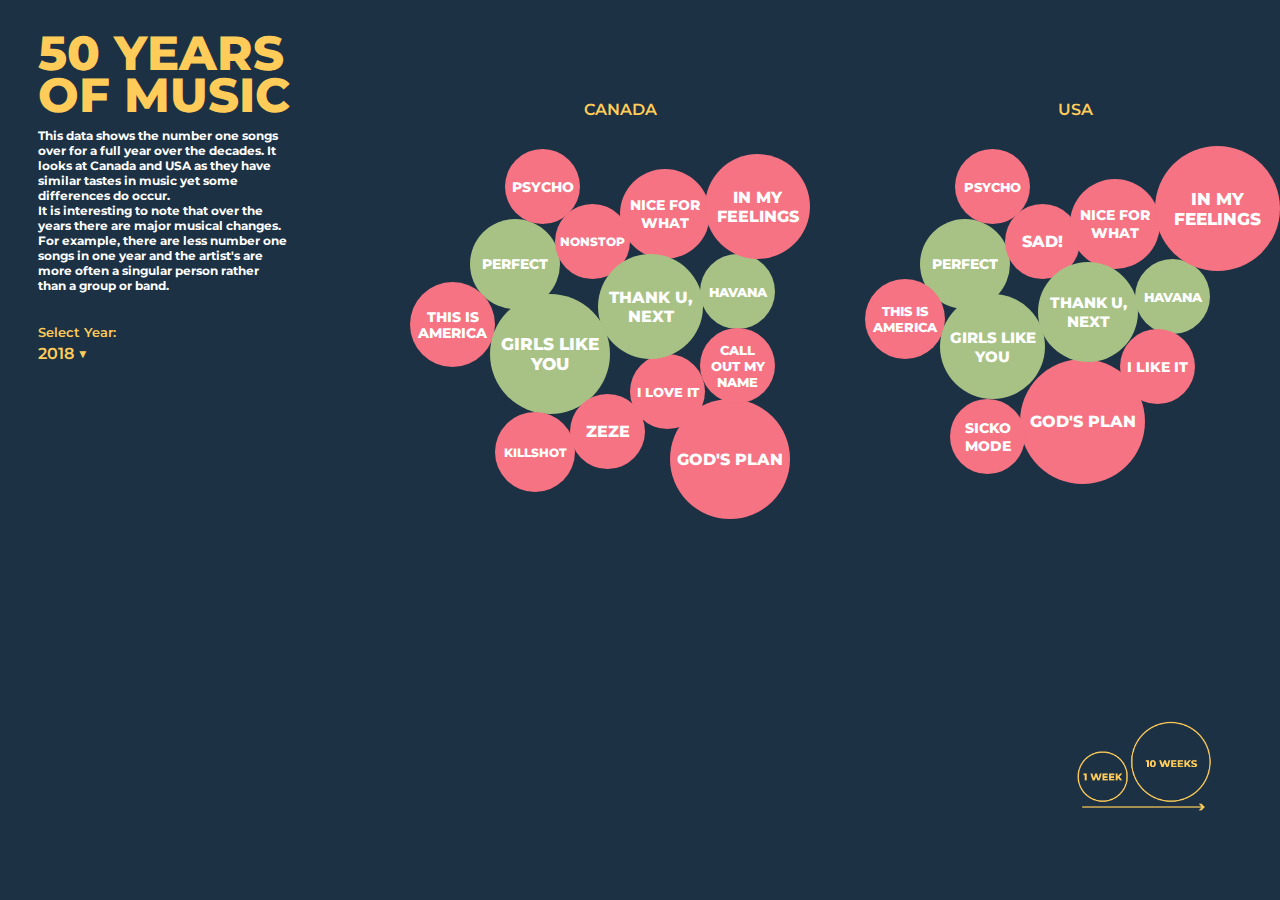
<file: index.html>
<!DOCTYPE HTML>
<html>

<head>
    <meta charset="uft-8">
    <title>50 YEARS OF MUSIC</title>
    <link rel="stylesheet" type="text/css" href="css/styles.css">
    <link href="https://fonts.googleapis.com/css?family=Montserrat:300,400,500,500i,600,700,800,900" rel="stylesheet">

</head>



<body class="background">


    <div>
        <h1 class="title">50 YEARS OF MUSIC</h1>
    </div>

    <div>
        <h6 class="blurb">
            This data shows the number one songs over for a full year over the decades. It looks at Canada and USA as they have similar tastes in music yet some differences do occur. <br> It is interesting to note that over the years there are major musical changes. For example, there are less number one songs in one year and the artist's are more often a singular person rather than a group or band.</h6>
    </div>

    <h6 class="selectyear">Select Year:</h6>
    
    <div class="dropdown">
        <a class="years">
            2018 &#9660;
        </a>
        <div class="dropdown-content">
            <a href="index.html">
                <p>2018</p>
            </a>
            <a href="2010.html">
                <p>2010</p>
            </a>
            <a href="2000.html">
                <p>2000</p>
            </a>
            <a href="1990.html">
                <p>1990</p>
            </a>
            <a href="1980.html">
                <p>1980</p>
            </a>
            <a href="1970.html">
                <p>1970</p>
            </a></div>

    </div>


    <div>
        <img class="scale" src="Images/Scale%202.png" alt="Scale showing that the bigger the circle the more weeks the song has been number one">
    </div>

    <div>
        <img class="colourscale" src="Images/Colour%20Scale%205.png" alt="scale showing different colours represent different genres">
    </div>






    <div>
        <div class="contcan">
            <div>
                <h3 class="country">CANADA</h3>
            </div>
            <span class="circle1 circle" onclick="action1();">
                <a class="songs">PERFECT</a>
            </span>
            <span class="circle2 circle" onclick="action2();">
                <a class="songs">HAVANA</a>
            </span>
            <span class="circle3 circle">
                <a class="songs">GOD'S PLAN</a>
            </span>
            <span class="circle4 circle">
                <a class="songs">CALL<br> OUT MY <br>NAME </a>
            </span>
            <span class="circle5 circle">
                <a class="songs">NICE FOR WHAT</a>
            </span>
            <span class="circle6 circle">
                <a class="songs">PSYCHO</a>
            </span>
            <span class="circle7 circle">
                <a class="songs">THIS IS AMERICA</a>
            </span>
            <span class="circle8 circle">
                <a class="songs">GIRLS LIKE YOU </a>
            </span>
            <span class="circle9 circle">
                <a class="songs">NONSTOP</a>
            </span>
            <span class="circle10 circle" onclick="action3();">
                <a class="songs">IN MY FEELINGS</a>
            </span>
            <span class="circle11 circle">
                <a class="songs">I LOVE IT</a>
            </span>
            <span class="circle12 circle">
                <a class="songs">KILLSHOT</a>
            </span>
            <span class="circle13 circle">
                <a class="songs">ZEZE</a>
            </span>
            <span class="circle14 circle">
                <a class="songs">THANK U, NEXT </a>
            </span>
        </div>




        <div class="contusa">
            <div>
                <h3 class="country">USA</h3>
            </div>
            <span class="circle1 circle" onclick="action1();">
                <a class="songs">PERFECT</a>
            </span>
            <span class="circle16 circle" onclick="action2();">
                <a class="songs">HAVANA</a>
            </span>
            <span class="circle17 circle">
                <a class="songs">GOD'S PLAN</a>
            </span>
            <span class="circle18 circle">
                <a class="songs">I LIKE IT</a>
            </span>
            <span class="circle19 circle">
                <a class="songs">NICE FOR WHAT</a>
            </span>
            <span class="circle20 circle">
                <a class="songs">PSYCHO</a>
            </span>
            <span class="circle21 circle">
                <a class="songs">THIS IS AMERICA</a>
            </span>
            <span class="circle22 circle">
                <a class="songs">GIRLS LIKE YOU </a>
            </span>
            <span class="circle23 circle">
                <a class="songs">SAD!</a>
            </span>
            <span class="circle24 circle" onclick="action4();">
                <a class="songs">IN MY FEELINGS</a>
            </span>
            <span class="circle25 circle">
                <a class="songs">THANK U, NEXT</a>
            </span>
            <span class="circle26 circle">
                <a class="songs">SICKO MODE</a>
            </span>
        </div>

    </div>


    <div id="info1">
        <div class="songtitle genrepop">Perfect</div>
        <div class="infobox">
            <h6>ARTIST: Ed Sheeran <br> ALBUM: Divide <br> SONG RELEASE DATE: September 26, 2017 <br> WEEKS #1: January 3-20, 2018 <br> WEEKS TOTAL: 4 <br> Click <a href="https://www.youtube.com/watch?v=2Vv-BfVoq4g">HERE</a> for music video
                <img class="play" src="Images/Divide%202.png">
                
                <img class="album" alt="album art for Ed Sheeran's album Divide" src="Images/Divide.jpg">
            </h6>
        </div>
    </div>

    <div id="info2">
        <div class="songtitle genrepop">Havana</div>
        <div class="infobox">
            <h6>ARTIST: Camila Cabello feat. Young Thug <br> RELEASE DATE: August 3, 2017 <br>ALBUM: Camila <br> WEEKS #1: January 27, 2018 <br> WEEKS TOTAL: 1 <br> Click <a href="https://www.youtube.com/watch?v=BQ0mxQXmLsk">HERE</a> for music video
                <img class="play" src="Images/Camila%202.png">
                
                <img class="album" alt="album art for Camila Cabello's Camilo" src="Images/Camila.jpg">
            </h6>
        </div>
    </div>
    
    <div id="info3">
        <div class="songtitle genrehiphop">In My Feelings</div>
        <div class="infobox">
            <h6>ARTIST: Drake <br> RELEASE DATE: July 14, 2018 <br>ALBUM: Scorpion <br> WEEKS #1: July 21- September 1, 2018<br> WEEKS TOTAL: 7 <br> Click <a href="https://www.youtube.com/watch?v=DRS_PpOrUZ4">HERE</a> for music video
                <img class="play" src="Images/Scorpion%202.png">
                
                <img class="album" alt="album art for Drake's Scorpion" src="Images/Scorpion.png">
            </h6>
        </div>
    </div>
    
     <div id="info4">
         <div class="songtitle genrehiphop">In My Feelings
         </div>
        <div class="infobox">
            <h6>ARTIST: Drake <br> RELEASE DATE: July 14, 2018 <br>ALBUM: Scorpion <br> WEEKS #1: July 21- September 22, 2018<br> WEEKS TOTAL: 11 <br> Click <a href="https://www.youtube.com/watch?v=DRS_PpOrUZ4">HERE</a> for music video
                <img class="play" src="Images/Scorpion%202.png">
                
                <img class="album" alt="album art for Drake's Scorpion" src="Images/Scorpion.png">
            </h6>
        </div>
    </div>


    <script>
        function action1() {
            var x = document.getElementById("info1");
            if (x.style.display === "none") {
                x.style.display = "block";
            } else {
                x.style.display = "none";
            }

        }

        function action2() {
            var x = document.getElementById("info2");
            if (x.style.display === "none") {
                x.style.display = "block";
            } else {
                x.style.display = "none";
            }

        }
        
        function action3() {
            var x = document.getElementById("info3");
            if (x.style.display === "none") {
                x.style.display = "block";
            } else {
                x.style.display = "none";
            }

        }
        
        function action4() {
            var x = document.getElementById("info4");
            if (x.style.display === "none") {
                x.style.display = "block";
            } else {
                x.style.display = "none";
            }

        }
    </script>
</body>
    
    
</html>
</file>
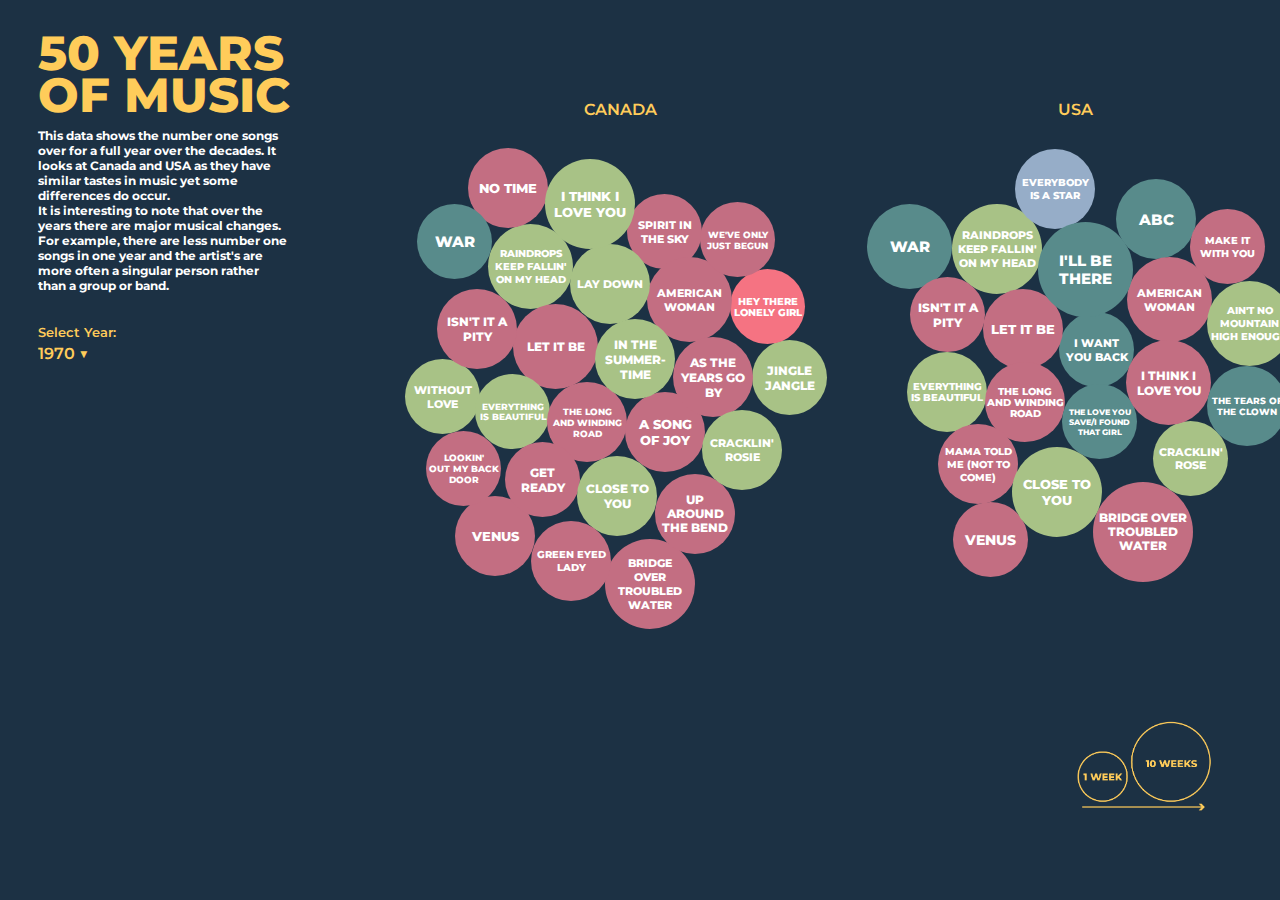
<file: 1970.html>
<!DOCTYPE HTML>
<html>

<head>
    <meta charset="uft-8">
    <title>50 YEARS OF MUSIC</title>
    <link rel="stylesheet" type="text/css" href="css/styles1970.css">
    <link href="https://fonts.googleapis.com/css?family=Montserrat:300,400,500,500i,600,700,800,900" rel="stylesheet">

</head>

<body class="background">


    <div>
        <h1 class="title">50 YEARS OF MUSIC</h1>
    </div>

    <div>
        <h6 class="blurb">
            This data shows the number one songs over for a full year over the decades. It looks at Canada and USA as they have similar tastes in music yet some differences do occur. <br> It is interesting to note that over the years there are major musical changes. For example, there are less number one songs in one year and the artist's are more often a singular person rather than a group or band.</h6>
    </div>

    <h6 class="selectyear">Select Year:</h6>

    <div class="dropdown">
        <a class="years">
            1970 &#9660;
        </a>
        <div class="dropdown-content">
            <a href="index.html">
                <p>2018</p>
            </a>
            <a href="2010.html">
                <p>2010</p>
            </a>
            <a href="2000.html">
                <p>2000</p>
            </a>
            <a href="1990.html">
                <p>1990</p>
            </a>
            <a href="1980.html">
                <p>1980</p>
            </a>
            <a href="1970.html">
                <p>1970</p>
            </a></div>

    </div>


    <div>
        <img class="scale" src="Images/Scale%202.png" alt="Scale showing that the bigger the circle the more weeks the song has been number one">
    </div>

    <div>
        <img class="colourscale" src="Images/Colour%20Scale%205.png" alt="scale showing different colours represent different genres">
    </div>






    <div>
        <div class="contcan">
            <div>
                <h3 class="country">CANADA</h3>
            </div>
            <span class="circle1 circle">
                <a class="songs">RAINDROPS KEEP FALLIN' ON MY HEAD</a>
            </span>
            <span class="circle2 circle">
                <a class="songs">JINGLE JANGLE</a>
            </span>
            <span class="circle3 circle">
                <a class="songs">VENUS</a>
            </span>
            <span class="circle4 circle">
                <a class="songs">WITHOUT LOVE</a>
            </span>
            <span class="circle5 circle">
                <a class="songs">HEY THERE LONELY GIRL</a>
            </span>
            <span class="circle6 circle">
                <a class="songs">NO TIME</a>
            </span>
            <span class="circle7 circle">
                <a class="songs">BRIDGE <br>OVER TROUBLED WATER</a>
            </span>
            <span class="circle8 circle" onclick="action2();">
                <a class="songs">LET IT BE</a>
            </span>
            <span class="circle9 circle" onclick="action1();">
                <a class="songs">SPIRIT IN THE SKY</a>
            </span>
            <span class="circle10 circle" onclick="action4();">
                <a class="songs">AMERICAN WOMAN</a>
            </span>
            <span class="circle11 circle">
                <a class="songs">UP <br>AROUND THE BEND</a>
            </span>
            <span class="circle12 circle">
                <a class="songs">EVERYTHING <br> IS BEAUTIFUL</a>
            </span>
            <span class="circle13 circle">
                <a class="songs">THE LONG <br>AND WINDING ROAD</a>
            </span>
            <span class="circle14 circle">
                <a class="songs">GET <br>READY</a>
            </span>
            <span class="circle15 circle">
                <a class="songs">LAY DOWN</a>
            </span>
            <span class="circle16 circle">
                <a class="songs">A SONG<br>OF JOY</a>
            </span>
            <span class="circle17 circle">
                <a class="songs">CLOSE TO YOU</a>
            </span>
            <span class="circle18 circle">
                <a class="songs">AS THE YEARS GO BY</a>
            </span>
            <span class="circle19 circle">
                <a class="songs">IN THE SUMMER- <br>TIME</a>
            </span>
            <span class="circle20 circle">
                <a class="songs">WAR</a>
            </span>
            <span class="circle21 circle">
                <a class="songs">LOOKIN' <br>OUT MY BACK DOOR</a>
            </span>
            <span class="circle22 circle">
                <a class="songs">CRACKLIN' ROSIE</a>
            </span>
            <span class="circle23 circle">
                <a class="songs">GREEN EYED LADY</a>
            </span>
            <span class="circle24 circle">
                <a class="songs">WE'VE ONLY JUST BEGUN</a>
            </span>
            <span class="circle25 circle">
                <a class="songs">I THINK I LOVE YOU</a>
            </span>
            <span class="circle26 circle">
                <a class="songs">ISN'T IT A PITY</a>
            </span>
        </div>




        <div class="contusa">
            <div>
                <h3 class="country">USA</h3>
            </div>
            <span class="circle27 circle">
                <h6 class="songs">RAINDROPS KEEP FALLIN' ON MY HEAD</h6>
            </span>
            <span class="circle28 circle">
                <h6 class="songs">I WANT <br>YOU BACK</h6>
            </span>
            <span class="circle29 circle">
                <h6 class="songs">VENUS</h6>
            </span>
            <span class="circle30 circle">
                <h6 class="songs">EVERYBODY <br>IS A STAR</h6>
            </span>
            <span class="circle31 circle">
                <h6 class="songs">BRIDGE OVER TROUBLED WATER</h6>
            </span>
            <span class="circle32 circle" onclick="action3();">
                <h6 class="songs">LET IT BE</h6>
            </span>
            <span class="circle33 circle">
                <h6 class="songs">ABC</h6>
            </span>
            <span class="circle34 circle" onclick="action4();">
                <h6 class="songs">AMERICAN WOMAN</h6>
            </span>
            <span class="circle35 circle">
                <h6 class="songs">EVERYTHING <br>IS BEAUTIFUL</h6>
            </span>
            <span class="circle36 circle">
                <h6 class="songs">THE LONG <br>AND WINDING ROAD</h6>
            </span>
            <span class="circle37 circle">
                <h6 class="songs">THE LOVE YOU SAVE/I FOUND THAT GIRL</h6>
            </span>
            <span class="circle38 circle">
                <h6 class="songs">MAMA TOLD ME (NOT TO COME)</h6>
            </span>
            <span class="circle39 circle">
                <h6 class="songs">CLOSE TO YOU</h6>
            </span>
            <span class="circle40 circle">
                <h6 class="songs">MAKE IT WITH YOU</h6>
            </span>
            <span class="circle41 circle">
                <h6 class="songs">WAR</h6>
            </span>
            <span class="circle42 circle">
                <h6 class="songs">AIN'T NO MOUNTAIN HIGH ENOUGH</h6>
            </span>
            <span class="circle43 circle">
                <h6 class="songs">CRACKLIN' ROSE</h6>
            </span>
            <span class="circle44 circle">
                <h6 class="songs">I'LL BE THERE</h6>
            </span>
            <span class="circle45 circle">
                <h6 class="songs">I THINK I LOVE YOU</h6>
            </span>
            <span class="circle46 circle">
                <h6 class="songs">THE TEARS OF THE CLOWN</h6>
            </span>
            <span class="circle47 circle">
                <h6 class="songs">ISN'T IT A PITY</h6>
            </span>
        </div>

    </div>


    <div id="info1">
        <div class="songtitle genrerock">Spirit in the Sky</div>
        <div class="infobox">
            <h6>ARTIST: Norman Greenbaum<br> RELEASE DATE: (late 1969) <br>ALBUM: Spirit in the Sky<br> WEEKS #1: May 2, 1970<br> WEEKS TOTAL: 1 <br> Click <a href="https://www.youtube.com/watch?v=AZQxH_8raCI">HERE</a> for music video

                <img id="pausePlay" onclick="play()" class="play" src="Images/Spirit_Play.png">
<!--                <img class="pause" src="Images/Spirit_Pause.png">-->

                <img class="album" alt="album art for Norman Greenbaum's album Spirit in the Sky" src="Images/Spirit%20in%20the%20Sky.jpg">

                <audio>
                    <source src="audio/Spirit_trimmed.mp3" type="audio/mp3">
                </audio>

            </h6>
        </div>
    </div>

    <div id="info2">
        <div class="songtitle genrerock">Let it Be</div>
        <div class="infobox">
            <h6>ARTIST: The Beatles<br> RELEASE DATE: March 6, 1970 <br>ALBUM: Let it Be<br> WEEKS #1: April 11-25, 1970<br> WEEKS TOTAL: 3 <br> Click <a href="https://www.youtube.com/watch?v=ky-CCvwn1is">HERE</a> for music video
                <img class="play" src="Images/Let%20it%20Be%202.png">

                <img class="album" alt="album art for The Beatles album Let it Be" src="Images/Let%20it%20Be.jpg">
            </h6>
        </div>
    </div>

    <div id="info3">
        <div class="songtitle genrerock">Let it Be</div>
        <div class="infobox">
            <h6>ARTIST: The Beatles<br> RELEASE DATE: March 6, 1970 <br>ALBUM: Let it Be<br> WEEKS #1: April 11-18, 1970<br> WEEKS TOTAL: 2 <br> Click <a href="https://www.youtube.com/watch?v=ky-CCvwn1is">HERE</a> for music video
                <img class="play" src="Images/Let%20it%20Be%202.png">

                <img class="album" alt="album art for The Beatles album Let it Be" src="Images/Let%20it%20Be.jpg">
            </h6>
        </div>
    </div>

    <div id="info4">
        <div class="songtitle genrerock">American Woman</div>
        <div class="infobox">
            <h6>ARTIST: Guess Who<br> RELEASE DATE: March, 1970 <br>ALBUM: American Woman<br> WEEKS #1: May 9-23, 1970<br> WEEKS TOTAL: 3 <br> Click <a href="https://www.youtube.com/watch?v=gkqfpkTTy2w">HERE</a> for music video
                <img class="play" src="Images/American%20Woman%202.png">

                <img class="album" alt="album art for Guess Who's album American Woman" src="Images/American%20Woman.jpg">
            </h6>
        </div>
    </div>


    <script>
        var audio = new Audio('audio/Spirit_trimmed.mp3');
        var playing = false;
        var pausePlay = document.getElementById("pausePlay");

console.log("Javascript loaded");
        
        function action1() {
            var x = document.getElementById("info1");
            if (x.style.display === "none") {
                x.style.display = "block";
            } else {
                x.style.display = "none";
            }

        }

        function action2() {
            var x = document.getElementById("info2");
            if (x.style.display === "none") {
                x.style.display = "block";
            } else {
                x.style.display = "none";
            }

        }

        function action3() {
            var x = document.getElementById("info3");
            if (x.style.display === "none") {
                x.style.display = "block";
            } else {
                x.style.display = "none";
            }

        }

        function action4() {
            var x = document.getElementById("info4");
            if (x.style.display === "none") {
                x.style.display = "block";
            } else {
                x.style.display = "none";
            }

        }

        function play() {

            if (playing == false) {

                audio.play();

                playing = true;

                pausePlay.src = "Images/Spirit_Pause.png";
                

            } else if (playing == true) {

                audio.pause();

                playing = false;

                pausePlay.src = "Images/Spirit_Play.png";



            }


        }

    </script>
</body>

</html>
</file>
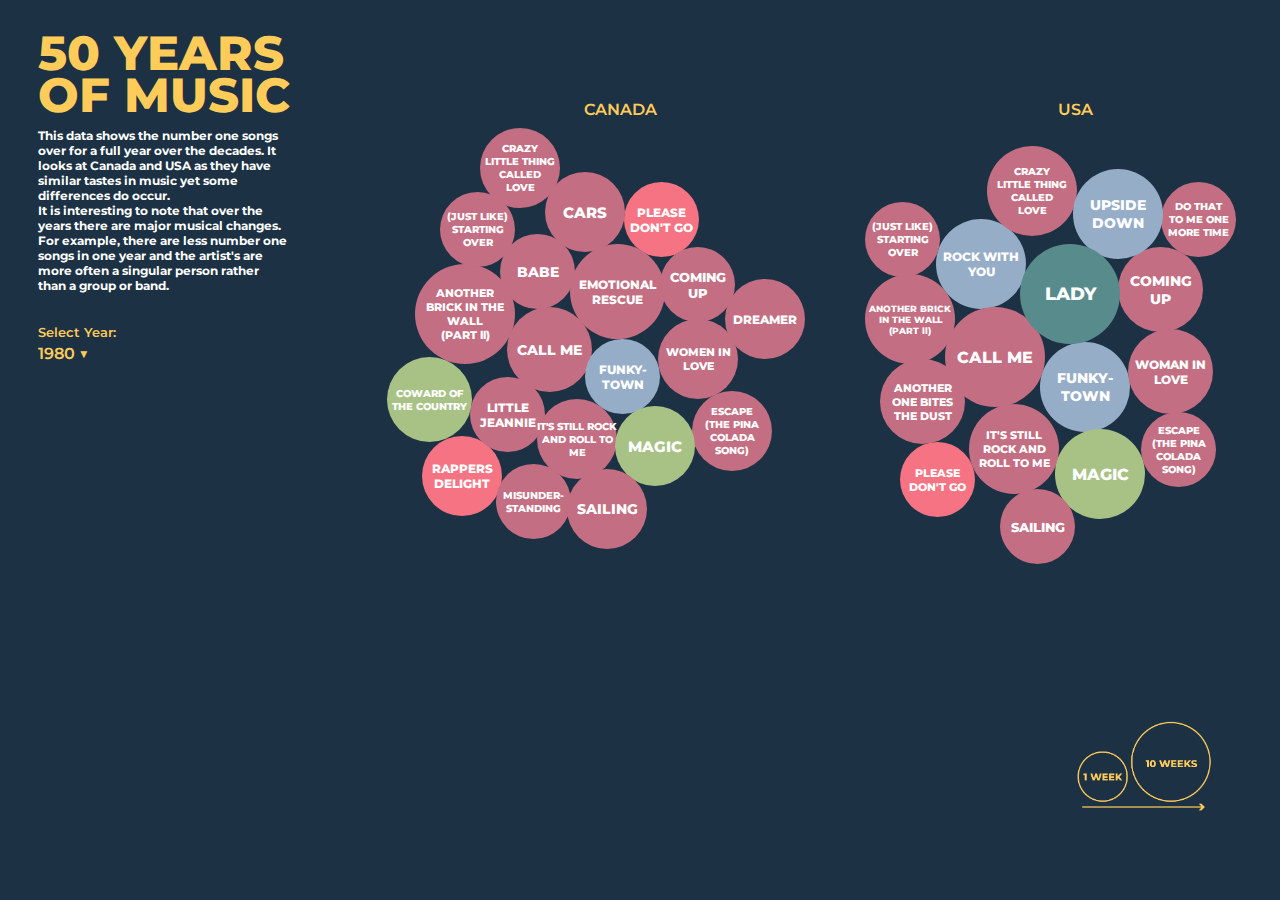
<file: 1980.html>
<!DOCTYPE HTML>
<html>

<head>
    <meta charset="uft-8">
    <title>50 YEARS OF MUSIC</title>
    <link rel="stylesheet" type="text/css" href="css/styles1980.css">
    <link href="https://fonts.googleapis.com/css?family=Montserrat:300,400,500,500i,600,700,800,900" rel="stylesheet">

</head>

<body class="background">


    <div>
        <h1 class="title">50 YEARS OF MUSIC</h1>
    </div>

    <div>
        <h6 class="blurb">
            This data shows the number one songs over for a full year over the decades. It looks at Canada and USA as they have similar tastes in music yet some differences do occur. <br> It is interesting to note that over the years there are major musical changes. For example, there are less number one songs in one year and the artist's are more often a singular person rather than a group or band.</h6>
    </div>

    <h6 class="selectyear">Select Year:</h6>

    <div class="dropdown">
        <a class="years">
            1980 &#9660;
        </a>
        <div class="dropdown-content">
            <a href="index.html">
                <p>2018</p>
            </a>
            <a href="2010.html">
                <p>2010</p>
            </a>
            <a href="2000.html">
                <p>2000</p>
            </a>
            <a href="1990.html">
                <p>1990</p>
            </a>
            <a href="1980.html">
                <p>1980</p>
            </a>
            <a href="1970.html">
                <p>1970</p>
            </a></div>

    </div>


    <div>
        <img class="scale" src="Images/Scale%202.png" alt="Scale showing that the bigger the circle the more weeks the song has been number one">
    </div>

    <div>
        <img class="colourscale" src="Images/Colour%20Scale%205.png" alt="scale showing different colours represent different genres">
    </div>






    <div>
        <div class="contcan">
            <div>
                <h3 class="country">CANADA</h3>
            </div>
            <span class="circle1 circle">
                <a class="songs">BABE</a>
            </span>
            <span class="circle2 circle" onclick="action3();">
                <a class="songs">ESCAPE <br>(THE  PINA COLADA SONG)</a>
            </span>
            <span class="circle3 circle">
                <a class="songs">RAPPERS DELIGHT</a>
            </span>
            <span class="circle4 circle">
                <a class="songs">COWARD OF THE COUNTRY</a>
            </span>
            <span class="circle5 circle">
                <a class="songs">PLEASE DON'T GO</a>
            </span>
            <span class="circle6 circle">
                <a class="songs">CRAZY <br>LITTLE THING CALLED <br>LOVE</a>
            </span>
            <span class="circle7 circle">
                <a class="songs">ANOTHER <br>BRICK IN THE WALL <br>(PART ll)</a>
            </span>
            <span class="circle8 circle" onclick="action1();">
                <a class="songs">CALL ME</a>
            </span>
            <span class="circle9 circle">
                <a class="songs">CARS</a>
            </span>
            <span class="circle10 circle">
                <a class="songs">COMING UP</a>
            </span>
            <span class="circle11 circle">
                <a class="songs">FUNKY-<br>TOWN</a>
            </span>
            <span class="circle12 circle">
                <a class="songs">LITTLE JEANNIE</a>
            </span>
            <span class="circle13 circle">
                <a class="songs">IT'S STILL ROCK AND ROLL TO ME</a>
            </span>
            <span class="circle14 circle">
                <a class="songs">MISUNDER-<br>STANDING</a>
            </span>
            <span class="circle15 circle">
                <a class="songs">EMOTIONAL RESCUE</a>
            </span>
            <span class="circle16 circle">
                <a class="songs">MAGIC</a>
            </span>
            <span class="circle17 circle">
                <a class="songs">SAILING</a>
            </span>
            <span class="circle18 circle">
                <a class="songs">WOMEN IN LOVE</a>
            </span>
            <span class="circle19 circle">
                <a class="songs">DREAMER</a>
            </span>
            <span class="circle20 circle">
                <a class="songs">(JUST LIKE) STARTING OVER</a>
            </span>
        </div>




        <div class="contusa">
            <div>
                <h3 class="country">USA</h3>
            </div>
            <span class="circle21 circle">
                <h6 class="songs">PLEASE DON'T GO</h6>
            </span>
            <span class="circle22 circle" onclick="action4();">
                <h6 class="songs">ESCAPE <br>(THE PINA COLADA SONG)</h6>
            </span>
            <span class="circle23 circle">
                <h6 class="songs">ROCK WITH YOU</h6>
            </span>
            <span class="circle24 circle">
                <h6 class="songs">DO THAT <br>TO ME ONE MORE TIME</h6>
            </span>
            <span class="circle25 circle">
                <h6 class="songs">CRAZY <br>LITTLE THING CALLED <br>LOVE</h6>
            </span>
            <span class="circle26 circle">
                <h6 class="songs">ANOTHER BRICK IN THE WALL (PART ll)</h6>
            </span>
            <span class="circle27 circle" onclick="action2();">
                <h6 class="songs">CALL ME</h6>
            </span>
            <span class="circle28 circle">
                <h6 class="songs">FUNKY-<br>TOWN</h6>
            </span>
            <span class="circle29 circle">
                <h6 class="songs">COMING UP</h6>
            </span>
            <span class="circle30 circle">
                <h6 class="songs">IT'S STILL ROCK AND ROLL TO ME</h6>
            </span>
            <span class="circle31 circle">
                <h6 class="songs">MAGIC</h6>
            </span>
            <span class="circle32 circle">
                <h6 class="songs">SAILING</h6>
            </span>
            <span class="circle33 circle">
                <h6 class="songs">UPSIDE DOWN</h6>
            </span>
            <span class="circle34 circle" onclick="action5();">
                <h6 class="songs">ANOTHER ONE BITES THE DUST</h6>
            </span>
            <span class="circle35 circle">
                <h6 class="songs">WOMAN IN LOVE</h6>
            </span>
            <span class="circle36 circle">
                <h6 class="songs">LADY</h6>
            </span>
            <span class="circle37 circle">
                <h6 class="songs">(JUST LIKE) STARTING OVER</h6>
            </span>
        </div>

    </div>


    <div id="info1">
        <div class="songtitle genrerock">Call Me</div>
        <div class="infobox">
            <h6>ARTIST: Blondie<br> RELEASE DATE: February 1, 1980 <br>ALBUM: American Gigolo<br> WEEKS #1: May 3-17, 1980<br> WEEKS TOTAL: 3 <br> Click <a href="https://www.youtube.com/watch?v=StKVS0eI85I">HERE</a> for music video
                <img class="play" src="Images/American%20Gigolo%202.png">
                
                <img class="album" alt="album art for movie American Gigolo soundtrack" src="Images/American%20Gigolo.jpg">
            </h6>
        </div>
    </div>

    <div id="info2">
        <div class="songtitle genrerock">Call Me</div>
        <div class="infobox">
            <h6>ARTIST: Blondie<br> RELEASE DATE: February 1, 1980 <br>ALBUM: American Gigolo<br> WEEKS #1: April 19- May 24, 1980<br> WEEKS TOTAL: 6 <br> Click <a href="https://www.youtube.com/watch?v=StKVS0eI85I">HERE</a> for music video
                <img class="play" src="Images/American%20Gigolo%202.png">
                
                <img class="album" alt="album art for movie American Gigolo soundtrack" src="Images/American%20Gigolo.jpg">
            </h6>
        </div>
    </div>

    <div id="info3">
        <div class="songtitle2 genrerock">Escape (The Pina Colada Song)</div>
        <div class="infobox">
            <h6>ARTIST: Rupert Holmes <br> RELEASE DATE: September 21, 1979 <br>ALBUM: Partners in Crime<br> WEEKS #1: January 12-19<br> WEEKS TOTAL: 2 <br> Click <a href="https://www.youtube.com/watch?v=_WkR2Tv4dq4">HERE</a> for music video
                <img class="play" src="Images/Partners%20in%20Crime%202.png">
                
                <img class="album" alt="album art for Rupert Holmes album Partners in Crime" src="Images/Partners%20in%20Crime.jpg">
            </h6>
        </div>
    </div>

    <div id="info4">
        <div class="songtitle2 genrerock">Escape (The Pina Colada Song)</div>
        <div class="infobox">
            <h6>ARTIST: Rupert Holmes <br> RELEASE DATE: September 21, 1979 <br>ALBUM: Partners in Crime<br> WEEKS #1: January 12<br> WEEKS TOTAL: 1 <br> Click <a href="https://www.youtube.com/watch?v=_WkR2Tv4dq4">HERE</a> for music video
                <img class="play" src="Images/Partners%20in%20Crime%202.png">    
            
                <img class="album" alt="album art for Rupert Holmes album Partners in Crime" src="Images/Partners%20in%20Crime.jpg">
            </h6>
        </div>
    </div>
    
    <div id="info5">
        <div class="songtitle2 genrerock">Another One Bites the Dust
        </div>
        <div class="infobox">
            <h6>ARTIST: Queen <br> RELEASE DATE: August 22, 1980 <br>ALBUM: The Game<br> WEEKS #1: October4-18, 1980<br> WEEKS TOTAL: 3 <br> Click <a href="https://www.youtube.com/watch?v=rY0WxgSXdEE">HERE</a> for music video
                <img class="play" src="Images/The%20Game%202.png">
                
                <img class="album" alt="album art for Queen's album The Game" src="Images/The%20Game.png">
            </h6>
        </div>
    </div>


    <script>
        function action1() {
            var x = document.getElementById("info1");
            if (x.style.display === "none") {
                x.style.display = "block";
            } else {
                x.style.display = "none";
            }

        }

        function action2() {
            var x = document.getElementById("info2");
            if (x.style.display === "none") {
                x.style.display = "block";
            } else {
                x.style.display = "none";
            }

        }

        function action3() {
            var x = document.getElementById("info3");
            if (x.style.display === "none") {
                x.style.display = "block";
            } else {
                x.style.display = "none";
            }

        }

        function action4() {
            var x = document.getElementById("info4");
            if (x.style.display === "none") {
                x.style.display = "block";
            } else {
                x.style.display = "none";
            }

        }
        
        function action5() {
            var x = document.getElementById("info5");
            if (x.style.display === "none") {
                x.style.display = "block";
            } else {
                x.style.display = "none";
            }

        }
    </script>
</body>

</html>
</file>
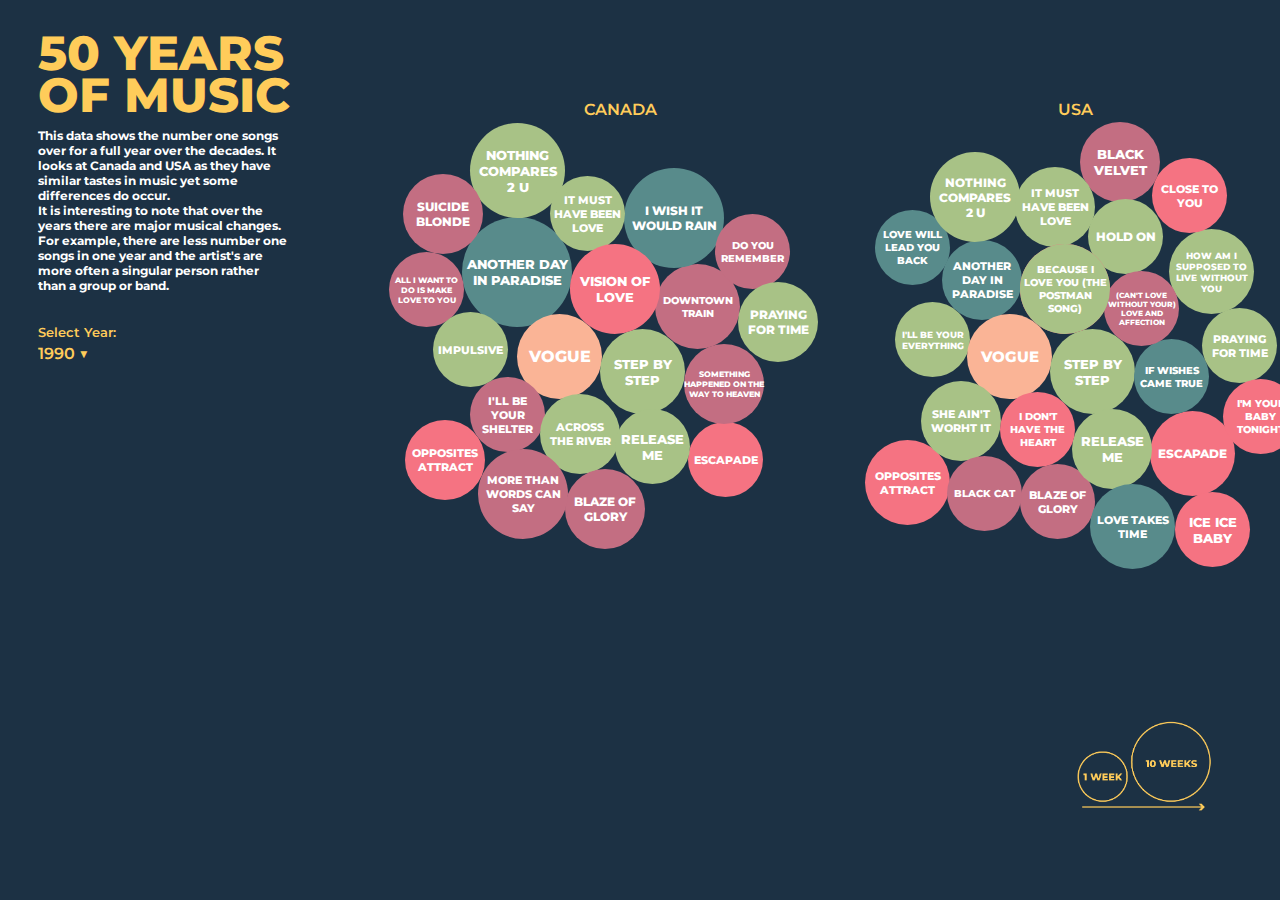
<file: 1990.html>
<!DOCTYPE HTML>
<html>

<head>
    <meta charset="uft-8">
    <title>50 YEARS OF MUSIC</title>
    <link rel="stylesheet" type="text/css" href="css/styles1990.css">
    <link href="https://fonts.googleapis.com/css?family=Montserrat:300,400,500,500i,600,700,800,900" rel="stylesheet">

</head>

<body class="background">


    <div>
        <h1 class="title">50 YEARS OF MUSIC</h1>
    </div>

    <div>
        <h6 class="blurb">
            This data shows the number one songs over for a full year over the decades. It looks at Canada and USA as they have similar tastes in music yet some differences do occur. <br> It is interesting to note that over the years there are major musical changes. For example, there are less number one songs in one year and the artist's are more often a singular person rather than a group or band.</h6>
    </div>

    <h6 class="selectyear">Select Year:</h6>

    <div class="dropdown">
        <a class="years">
            1990 &#9660;
        </a>
        <div class="dropdown-content">
            <a href="index.html">
                <p>2018</p>
            </a>
            <a href="2010.html">
                <p>2010</p>
            </a>
            <a href="2000.html">
                <p>2000</p>
            </a>
            <a href="1990.html">
                <p>1990</p>
            </a>
            <a href="1980.html">
                <p>1980</p>
            </a>
            <a href="1970.html">
                <p>1970</p>
            </a></div>

    </div>


    <div>
        <img class="scale" src="Images/Scale%202.png" alt="Scale showing that the bigger the circle the more weeks the song has been number one">
    </div>

    <div>
        <img class="colourscale" src="Images/Colour%20Scale%205.png" alt="scale showing different colours represent different genres">
    </div>






    <div>
        <div class="contcan">
            <div>
                <h3 class="country">CANADA</h3>
            </div>
            <span class="circle1 circle" onclick="action1();">
                <a class="songs">ANOTHER DAY IN PARADISE</a>
            </span>
            <span class="circle2 circle">
                <a class="songs">DOWNTOWN TRAIN</a>
            </span>
            <span class="circle3 circle">
                <a class="songs">OPPOSITES ATTRACT</a>
            </span>
            <span class="circle4 circle">
                <a class="songs">ESCAPADE</a>
            </span>
            <span class="circle5 circle">
                <a class="songs">I WISH IT WOULD RAIN</a>
            </span>
            <span class="circle6 circle">
                <a class="songs">NOTHING COMPARES<br> 2 U</a>
            </span>
            <span class="circle7 circle">
                <a class="songs">ALL I WANT TO DO IS MAKE LOVE TO YOU</a>
            </span>
            <span class="circle8 circle" onclick="action4();">
                <a class="songs">VOGUE</a>
            </span>
            <span class="circle9 circle">
                <a class="songs">IT MUST HAVE BEEN LOVE</a>
            </span>
            <span class="circle10 circle">
                <a class="songs">DO YOU REMEMBER</a>
            </span>
            <span class="circle11 circle">
                <a class="songs">STEP BY STEP</a>
            </span>
            <span class="circle12 circle">
                <a class="songs">I'LL BE YOUR SHELTER</a>
            </span>
            <span class="circle13 circle">
                <a class="songs">ACROSS <br>THE RIVER</a>
            </span>
            <span class="circle15 circle">
                <a class="songs">VISION OF LOVE</a>
            </span>
            <span class="circle16 circle">
                <a class="songs">RELEASE ME</a>
            </span>
            <span class="circle17 circle">
                <a class="songs">BLAZE OF GLORY</a>
            </span>
            <span class="circle18 circle">
                <a class="songs">SOMETHING HAPPENED ON THE WAY TO HEAVEN</a>
            </span>
            <span class="circle19 circle">
                <a class="songs">PRAYING FOR TIME</a>
            </span>
            <span class="circle20 circle">
                <a class="songs">SUICIDE BLONDE</a>
            </span>
            <span class="circle21 circle">
                <a class="songs">MORE THAN WORDS CAN SAY</a>
            </span>
            <span class="circle22 circle">
                <a class="songs">IMPULSIVE</a>
            </span>
        </div>




        <div class="contusa">
            <div>
                <h3 class="country">USA</h3>
            </div>
            <span class="circle23 circle" onclick="action2();">
                <h6 class="songs">ANOTHER DAY IN PARADISE</h6>
            </span>
            <span class="circle24 circle">
                <h6 class="songs">HOW AM I SUPPOSED TO LIVE WITHOUT YOU</h6>
            </span>
            <span class="circle25 circle">
                <h6 class="songs">OPPOSITES ATTRACT</h6>
            </span>
            <span class="circle26 circle">
                <h6 class="songs">ESCAPADE</h6>
            </span>
            <span class="circle27 circle">
                <h6 class="songs">BLACK VELVET</h6>
            </span>
            <span class="circle28 circle">
                <h6 class="songs">LOVE WILL LEAD YOU BACK</h6>
            </span>
            <span class="circle29 circle">
                <h6 class="songs">I'LL BE YOUR EVERYTHING</h6>
            </span>
            <span class="circle30 circle">
                <h6 class="songs">NOTHING COMPARES <br>2 U</h6>
            </span>
            <span class="circle31 circle" onclick="action5();">
                <h6 class="songs">VOGUE</h6>
            </span>
            <span class="circle32 circle">
                <h6 class="songs">HOLD ON</h6>
            </span>
            <span class="circle33 circle">
                <h6 class="songs">IT MUST HAVE BEEN LOVE</h6>
            </span>
            <span class="circle34 circle">
                <h6 class="songs">STEP BY STEP</h6>
            </span>
            <span class="circle35 circle">
                <h6 class="songs">SHE AIN'T WORHT IT</h6>
            </span>
            <span class="circle36 circle">
                <h6 class="songs">VISION OF LOVE</h6>
            </span>
            <span class="circle37 circle">
                <h6 class="songs">IF WISHES CAME TRUE</h6>
            </span>
            <span class="circle38 circle">
                <h6 class="songs">BLAZE OF GLORY</h6>
            </span>
            <span class="circle39 circle">
                <h6 class="songs">RELEASE ME</h6>
            </span>
            <span class="circle40 circle">
                <h6 class="songs">(CAN'T LOVE WITHOUT YOUR) LOVE AND AFFECTION</h6>
            </span>
            <span class="circle41 circle">
                <h6 class="songs">CLOSE TO YOU</h6>
            </span>
            <span class="circle42 circle">
                <h6 class="songs">PRAYING FOR TIME</h6>
            </span>
            <span class="circle43 circle">
                <h6 class="songs">I DON'T <br>HAVE THE HEART</h6>
            </span>
            <span class="circle44 circle">
                <h6 class="songs">BLACK CAT</h6>
            </span>
            <span class="circle45 circle" onclick="action3();">
                <h6 class="songs">ICE ICE BABY</h6>
            </span>
            <span class="circle46 circle">
                <h6 class="songs">LOVE TAKES TIME</h6>
            </span>
            <span class="circle47 circle">
                <h6 class="songs">I'M YOUR BABY TONIGHT</h6>
            </span>
            <span class="circle48 circle">
                <h6 class="songs">BECAUSE I <br>LOVE YOU (THE POSTMAN <br>SONG)</h6>
            </span>
        </div>

    </div>


    <div id="info1">
        <div class="songtitle genresoul">Another Day In Paradise</div>
        <div class="infobox">
            <h6>ARTIST: Phil Collins <br> RELEASE DATE: October 23, 1989 <br>ALBUM: ...But Seriously <br> WEEKS #1: December 16- February 3, 1990<br> WEEKS TOTAL: 8 <br> Click <a href="https://www.youtube.com/watch?v=Qt2mbGP6vFI">HERE</a> for music video
                <img class="play" src="Images/But%20Seriously%202.png">
                
                <img class="album" alt="album art for Phil Collins' album But Seriously" src="Images/But%20Seriously.jpg">
            </h6>
        </div>
    </div>

    <div id="info2">
        <div class="songtitle genresoul">Another Day In Paradise</div>
        <div class="infobox">
            <h6>ARTIST: Phil Collins <br> RELEASE DATE: October 23, 1989 <br>ALBUM: ...But Seriously <br> WEEKS #1: January 6-13, 1990<br> WEEKS TOTAL: 2 <br> Click <a href="https://www.youtube.com/watch?v=Qt2mbGP6vFI">HERE</a> for music video
                <img class="play" src="Images/But%20Seriously%202.png">
                
                <img class="album" alt="album art for Phil Collins' album But Seriously" src="Images/But%20Seriously.jpg">
            </h6>
        </div>
    </div>

    <div id="info3">
        <div class="songtitle genrehiphop">Ice Ice Baby</div>
        <div class="infobox">
            <h6>ARTIST: Vanilla Ice <br> RELEASE DATE: January 26, 2010 <br>ALBUM: Hooked <br> WEEKS #1: November 3, 1990<br> WEEKS TOTAL: 1 <br> Click <a href="https://www.youtube.com/watch?v=rog8ou-ZepE">HERE</a> for music video
                <img class="play" src="Images/Hooked%202.png">
                
                <img class="album" alt="album art for Vanilla Ice's album Hooked" src="Images/Hooked.jpg">
            </h6>
        </div>
    </div>

    <div id="info4">
        <div class="songtitle genreedm">Vogue
        </div>
        <div class="infobox">
            <h6>ARTIST: Madonna <br> RELEASE DATE: March 27, 1990 <br>ALBUM: I'm Breathless<br> WEEKS #1: June 16-30, 1990<br> WEEKS TOTAL: 3 <br> Click <a href="https://www.youtube.com/watch?v=GuJQSAiODqI">HERE</a> for music video
                <img class="play" src="Images/Im%20Breathless%202.png">
                
                <img class="album" alt="album art for Madonna's album I'm Breathless" src="Images/Im%20Breathless.png">
            </h6>
        </div>
    </div>
    
    <div id="info5">
        <div class="songtitle genreedm">Vogue
        </div>
        <div class="infobox">
            <h6>ARTIST: Madonna <br> RELEASE DATE: March 27, 1990 <br>ALBUM: I'm Breathless<br> WEEKS #1: May 19- June 3, 1990<br> WEEKS TOTAL: 3 <br> Click <a href="https://www.youtube.com/watch?v=GuJQSAiODqI">HERE</a> for music video
                <img class="play" src="Images/Im%20Breathless%202.png">
                
                <img class="album" alt="album art for Madonna's album I'm Breathless" src="Images/Im%20Breathless.png">
            </h6>
        </div>
    </div>


    <script>
        function action1() {
            var x = document.getElementById("info1");
            if (x.style.display === "none") {
                x.style.display = "block";
            } else {
                x.style.display = "none";
            }

        }

        function action2() {
            var x = document.getElementById("info2");
            if (x.style.display === "none") {
                x.style.display = "block";
            } else {
                x.style.display = "none";
            }

        }

        function action3() {
            var x = document.getElementById("info3");
            if (x.style.display === "none") {
                x.style.display = "block";
            } else {
                x.style.display = "none";
            }

        }

        function action4() {
            var x = document.getElementById("info4");
            if (x.style.display === "none") {
                x.style.display = "block";
            } else {
                x.style.display = "none";
            }

        }
        
        function action5() {
            var x = document.getElementById("info5");
            if (x.style.display === "none") {
                x.style.display = "block";
            } else {
                x.style.display = "none";
            }

        }
    </script>
</body>

</html>
</file>
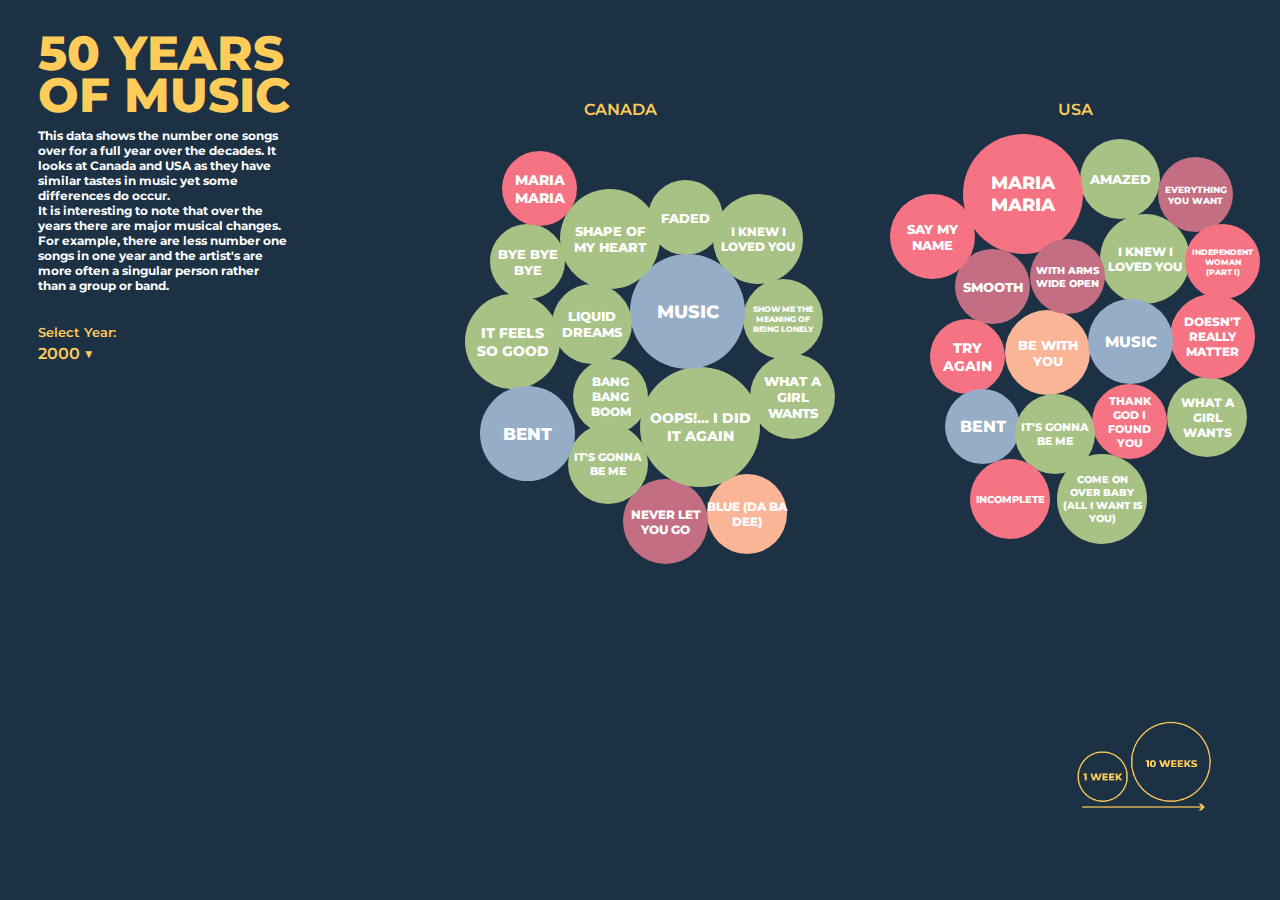
<file: 2000.html>
<!DOCTYPE HTML>
<html>

<head>
    <meta charset="uft-8">
    <title>50 YEARS OF MUSIC</title>
    <link rel="stylesheet" type="text/css" href="css/styles2000.css">
    <link href="https://fonts.googleapis.com/css?family=Montserrat:300,400,500,500i,600,700,800,900" rel="stylesheet">

</head>

<body class="background">


    <div>
        <h1 class="title">50 YEARS OF MUSIC</h1>
    </div>

    <div>
        <h6 class="blurb">
            This data shows the number one songs over for a full year over the decades. It looks at Canada and USA as they have similar tastes in music yet some differences do occur. <br> It is interesting to note that over the years there are major musical changes. For example, there are less number one songs in one year and the artist's are more often a singular person rather than a group or band.</h6>
    </div>

     <h6 class="selectyear">Select Year:</h6>
    
    <div class="dropdown">
        <a class="years">
            2000 &#9660;
        </a>
        <div class="dropdown-content">
            <a href="index.html">
                <p>2018</p>
            </a>
            <a href="2010.html">
                <p>2010</p>
            </a>
            <a href="2000.html">
                <p>2000</p>
            </a>
            <a href="1990.html">
                <p>1990</p>
            </a>
            <a href="1980.html">
                <p>1980</p>
            </a>
            <a href="1970.html">
                <p>1970</p>
            </a></div>

    </div>


    <div>
        <img class="scale" src="Images/Scale%202.png" alt="Scale showing that the bigger the circle the more weeks the song has been number one">
    </div>

    <div>
        <img class="colourscale" src="Images/Colour%20Scale%205.png" alt="scale showing different colours represent different genres">
    </div>






    <div>
        <div class="contcan">
            <div>
                <h3 class="country">CANADA</h3>
            </div>
            <span class="circle1 circle"onclick="action3();">
                <a class="songs">BLUE (DA BA DEE)</a>
            </span>
            <span class="circle2 circle">
                <a class="songs">I KNEW I <br>LOVED YOU</a>
            </span>
            <span class="circle3 circle">
                <a class="songs">WHAT A GIRL WANTS</a>
            </span>
            <span class="circle4 circle">
                <a class="songs">SHOW ME THE MEANING OF BEING LONELY</a>
            </span>
            <span class="circle5 circle">
                <a class="songs">FADED</a>
            </span>
            <span class="circle6 circle">
                <a class="songs">BYE BYE BYE</a>
            </span>
            <span class="circle7 circle">
                <a class="songs">NEVER LET YOU GO</a>
            </span>
            <span class="circle8 circle">
                <a class="songs">MARIA MARIA</a>
            </span>
            <span class="circle9 circle">
                <a class="songs">IT FEELS <br>SO GOOD</a>
            </span>
            <span class="circle10 circle">
                <a class="songs">OOPS!... I DID <br>IT AGAIN</a>
            </span>
            <span class="circle11 circle" onclick="action1();">
                <a class="songs">IT'S GONNA<br>BE ME</a>
            </span>
            <span class="circle12 circle">
                <a class="songs">BENT</a>
            </span>
            <span class="circle13 circle">
                <a class="songs">BANG BANG BOOM</a>
            </span>
            <span class="circle14 circle" onclick="action4();">
                <a class="songs">MUSIC</a>
            </span>
            <span class="circle15 circle">
                <a class="songs">SHAPE OF<br> MY HEART</a>
            </span>
            <span class="circle16 circle"><a class="songs">LIQUID DREAMS</a></span>
        </div>




        <div class="contusa">
            <div>
                <h3 class="country">USA</h3>
            </div>
            <span class="circle17 circle">
                <a class="songs">SMOOTH</a>
            </span>
            <span class="circle18 circle">
                <a class="songs">WHAT A GIRL WANTS</a>
            </span>
            <span class="circle19 circle">
                <a class="songs">I KNEW I LOVED YOU</a>
            </span>
            <span class="circle20 circle">
                <a class="songs">THANK <br>GOD I FOUND <br>YOU</a>
            </span>
            <span class="circle21 circle">
                <a class="songs">AMAZED</a>
            </span>
            <span class="circle22 circle">
                <a class="songs">SAY MY NAME</a>
            </span>
            <span class="circle23 circle">
                <a class="songs">MARIA MARIA</a>
            </span>
            <span class="circle24 circle">
                <a class="songs">TRY AGAIN</a>
            </span>
            <span class="circle25 circle">
                <a class="songs">BE WITH YOU</a>
            </span>
            <span class="circle26 circle">
                <a class="songs">EVERYTHING YOU WANT</a>
            </span>
            <span class="circle27 circle">
                <a class="songs">BENT</a>
            </span>
            <span class="circle28 circle" onclick="action2();">
                <a class="songs">IT'S GONNA BE ME</a>
            </span>
            <span class="circle29 circle">
                <a class="songs">INCOMPLETE</a>
            </span>
            <span class="circle30 circle">
                <a class="songs">DOESN'T REALLY MATTER</a>
            </span>
            <span class="circle31 circle" onclick="action5();">
                <a class="songs">MUSIC</a>
            </span>
            <span class="circle32 circle">
                <a class="songs">COME ON <br>OVER BABY <br>(ALL I WANT IS YOU)</a>
            </span>
            <span class="circle33 circle">
                <a class="songs">WITH ARMS WIDE OPEN</a>
            </span>
            <span class="circle34 circle"><a class="songs">INDEPENDENT WOMAN <br>(PART l)</a></span>
        </div>

    </div>


    <div id="info1">
        <div class="songtitle genrepop">It's Gonna Be Me</div>
        <div class="infobox">
            <h6>ARTIST: N'SYNC <br> RELEASE DATE: June 12, 2000 <br>ALBUM: No Strings Attached<br> WEEKS #1: July 10-24, 2000 <br> WEEKS TOTAL: 2 <br> Click <a href="https://www.youtube.com/watch?v=GQMlWwIXg3M">HERE</a> for music video
                <img class="play" src="Images/No%20Strings%20Attached%202.png">
                
                <img class="album" alt="album art for N'SYNC's albm No Strings Attached" src="Images/No%20Strings%20Attached.png">
            </h6>
        </div>
    </div>

    <div id="info2">
        <div class="songtitle genrepop">It's Gonna Be Me</div>
        <div class="infobox">
            <h6>ARTIST: N'SYNC <br> RELEASE DATE: June 12, 2000 <br>ALBUM: No Strings Attached<br> WEEKS #1: July 29- August 5, 2000 <br> WEEKS TOTAL: 2 <br> Click <a href="https://www.youtube.com/watch?v=GQMlWwIXg3M">HERE</a> for music video
                <img class="play" src="Images/No%20Strings%20Attached%202.png">
                
                <img class="album" alt="album art for N'SYNC's albm No Strings Attached" src="Images/No%20Strings%20Attached.png">
            </h6>
        </div>
    </div>

    <div id="info3">
        <div class="songtitle genreedm">Blue (Da Ba Dee)</div>
        <div class="infobox">
            <h6>ARTIST: Eiffel 65 <br> RELEASE DATE: January 26, 2010 <br>ALBUM: Europop <br> WEEKS #1: December 13-January 3, 2000<br> WEEKS TOTAL: 2 <br> Click <a href="https://www.youtube.com/watch?v=68ugkg9RePc">HERE</a> for music video
                <img class="play" src="Images/Europop%202.png">
                
                <img class="album" alt="album art for Eiffel 65's album Europop" src="Images/Europop.jpg">
            </h6>
        </div>
    </div>

    <div id="info4">
        <div class="songtitle genredisco">Music
        </div>
        <div class="infobox">
            <h6>ARTIST: Madonna <br> ALBUM: Music <br> SONG RELEASE DATE: August 1, 2000 <br> WEEKS #1: September 11- November 9, 2000<br> WEEKS TOTAL: 9 <br> Click <a href="https://www.youtube.com/watch?v=Sdz2oW0NMFk">HERE</a> for music video
                <img class="play" src="Images/Music%202.png">
                
                <img class="album" alt="album art for Madonna's album Music" src="Images/Music.jpg">
            </h6>
        </div>
    </div>
    
    <div id="info5">
        <div class="songtitle genredisco">Music
        </div>
        <div class="infobox">
            <h6>ARTIST: Madonna <br> ALBUM: Music <br> SONG RELEASE DATE: August 1, 2000 <br> WEEKS #1: September 23- October 7, 2000<br> WEEKS TOTAL: 3 <br> Click <a href="https://www.youtube.com/watch?v=Sdz2oW0NMFk">HERE</a> for music video
                <img class="play" src="Images/Music%202.png">
                
                <img class="album" alt="album art for Madonna's album Music" src="Images/Music.jpg">
            </h6>
        </div>
    </div>


    <script>
        function action1() {
            var x = document.getElementById("info1");
            if (x.style.display === "none") {
                x.style.display = "block";
            } else {
                x.style.display = "none";
            }

        }

        function action2() {
            var x = document.getElementById("info2");
            if (x.style.display === "none") {
                x.style.display = "block";
            } else {
                x.style.display = "none";
            }

        }

        function action3() {
            var x = document.getElementById("info3");
            if (x.style.display === "none") {
                x.style.display = "block";
            } else {
                x.style.display = "none";
            }

        }

        function action4() {
            var x = document.getElementById("info4");
            if (x.style.display === "none") {
                x.style.display = "block";
            } else {
                x.style.display = "none";
            }

        }
        
        function action5() {
            var x = document.getElementById("info5");
            if (x.style.display === "none") {
                x.style.display = "block";
            } else {
                x.style.display = "none";
            }

        }
    </script>
</body>

</html>
</file>
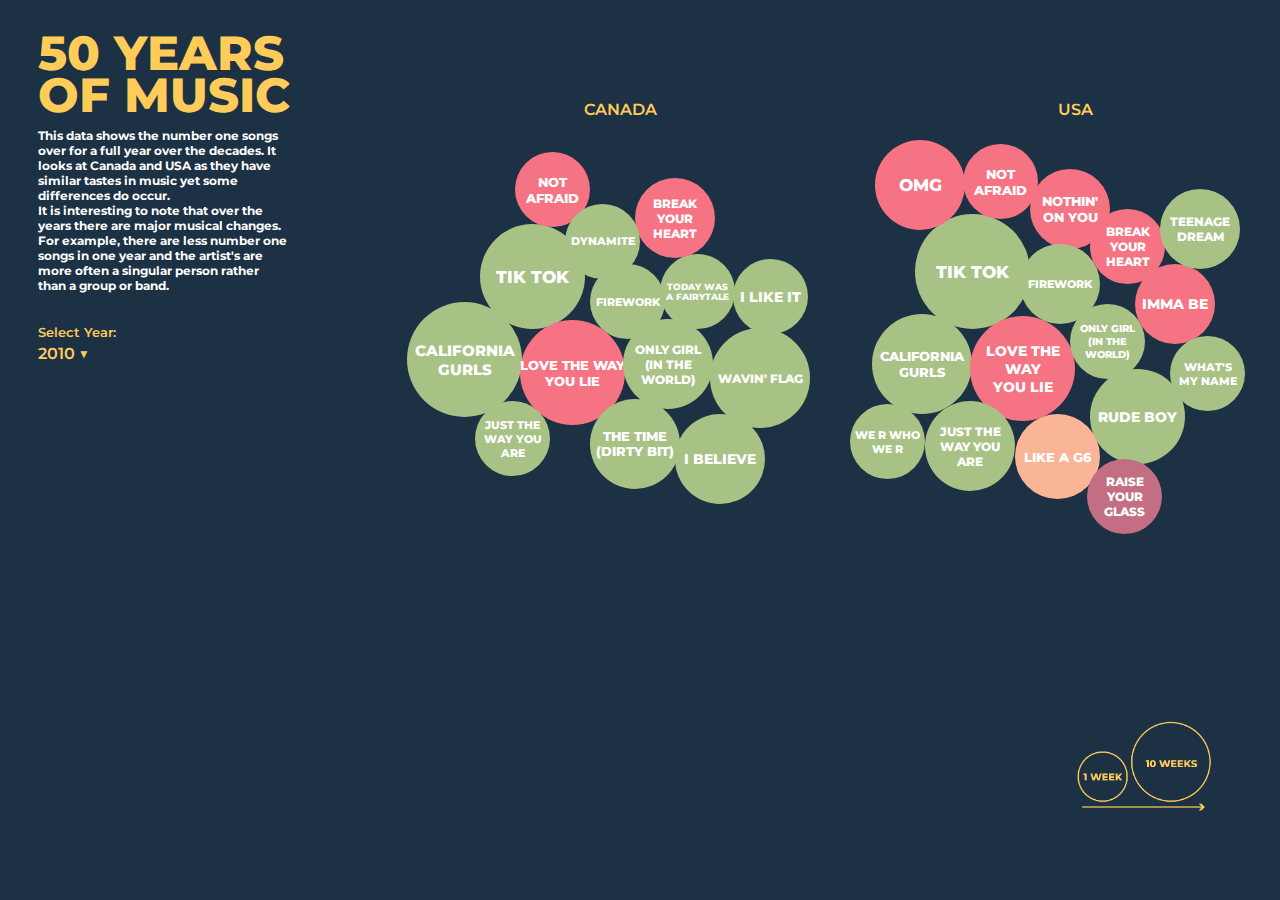
<file: 2010.html>
<!DOCTYPE HTML>
<html>

<head>
    <meta charset="uft-8">
    <title>50 YEARS OF MUSIC</title>
    <link rel="stylesheet" type="text/css" href="css/styles2010.css">
    <link href="https://fonts.googleapis.com/css?family=Montserrat:300,400,500,500i,600,700,800,900" rel="stylesheet">

</head>

<body class="background">


    <div>
        <h1 class="title">50 YEARS OF MUSIC</h1>
    </div>

    <div>
        <h6 class="blurb">
            This data shows the number one songs over for a full year over the decades. It looks at Canada and USA as they have similar tastes in music yet some differences do occur. <br> It is interesting to note that over the years there are major musical changes. For example, there are less number one songs in one year and the artist's are more often a singular person rather than a group or band.</h6>
    </div>

     <h6 class="selectyear">Select Year:</h6>
    
    <div class="dropdown">
        <a class="years">
            2010 &#9660;
        </a>
        <div class="dropdown-content">
            <a href="index.html">
                <p>2018</p>
            </a>
            <a href="2010.html">
                <p>2010</p>
            </a>
            <a href="2000.html">
                <p>2000</p>
            </a>
            <a href="1990.html">
                <p>1990</p>
            </a>
            <a href="1980.html">
                <p>1980</p>
            </a>
            <a href="1970.html">
                <p>1970</p>
            </a></div>

    </div>


    <div>
        <img class="scale" src="Images/Scale%202.png" alt="Scale showing that the bigger the circle the more weeks the song has been number one">
    </div>

    <div>
        <img class="colourscale" src="Images/Colour%20Scale%205.png" alt="scale showing different colours represent different genres">
    </div>






    <div>
        <div class="contcan">
            <div>
                <h3 class="country">CANADA</h3>
            </div>
            <span class="circle1 circle" onclick="action1();">
                <a class="songs">TIK TOK</a>
            </span>
            <span class="circle2 circle" onclick="action2();">
                <a class="songs">TODAY WAS <br>A FAIRYTALE</a>
            </span>
            <span class="circle3 circle" onclick="action3();">
                <a class="songs">I BELIEVE</a>
            </span>
            <span class="circle4 circle">
                <a class="songs">WAVIN' FLAG </a>
            </span>
            <span class="circle5 circle">
                <a class="songs">BREAK YOUR HEART</a>
            </span>
            <span class="circle6 circle">
                <a class="songs">NOT AFRAID</a>
            </span>
            <span class="circle7 circle">
                <a class="songs">CALIFORNIA GURLS</a>
            </span>
            <span class="circle8 circle">
                <a class="songs">LOVE THE WAY YOU LIE</a>
            </span>
            <span class="circle9 circle">
                <a class="songs">DYNAMITE</a>
            </span>
            <span class="circle10 circle">
                <a class="songs">I LIKE IT</a>
            </span>
            <span class="circle11 circle">
                <a class="songs">ONLY GIRL <br>(IN THE WORLD)</a>
            </span>
            <span class="circle12 circle">
                <a class="songs">JUST THE WAY YOU ARE</a>
            </span>
            <span class="circle13 circle">
                <a class="songs">THE TIME (DIRTY BIT)</a>
            </span>
            <span class="circle14 circle">
                <a class="songs">FIREWORK</a>
            </span>
        </div>




        <div class="contusa">
            <div>
                <h3 class="country">USA</h3>
            </div>
            <span class="circle15 circle" onclick="action2();">
                <a class="songs">TIK TOK</a>
            </span>
            <span class="circle16 circle">
                <a class="songs">IMMA BE</a>
            </span>
            <span class="circle17 circle">
                <a class="songs">BREAK YOUR HEART</a>
            </span>
            <span class="circle18 circle">
                <a class="songs">RUDE BOY</a>
            </span>
            <span class="circle19 circle">
                <a class="songs">NOTHIN' ON YOU</a>
            </span>
            <span class="circle20 circle">
                <a class="songs">OMG</a>
            </span>
            <span class="circle21 circle">
                <a class="songs">NOT AFRAID</a>
            </span>
            <span class="circle22 circle">
                <a class="songs">CALIFORNIA GURLS</a>
            </span>
            <span class="circle23 circle">
                <a class="songs">LOVE THE WAY<br> YOU LIE</a>
            </span>
            <span class="circle24 circle">
                <a class="songs">TEENAGE DREAM</a>
            </span>
            <span class="circle25 circle">
                <a class="songs">JUST THE <br>WAY YOU <br>ARE</a>
            </span>
            <span class="circle26 circle">
                <a class="songs">LIKE A G6</a>
            </span>
            <span class="circle27 circle">
                <a class="songs">WE R WHO WE R</a>
            </span>
            <span class="circle28 circle">
                <a class="songs">WHAT'S <br>MY NAME</a>
            </span>
            <span class="circle29 circle">
                <a class="songs">ONLY GIRL <br>(IN THE WORLD)</a>
            </span>
            <span class="circle30 circle" onclick="action4();">
                <a class="songs">RAISE YOUR GLASS</a>
            </span>
            <span class="circle31 circle">
                <a class="songs">FIREWORK</a>
            </span>
        </div>

    </div>


    <div id="info1">
        <div class="songtitle genrepop">Tik Tok</div>
        <div class="infobox">
            <h6>ARTIST: Ke$ha <br> RELEASE DATE: August 7, 2009 <br>ALBUM: Animal <br> WEEKS #1: January 2-February 13, 2010 <br> WEEKS TOTAL: 7 <br> Click <a href="https://www.youtube.com/watch?v=iP6XpLQM2Cs">HERE</a> for music video
                <img class="play" src="Images/Animal%202.png">
                
                <img class="album" alt="album art for Kesha's Animals" src="Images/Animal.jpg">
            </h6>
        </div>
    </div>

    <div id="info2">
        <div class="songtitle genrepop">Tik Tok</div>
        <div class="infobox">
            <h6>ARTIST: Ke$ha <br> RELEASE DATE: August 7, 2009 <br>ALBUM: Animal <br> WEEKS #1: January 2-February 27, 2010 <br> WEEKS TOTAL: 9 <br> Click <a href="https://www.youtube.com/watch?v=iP6XpLQM2Cs">HERE</a> for music video
                <img class="play" src="Images/Animal%202.png">
                
                <img class="album" alt="album art for Kesha's Animals" src="Images/Animal.jpg">
            </h6>
        </div>
    </div>

    <div id="info3">
        <div class="songtitle genrepop">I Believe</div>
        <div class="infobox">
            <h6>ARTIST: Nikki Yanofsky <br>RELEASE DATE: January 26, 2010 <br> ALBUM: Nikki <br> WEEKS #1: February 27-March 20, 2010<br> WEEKS TOTAL: 4 <br> Click <a href="https://www.youtube.com/watch?v=9N2tLfGUPwU">HERE</a> for music video
                <img class="play" src="Images/Nikki%202.png">
                
                <img class="album" alt="album art for Nikki Yanofsky's self-titled album" src="Images/Nikki.jpg">
            </h6>
        </div>
    </div>

    <div id="info4">
        <div class="songtitle genrerock">Raise Your Glass
        </div>
        <div class="infobox">
            <h6>ARTIST: P!nk <br> RELEASE DATE: October 5, 2010 <br>ALBUM: Greatest Hits... So Far!!! <br> WEEKS #1: December 11<br> WEEKS TOTAL: 1 <br> Click <a href="https://www.youtube.com/watch?v=XjVNlG5cZyQ">HERE</a> for music video
                <img class="play" src="Images/Greatest%20Hits%202.png">
                
                <img class="album" alt="album art for Pink's album Greatest Hits... So Far" src="Images/Greatest%20Hits.jpg">
            </h6>
        </div>
    </div>


    <script>
        function action1() {
            var x = document.getElementById("info1");
            if (x.style.display === "none") {
                x.style.display = "block";
            } else {
                x.style.display = "none";
            }

        }

        function action2() {
            var x = document.getElementById("info2");
            if (x.style.display === "none") {
                x.style.display = "block";
            } else {
                x.style.display = "none";
            }

        }

        function action3() {
            var x = document.getElementById("info3");
            if (x.style.display === "none") {
                x.style.display = "block";
            } else {
                x.style.display = "none";
            }

        }

        function action4() {
            var x = document.getElementById("info4");
            if (x.style.display === "none") {
                x.style.display = "block";
            } else {
                x.style.display = "none";
            }

        }

    </script>
</body>

</html>
</file>
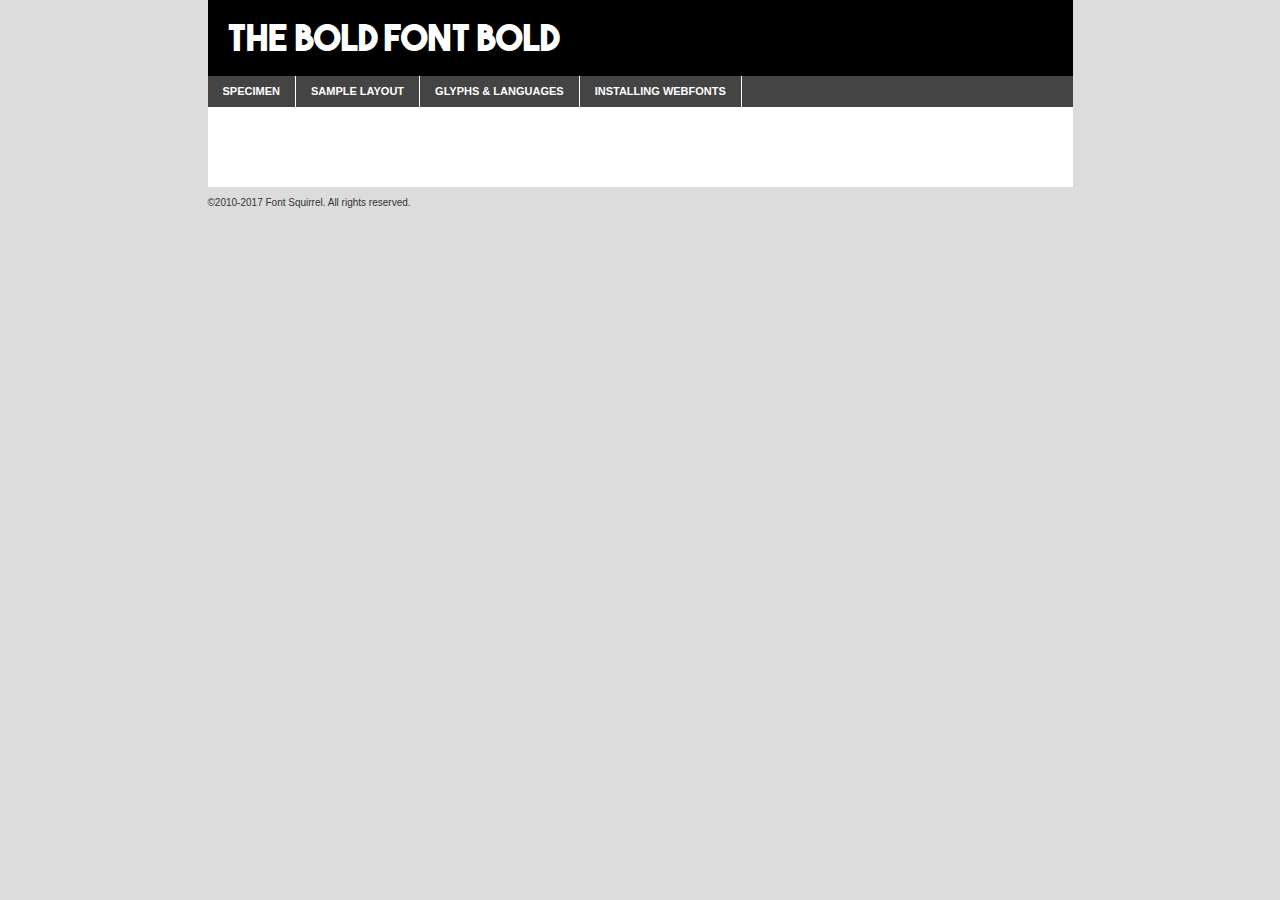
<file: Text/theboldfont-demo.html>
<!DOCTYPE html PUBLIC "-//W3C//DTD XHTML 1.0 Transitional//EN"
	"http://www.w3.org/TR/xhtml1/DTD/xhtml1-transitional.dtd">

<html xmlns="http://www.w3.org/1999/xhtml" xml:lang="en" lang="en">
<head>
	<meta http-equiv="Content-Type" content="text/html; charset=utf-8" />
	<script src="http://ajax.googleapis.com/ajax/libs/jquery/1.7.2/jquery.min.js" type="text/javascript" charset="utf-8"></script>
	<script type="text/javascript">
	(function($){$.fn.easyTabs=function(option){var param=jQuery.extend({fadeSpeed:"fast",defaultContent:1,activeClass:'active'},option);$(this).each(function(){var thisId="#"+this.id;if(param.defaultContent==''){param.defaultContent=1;}
	if(typeof param.defaultContent=="number")
	{var defaultTab=$(thisId+" .tabs li:eq("+(param.defaultContent-1)+") a").attr('href').substr(1);}else{var defaultTab=param.defaultContent;}
	$(thisId+" .tabs li a").each(function(){var tabToHide=$(this).attr('href').substr(1);$("#"+tabToHide).addClass('easytabs-tab-content');});hideAll();changeContent(defaultTab);function hideAll(){$(thisId+" .easytabs-tab-content").hide();}
	function changeContent(tabId){hideAll();$(thisId+" .tabs li").removeClass(param.activeClass);$(thisId+" .tabs li a[href=#"+tabId+"]").closest('li').addClass(param.activeClass);if(param.fadeSpeed!="none")
	{$(thisId+" #"+tabId).fadeIn(param.fadeSpeed);}else{$(thisId+" #"+tabId).show();}}
	$(thisId+" .tabs li").click(function(){var tabId=$(this).find('a').attr('href').substr(1);changeContent(tabId);return false;});});}})(jQuery);
	</script>
	<link rel="stylesheet" href="specimen_files/specimen_stylesheet.css" type="text/css" charset="utf-8" />
	<link rel="stylesheet" href="stylesheet.css" type="text/css" charset="utf-8" />

	<style type="text/css">
					body{
				font-family: 'the_bold_fontbold';
							}
		</style>

	<title>The Bold Font Bold Specimen</title>
	
	
	<script type="text/javascript" charset="utf-8">
		$(document).ready(function() {
			$('#container').easyTabs({defaultContent:1});
		});
	</script>
</head>

<body>
<div id="container">
	<div id="header">
		The Bold Font Bold	</div>
	<ul class="tabs">
		<li><a href="#specimen">Specimen</a></li>
		<li><a href="#layout">Sample Layout</a></li>
				<li><a href="#glyphs">Glyphs &amp; Languages</a></li>
		<li><a href="#installing">Installing Webfonts</a></li>
		
	</ul>
	
	<div id="main_content">

		
			<div id="specimen">
		
				<div class="section">
					<div class="grid12 firstcol">
						<div class="huge">AaBb</div>
					</div>
				</div>
		
				<div class="section">
					<div class="glyph_range">A&#x200B;B&#x200b;C&#x200b;D&#x200b;E&#x200b;F&#x200b;G&#x200b;H&#x200b;I&#x200b;J&#x200b;K&#x200b;L&#x200b;M&#x200b;N&#x200b;O&#x200b;P&#x200b;Q&#x200b;R&#x200b;S&#x200b;T&#x200b;U&#x200b;V&#x200b;W&#x200b;X&#x200b;Y&#x200b;Z&#x200b;a&#x200b;b&#x200b;c&#x200b;d&#x200b;e&#x200b;f&#x200b;g&#x200b;h&#x200b;i&#x200b;j&#x200b;k&#x200b;l&#x200b;m&#x200b;n&#x200b;o&#x200b;p&#x200b;q&#x200b;r&#x200b;s&#x200b;t&#x200b;u&#x200b;v&#x200b;w&#x200b;x&#x200b;y&#x200b;z&#x200b;1&#x200b;2&#x200b;3&#x200b;4&#x200b;5&#x200b;6&#x200b;7&#x200b;8&#x200b;9&#x200b;0&#x200b;&amp;&#x200b;.&#x200b;,&#x200b;?&#x200b;!&#x200b;&#64;&#x200b;(&#x200b;)&#x200b;#&#x200b;$&#x200b;%&#x200b;*&#x200b;+&#x200b;-&#x200b;=&#x200b;:&#x200b;;</div>
				</div>
				<div class="section">
					<div class="grid12 firstcol">
						<table class="sample_table">
							<tr><td>10</td><td class="size10">abcdefghijklmnopqrstuvwxyzABCDEFGHIJKLMNOPQRSTUVWXYZ0123456789abcdefghijklmnopqrstuvwxyzABCDEFGHIJKLMNOPQRSTUVWXYZ0123456789abcdefghijklmnopqrstuvwxyzABCDEFGHIJKLMNOPQRSTUVWXYZ</td></tr>
							<tr><td>11</td><td class="size11">abcdefghijklmnopqrstuvwxyzABCDEFGHIJKLMNOPQRSTUVWXYZ0123456789abcdefghijklmnopqrstuvwxyzABCDEFGHIJKLMNOPQRSTUVWXYZ0123456789abcdefghijklmnopqrstuvwxyzABCDEFGHIJKLMNOPQRSTUVWXYZ</td></tr>
							<tr><td>12</td><td class="size12">abcdefghijklmnopqrstuvwxyzABCDEFGHIJKLMNOPQRSTUVWXYZ0123456789abcdefghijklmnopqrstuvwxyzABCDEFGHIJKLMNOPQRSTUVWXYZ0123456789abcdefghijklmnopqrstuvwxyzABCDEFGHIJKLMNOPQRSTUVWXYZ</td></tr>
							<tr><td>13</td><td class="size13">abcdefghijklmnopqrstuvwxyzABCDEFGHIJKLMNOPQRSTUVWXYZ0123456789abcdefghijklmnopqrstuvwxyzABCDEFGHIJKLMNOPQRSTUVWXYZ0123456789abcdefghijklmnopqrstuvwxyzABCDEFGHIJKLMNOPQRSTUVWXYZ</td></tr>
							<tr><td>14</td><td class="size14">abcdefghijklmnopqrstuvwxyzABCDEFGHIJKLMNOPQRSTUVWXYZ0123456789abcdefghijklmnopqrstuvwxyzABCDEFGHIJKLMNOPQRSTUVWXYZ0123456789abcdefghijklmnopqrstuvwxyzABCDEFGHIJKLMNOPQRSTUVWXYZ</td></tr>
							<tr><td>16</td><td class="size16">abcdefghijklmnopqrstuvwxyzABCDEFGHIJKLMNOPQRSTUVWXYZ0123456789abcdefghijklmnopqrstuvwxyzABCDEFGHIJKLMNOPQRSTUVWXYZ</td></tr>
							<tr><td>18</td><td class="size18">abcdefghijklmnopqrstuvwxyzABCDEFGHIJKLMNOPQRSTUVWXYZ0123456789abcdefghijklmnopqrstuvwxyzABCDEFGHIJKLMNOPQRSTUVWXYZ</td></tr>
							<tr><td>20</td><td class="size20">abcdefghijklmnopqrstuvwxyzABCDEFGHIJKLMNOPQRSTUVWXYZ0123456789abcdefghijklmnopqrstuvwxyzABCDEFGHIJKLMNOPQRSTUVWXYZ</td></tr>
							<tr><td>24</td><td class="size24">abcdefghijklmnopqrstuvwxyzABCDEFGHIJKLMNOPQRSTUVWXYZ0123456789abcdefghijklmnopqrstuvwxyzABCDEFGHIJKLMNOPQRSTUVWXYZ</td></tr>
							<tr><td>30</td><td class="size30">abcdefghijklmnopqrstuvwxyzABCDEFGHIJKLMNOPQRSTUVWXYZ0123456789abcdefghijklmnopqrstuvwxyzABCDEFGHIJKLMNOPQRSTUVWXYZ</td></tr>
							<tr><td>36</td><td class="size36">abcdefghijklmnopqrstuvwxyzABCDEFGHIJKLMNOPQRSTUVWXYZ0123456789abcdefghijklmnopqrstuvwxyzABCDEFGHIJKLMNOPQRSTUVWXYZ</td></tr>
							<tr><td>48</td><td class="size48">abcdefghijklmnopqrstuvwxyzABCDEFGHIJKLMNOPQRSTUVWXYZ0123456789abcdefghijklmnopqrstuvwxyzABCDEFGHIJKLMNOPQRSTUVWXYZ</td></tr>
							<tr><td>60</td><td class="size60">abcdefghijklmnopqrstuvwxyzABCDEFGHIJKLMNOPQRSTUVWXYZ0123456789abcdefghijklmnopqrstuvwxyzABCDEFGHIJKLMNOPQRSTUVWXYZ</td></tr>
							<tr><td>72</td><td class="size72">abcdefghijklmnopqrstuvwxyzABCDEFGHIJKLMNOPQRSTUVWXYZ0123456789abcdefghijklmnopqrstuvwxyzABCDEFGHIJKLMNOPQRSTUVWXYZ</td></tr>
							<tr><td>90</td><td class="size90">abcdefghijklmnopqrstuvwxyzABCDEFGHIJKLMNOPQRSTUVWXYZ0123456789abcdefghijklmnopqrstuvwxyzABCDEFGHIJKLMNOPQRSTUVWXYZ</td></tr>
						</table>
				
					</div>
			
				</div>
		
		
		
								<div class="section" id="bodycomparison">


										<div id="xheight">
				<div class="fontbody">&#x25FC;&#x25FC;&#x25FC;&#x25FC;&#x25FC;&#x25FC;&#x25FC;&#x25FC;&#x25FC;&#x25FC;&#x25FC;&#x25FC;&#x25FC;&#x25FC;&#x25FC;&#x25FC;&#x25FC;&#x25FC;&#x25FC;&#x25FC;&#x25FC;&#x25FC;&#x25FC;&#x25FC;&#x25FC;&#x25FC;&#x25FC;&#x25FC;&#x25FC;&#x25FC;&#x25FC;&#x25FC;&#x25FC;&#x25FC;&#x25FC;&#x25FC;&#x25FC;&#x25FC;&#x25FC;&#x25FC;&#x25FC;&#x25FC;&#x25FC;&#x25FC;&#x25FC;&#x25FC;&#x25FC;&#x25FC;&#x25FC;&#x25FC;&#x25FC;&#x25FC;&#x25FC;&#x25FC;&#x25FC;&#x25FC;&#x25FC;&#x25FC;&#x25FC;&#x25FC;&#x25FC;&#x25FC;&#x25FC;&#x25FC;&#x25FC;&#x25FC;&#x25FC;&#x25FC;&#x25FC;&#x25FC;&#x25FC;&#x25FC;&#x25FC;&#x25FC;&#x25FC;&#x25FC;&#x25FC;&#x25FC;&#x25FC;&#x25FC;&#x25FC;&#x25FC;&#x25FC;&#x25FC;&#x25FC;&#x25FC;&#x25FC;&#x25FC;&#x25FC;&#x25FC;&#x25FC;&#x25FC;&#x25FC;&#x25FC;&#x25FC;&#x25FC;&#x25FC;&#x25FC;&#x25FC;body</div><div class="arialbody">body</div><div class="verdanabody">body</div><div class="georgiabody">body</div></div>
										<div class="fontbody" style="z-index:1">
											body<span>The Bold Font Bold</span>
										</div>
										<div class="arialbody" style="z-index:1">
											body<span>Arial</span>
										</div>
										<div class="verdanabody" style="z-index:1">
											body<span>Verdana</span>
										</div>
										<div class="georgiabody" style="z-index:1">
											body<span>Georgia</span>
										</div>



								</div>
		
		
				<div class="section psample psample_row1" id="">
					
					<div class="grid2 firstcol">
						<p class="size10"><span>10.</span>Aenean lacinia bibendum nulla sed consectetur. Fusce dapibus, tellus ac cursus commodo, tortor mauris condimentum nibh, ut fermentum massa justo sit amet risus. Nullam id dolor id nibh ultricies vehicula ut id elit. Cum sociis natoque penatibus et magnis dis parturient montes, nascetur ridiculus mus. Nulla vitae elit libero, a pharetra augue.</p>
			
					</div>
					<div class="grid3">
						<p class="size11"><span>11.</span>Aenean lacinia bibendum nulla sed consectetur. Fusce dapibus, tellus ac cursus commodo, tortor mauris condimentum nibh, ut fermentum massa justo sit amet risus. Nullam id dolor id nibh ultricies vehicula ut id elit. Cum sociis natoque penatibus et magnis dis parturient montes, nascetur ridiculus mus. Nulla vitae elit libero, a pharetra augue.</p>
			
					</div>
					<div class="grid3">
						<p class="size12"><span>12.</span>Aenean lacinia bibendum nulla sed consectetur. Fusce dapibus, tellus ac cursus commodo, tortor mauris condimentum nibh, ut fermentum massa justo sit amet risus. Nullam id dolor id nibh ultricies vehicula ut id elit. Cum sociis natoque penatibus et magnis dis parturient montes, nascetur ridiculus mus. Nulla vitae elit libero, a pharetra augue.</p>
			
					</div>
					<div class="grid4">
						<p class="size13"><span>13.</span>Aenean lacinia bibendum nulla sed consectetur. Fusce dapibus, tellus ac cursus commodo, tortor mauris condimentum nibh, ut fermentum massa justo sit amet risus. Nullam id dolor id nibh ultricies vehicula ut id elit. Cum sociis natoque penatibus et magnis dis parturient montes, nascetur ridiculus mus. Nulla vitae elit libero, a pharetra augue.</p>
			
					</div>
					<div class="white_blend"></div>
					
				</div>
				<div class="section psample psample_row2" id="">
					<div class="grid3 firstcol">
						<p class="size14"><span>14.</span>Aenean lacinia bibendum nulla sed consectetur. Fusce dapibus, tellus ac cursus commodo, tortor mauris condimentum nibh, ut fermentum massa justo sit amet risus. Nullam id dolor id nibh ultricies vehicula ut id elit. Cum sociis natoque penatibus et magnis dis parturient montes, nascetur ridiculus mus. Nulla vitae elit libero, a pharetra augue.</p>
			
					</div>
					<div class="grid4">
						<p class="size16"><span>16.</span>Aenean lacinia bibendum nulla sed consectetur. Fusce dapibus, tellus ac cursus commodo, tortor mauris condimentum nibh, ut fermentum massa justo sit amet risus. Nullam id dolor id nibh ultricies vehicula ut id elit. Cum sociis natoque penatibus et magnis dis parturient montes, nascetur ridiculus mus. Nulla vitae elit libero, a pharetra augue.</p>
			
					</div>
					<div class="grid5">
						<p class="size18"><span>18.</span>Aenean lacinia bibendum nulla sed consectetur. Fusce dapibus, tellus ac cursus commodo, tortor mauris condimentum nibh, ut fermentum massa justo sit amet risus. Nullam id dolor id nibh ultricies vehicula ut id elit. Cum sociis natoque penatibus et magnis dis parturient montes, nascetur ridiculus mus. Nulla vitae elit libero, a pharetra augue.</p>
			
					</div>

					<div class="white_blend"></div>

				</div>
				
				<div class="section psample psample_row3" id="">
					<div class="grid5 firstcol">
						<p class="size20"><span>20.</span>Aenean lacinia bibendum nulla sed consectetur. Fusce dapibus, tellus ac cursus commodo, tortor mauris condimentum nibh, ut fermentum massa justo sit amet risus. Nullam id dolor id nibh ultricies vehicula ut id elit. Cum sociis natoque penatibus et magnis dis parturient montes, nascetur ridiculus mus. Nulla vitae elit libero, a pharetra augue.</p>
					</div>
					<div class="grid7">
						<p class="size24"><span>24.</span>Aenean lacinia bibendum nulla sed consectetur. Fusce dapibus, tellus ac cursus commodo, tortor mauris condimentum nibh, ut fermentum massa justo sit amet risus. Nullam id dolor id nibh ultricies vehicula ut id elit. Cum sociis natoque penatibus et magnis dis parturient montes, nascetur ridiculus mus. Nulla vitae elit libero, a pharetra augue.</p>
					</div>
					
					<div class="white_blend"></div>
					
				</div>
				
				<div class="section psample psample_row4" id="">
					<div class="grid12 firstcol">
						<p class="size30"><span>30.</span>Aenean lacinia bibendum nulla sed consectetur. Fusce dapibus, tellus ac cursus commodo, tortor mauris condimentum nibh, ut fermentum massa justo sit amet risus. Nullam id dolor id nibh ultricies vehicula ut id elit. Cum sociis natoque penatibus et magnis dis parturient montes, nascetur ridiculus mus. Nulla vitae elit libero, a pharetra augue.</p>
					</div>
					<div class="white_blend"></div>
					
				</div>
				
				
				
				<div class="section psample psample_row1 fullreverse">
					<div class="grid2 firstcol">
						<p class="size10"><span>10.</span>Aenean lacinia bibendum nulla sed consectetur. Fusce dapibus, tellus ac cursus commodo, tortor mauris condimentum nibh, ut fermentum massa justo sit amet risus. Nullam id dolor id nibh ultricies vehicula ut id elit. Cum sociis natoque penatibus et magnis dis parturient montes, nascetur ridiculus mus. Nulla vitae elit libero, a pharetra augue.</p>
			
					</div>
					<div class="grid3">
						<p class="size11"><span>11.</span>Aenean lacinia bibendum nulla sed consectetur. Fusce dapibus, tellus ac cursus commodo, tortor mauris condimentum nibh, ut fermentum massa justo sit amet risus. Nullam id dolor id nibh ultricies vehicula ut id elit. Cum sociis natoque penatibus et magnis dis parturient montes, nascetur ridiculus mus. Nulla vitae elit libero, a pharetra augue.</p>
			
					</div>
					<div class="grid3">
						<p class="size12"><span>12.</span>Aenean lacinia bibendum nulla sed consectetur. Fusce dapibus, tellus ac cursus commodo, tortor mauris condimentum nibh, ut fermentum massa justo sit amet risus. Nullam id dolor id nibh ultricies vehicula ut id elit. Cum sociis natoque penatibus et magnis dis parturient montes, nascetur ridiculus mus. Nulla vitae elit libero, a pharetra augue.</p>
			
					</div>
					<div class="grid4">
						<p class="size13"><span>13.</span>Aenean lacinia bibendum nulla sed consectetur. Fusce dapibus, tellus ac cursus commodo, tortor mauris condimentum nibh, ut fermentum massa justo sit amet risus. Nullam id dolor id nibh ultricies vehicula ut id elit. Cum sociis natoque penatibus et magnis dis parturient montes, nascetur ridiculus mus. Nulla vitae elit libero, a pharetra augue.</p>
			
					</div>
					<div class="black_blend"></div>
					
				</div>
				
				<div class="section psample psample_row2 fullreverse">
					<div class="grid3 firstcol">
						<p class="size14"><span>14.</span>Aenean lacinia bibendum nulla sed consectetur. Fusce dapibus, tellus ac cursus commodo, tortor mauris condimentum nibh, ut fermentum massa justo sit amet risus. Nullam id dolor id nibh ultricies vehicula ut id elit. Cum sociis natoque penatibus et magnis dis parturient montes, nascetur ridiculus mus. Nulla vitae elit libero, a pharetra augue.</p>
			
					</div>
					<div class="grid4">
						<p class="size16"><span>16.</span>Aenean lacinia bibendum nulla sed consectetur. Fusce dapibus, tellus ac cursus commodo, tortor mauris condimentum nibh, ut fermentum massa justo sit amet risus. Nullam id dolor id nibh ultricies vehicula ut id elit. Cum sociis natoque penatibus et magnis dis parturient montes, nascetur ridiculus mus. Nulla vitae elit libero, a pharetra augue.</p>
			
					</div>
					<div class="grid5">
						<p class="size18"><span>18.</span>Aenean lacinia bibendum nulla sed consectetur. Fusce dapibus, tellus ac cursus commodo, tortor mauris condimentum nibh, ut fermentum massa justo sit amet risus. Nullam id dolor id nibh ultricies vehicula ut id elit. Cum sociis natoque penatibus et magnis dis parturient montes, nascetur ridiculus mus. Nulla vitae elit libero, a pharetra augue.</p>
			
					</div>
					<div class="black_blend"></div>

				</div>
				
				<div class="section psample fullreverse psample_row3" id="">
					<div class="grid5 firstcol">
						<p class="size20"><span>20.</span>Aenean lacinia bibendum nulla sed consectetur. Fusce dapibus, tellus ac cursus commodo, tortor mauris condimentum nibh, ut fermentum massa justo sit amet risus. Nullam id dolor id nibh ultricies vehicula ut id elit. Cum sociis natoque penatibus et magnis dis parturient montes, nascetur ridiculus mus. Nulla vitae elit libero, a pharetra augue.</p>
					</div>
					<div class="grid7">
						<p class="size24"><span>24.</span>Aenean lacinia bibendum nulla sed consectetur. Fusce dapibus, tellus ac cursus commodo, tortor mauris condimentum nibh, ut fermentum massa justo sit amet risus. Nullam id dolor id nibh ultricies vehicula ut id elit. Cum sociis natoque penatibus et magnis dis parturient montes, nascetur ridiculus mus. Nulla vitae elit libero, a pharetra augue.</p>
					</div>
					
					<div class="black_blend"></div>
					
				</div>
				
				<div class="section psample fullreverse psample_row4" id="" style="border-bottom: 20px #000 solid;">
					<div class="grid12 firstcol">
						<p class="size30"><span>30.</span>Aenean lacinia bibendum nulla sed consectetur. Fusce dapibus, tellus ac cursus commodo, tortor mauris condimentum nibh, ut fermentum massa justo sit amet risus. Nullam id dolor id nibh ultricies vehicula ut id elit. Cum sociis natoque penatibus et magnis dis parturient montes, nascetur ridiculus mus. Nulla vitae elit libero, a pharetra augue.</p>
					</div>
					<div class="black_blend"></div>
					
				</div>
				
				
				
				
			</div>
			
			<div id="layout">
				
				<div class="section">
					
					<div class="grid12 firstcol">
						<h1>Lorem Ipsum Dolor</h1>
						<h2>Etiam porta sem malesuada magna mollis euismod</h2>
						
						<p class="byline">By <a href="#link">Aenean Lacinia</a></p>
					</div>
				</div>
				<div class="section">
					<div class="grid8 firstcol">
						<p class="large">Donec sed odio dui. Morbi leo risus, porta ac consectetur ac, vestibulum at eros. Fusce dapibus, tellus ac cursus commodo, tortor mauris condimentum nibh, ut fermentum massa justo sit amet risus. </p>

						
						<h3>Pellentesque ornare sem</h3>

						<p>Maecenas sed diam eget risus varius blandit sit amet non magna. Maecenas faucibus mollis interdum. Donec ullamcorper nulla non metus auctor fringilla. Nullam id dolor id nibh ultricies vehicula ut id elit. Nullam id dolor id nibh ultricies vehicula ut id elit. </p>

						<p>Aenean eu leo quam. Pellentesque ornare sem lacinia quam venenatis vestibulum. Lorem ipsum dolor sit amet, consectetur adipiscing elit. Cum sociis natoque penatibus et magnis dis parturient montes, nascetur ridiculus mus. </p>

						<p>Nulla vitae elit libero, a pharetra augue. Praesent commodo cursus magna, vel scelerisque nisl consectetur et. Aenean lacinia bibendum nulla sed consectetur. </p>

						<p>Nullam quis risus eget urna mollis ornare vel eu leo. Nullam quis risus eget urna mollis ornare vel eu leo. Maecenas sed diam eget risus varius blandit sit amet non magna. Donec ullamcorper nulla non metus auctor fringilla. </p>

						<h3>Cras mattis consectetur</h3>

						<p>Aenean eu leo quam. Pellentesque ornare sem lacinia quam venenatis vestibulum. Aenean lacinia bibendum nulla sed consectetur. Integer posuere erat a ante venenatis dapibus posuere velit aliquet. Cras mattis consectetur purus sit amet fermentum. </p>

						<p>Nullam id dolor id nibh ultricies vehicula ut id elit. Nullam quis risus eget urna mollis ornare vel eu leo. Cras mattis consectetur purus sit amet fermentum.</p>
					</div>
					
					<div class="grid4 sidebar">
						
						<div class="box reverse">
							<p class="last">Nullam quis risus eget urna mollis ornare vel eu leo. Donec ullamcorper nulla non metus auctor fringilla. Cras mattis consectetur purus sit amet fermentum. Sed posuere consectetur est at lobortis. Lorem ipsum dolor sit amet, consectetur adipiscing elit. </p>
						</div>
						
						<p class="caption">Maecenas sed diam eget risus varius.</p>

						<p>Vestibulum id ligula porta felis euismod semper. Integer posuere erat a ante venenatis dapibus posuere velit aliquet. Vestibulum id ligula porta felis euismod semper. Sed posuere consectetur est at lobortis. Maecenas sed diam eget risus varius blandit sit amet non magna. Fusce dapibus, tellus ac cursus commodo, tortor mauris condimentum nibh, ut fermentum massa justo sit amet risus. </p>

					

						<p>Duis mollis, est non commodo luctus, nisi erat porttitor ligula, eget lacinia odio sem nec elit. Aenean lacinia bibendum nulla sed consectetur. Vivamus sagittis lacus vel augue laoreet rutrum faucibus dolor auctor. Aenean lacinia bibendum nulla sed consectetur. Nullam quis risus eget urna mollis ornare vel eu leo. </p>

						<p>Praesent commodo cursus magna, vel scelerisque nisl consectetur et. Donec ullamcorper nulla non metus auctor fringilla. Maecenas faucibus mollis interdum. Fusce dapibus, tellus ac cursus commodo, tortor mauris condimentum nibh, ut fermentum massa justo sit amet risus. </p>

					</div>
				</div>
				
			</div>


			



		<div id="glyphs">
			<div class="section">
				<div class="grid12 firstcol">
			
				<h1>Language Support</h1>
				<p>The subset of The Bold Font Bold in this kit supports the following languages:<br />
			
					Albanian, Basque, Breton, Chamorro, English, Finnish, Frisian, Galician, German, Italian, Malagasy, Norwegian, Portuguese, Spanish, Alsatian, Aragonese, Arapaho, Arrernte, Asturian, Aymara, Bislama, Cebuano, Corsican, Fijian, French_creole, Genoese, Gilbertese, Greenlandic, Haitian_creole, Hiligaynon, Hmong, Hopi, Ibanag, Iloko_ilokano, Indonesian, Interglossa_glosa, Interlingua, Irish_gaelic, Jerriais, Lojban, Lombard, Luxembourgeois, Manx, Mohawk, Norfolk_pitcairnese, Occitan, Oromo, Pangasinan, Papiamento, Piedmontese, Potawatomi, Rhaeto-romance, Romansh, Rotokas, Sami_lule, Samoan, Sardinian, Scots_gaelic, Seychelles_creole, Shona, Sicilian, Somali, Southern_ndebele, Swahili, Swati_swazi, Tagalog_filipino_pilipino, Tetum, Tok_pisin, Uyghur_latinized, Volapuk, Walloon, Warlpiri, Xhosa, Yapese, Zulu, Latinbasic, Ubasic, Demo				</p>
				<h1>Glyph Chart</h1>
				<p>The subset of The Bold Font Bold in this kit includes all the glyphs listed below. Unicode entities are included above each glyph to help you insert individual characters into your layout.</p>
				<div id="glyph_chart">
			
																														 <div><p>&amp;#13;</p>&#13;</div>
																				 <div><p>&amp;#32;</p>&#32;</div>
																				 <div><p>&amp;#33;</p>&#33;</div>
																				 <div><p>&amp;#34;</p>&#34;</div>
																				 <div><p>&amp;#35;</p>&#35;</div>
																				 <div><p>&amp;#36;</p>&#36;</div>
																				 <div><p>&amp;#37;</p>&#37;</div>
																				 <div><p>&amp;#38;</p>&#38;</div>
																				 <div><p>&amp;#39;</p>&#39;</div>
																				 <div><p>&amp;#40;</p>&#40;</div>
																				 <div><p>&amp;#41;</p>&#41;</div>
																				 <div><p>&amp;#42;</p>&#42;</div>
																				 <div><p>&amp;#43;</p>&#43;</div>
																				 <div><p>&amp;#44;</p>&#44;</div>
																				 <div><p>&amp;#45;</p>&#45;</div>
																				 <div><p>&amp;#46;</p>&#46;</div>
																				 <div><p>&amp;#47;</p>&#47;</div>
																				 <div><p>&amp;#48;</p>&#48;</div>
																				 <div><p>&amp;#49;</p>&#49;</div>
																				 <div><p>&amp;#50;</p>&#50;</div>
																				 <div><p>&amp;#51;</p>&#51;</div>
																				 <div><p>&amp;#52;</p>&#52;</div>
																				 <div><p>&amp;#53;</p>&#53;</div>
																				 <div><p>&amp;#54;</p>&#54;</div>
																				 <div><p>&amp;#55;</p>&#55;</div>
																				 <div><p>&amp;#56;</p>&#56;</div>
																				 <div><p>&amp;#57;</p>&#57;</div>
																				 <div><p>&amp;#58;</p>&#58;</div>
																				 <div><p>&amp;#59;</p>&#59;</div>
																				 <div><p>&amp;#60;</p>&#60;</div>
																				 <div><p>&amp;#61;</p>&#61;</div>
																				 <div><p>&amp;#62;</p>&#62;</div>
																				 <div><p>&amp;#63;</p>&#63;</div>
																				 <div><p>&amp;#64;</p>&#64;</div>
																				 <div><p>&amp;#65;</p>&#65;</div>
																				 <div><p>&amp;#66;</p>&#66;</div>
																				 <div><p>&amp;#67;</p>&#67;</div>
																				 <div><p>&amp;#68;</p>&#68;</div>
																				 <div><p>&amp;#69;</p>&#69;</div>
																				 <div><p>&amp;#70;</p>&#70;</div>
																				 <div><p>&amp;#71;</p>&#71;</div>
																				 <div><p>&amp;#72;</p>&#72;</div>
																				 <div><p>&amp;#73;</p>&#73;</div>
																				 <div><p>&amp;#74;</p>&#74;</div>
																				 <div><p>&amp;#75;</p>&#75;</div>
																				 <div><p>&amp;#76;</p>&#76;</div>
																				 <div><p>&amp;#77;</p>&#77;</div>
																				 <div><p>&amp;#78;</p>&#78;</div>
																				 <div><p>&amp;#79;</p>&#79;</div>
																				 <div><p>&amp;#80;</p>&#80;</div>
																				 <div><p>&amp;#81;</p>&#81;</div>
																				 <div><p>&amp;#82;</p>&#82;</div>
																				 <div><p>&amp;#83;</p>&#83;</div>
																				 <div><p>&amp;#84;</p>&#84;</div>
																				 <div><p>&amp;#85;</p>&#85;</div>
																				 <div><p>&amp;#86;</p>&#86;</div>
																				 <div><p>&amp;#87;</p>&#87;</div>
																				 <div><p>&amp;#88;</p>&#88;</div>
																				 <div><p>&amp;#89;</p>&#89;</div>
																				 <div><p>&amp;#90;</p>&#90;</div>
																				 <div><p>&amp;#91;</p>&#91;</div>
																				 <div><p>&amp;#92;</p>&#92;</div>
																				 <div><p>&amp;#93;</p>&#93;</div>
																				 <div><p>&amp;#94;</p>&#94;</div>
																				 <div><p>&amp;#95;</p>&#95;</div>
																				 <div><p>&amp;#96;</p>&#96;</div>
																				 <div><p>&amp;#97;</p>&#97;</div>
																				 <div><p>&amp;#98;</p>&#98;</div>
																				 <div><p>&amp;#99;</p>&#99;</div>
																				 <div><p>&amp;#100;</p>&#100;</div>
																				 <div><p>&amp;#101;</p>&#101;</div>
																				 <div><p>&amp;#102;</p>&#102;</div>
																				 <div><p>&amp;#103;</p>&#103;</div>
																				 <div><p>&amp;#104;</p>&#104;</div>
																				 <div><p>&amp;#105;</p>&#105;</div>
																				 <div><p>&amp;#106;</p>&#106;</div>
																				 <div><p>&amp;#107;</p>&#107;</div>
																				 <div><p>&amp;#108;</p>&#108;</div>
																				 <div><p>&amp;#109;</p>&#109;</div>
																				 <div><p>&amp;#110;</p>&#110;</div>
																				 <div><p>&amp;#111;</p>&#111;</div>
																				 <div><p>&amp;#112;</p>&#112;</div>
																				 <div><p>&amp;#113;</p>&#113;</div>
																				 <div><p>&amp;#114;</p>&#114;</div>
																				 <div><p>&amp;#115;</p>&#115;</div>
																				 <div><p>&amp;#116;</p>&#116;</div>
																				 <div><p>&amp;#117;</p>&#117;</div>
																				 <div><p>&amp;#118;</p>&#118;</div>
																				 <div><p>&amp;#119;</p>&#119;</div>
																				 <div><p>&amp;#120;</p>&#120;</div>
																				 <div><p>&amp;#121;</p>&#121;</div>
																				 <div><p>&amp;#122;</p>&#122;</div>
																				 <div><p>&amp;#123;</p>&#123;</div>
																				 <div><p>&amp;#124;</p>&#124;</div>
																				 <div><p>&amp;#125;</p>&#125;</div>
																				 <div><p>&amp;#126;</p>&#126;</div>
																				 <div><p>&amp;#160;</p>&#160;</div>
																				 <div><p>&amp;#161;</p>&#161;</div>
																				 <div><p>&amp;#162;</p>&#162;</div>
																				 <div><p>&amp;#163;</p>&#163;</div>
																				 <div><p>&amp;#164;</p>&#164;</div>
																				 <div><p>&amp;#165;</p>&#165;</div>
																				 <div><p>&amp;#167;</p>&#167;</div>
																				 <div><p>&amp;#169;</p>&#169;</div>
																				 <div><p>&amp;#173;</p>&#173;</div>
																				 <div><p>&amp;#174;</p>&#174;</div>
																				 <div><p>&amp;#176;</p>&#176;</div>
																				 <div><p>&amp;#180;</p>&#180;</div>
																				 <div><p>&amp;#181;</p>&#181;</div>
																				 <div><p>&amp;#182;</p>&#182;</div>
																				 <div><p>&amp;#183;</p>&#183;</div>
																				 <div><p>&amp;#186;</p>&#186;</div>
																				 <div><p>&amp;#191;</p>&#191;</div>
																				 <div><p>&amp;#192;</p>&#192;</div>
																				 <div><p>&amp;#193;</p>&#193;</div>
																				 <div><p>&amp;#194;</p>&#194;</div>
																				 <div><p>&amp;#195;</p>&#195;</div>
																				 <div><p>&amp;#196;</p>&#196;</div>
																				 <div><p>&amp;#197;</p>&#197;</div>
																				 <div><p>&amp;#198;</p>&#198;</div>
																				 <div><p>&amp;#199;</p>&#199;</div>
																				 <div><p>&amp;#200;</p>&#200;</div>
																				 <div><p>&amp;#201;</p>&#201;</div>
																				 <div><p>&amp;#202;</p>&#202;</div>
																				 <div><p>&amp;#203;</p>&#203;</div>
																				 <div><p>&amp;#204;</p>&#204;</div>
																				 <div><p>&amp;#205;</p>&#205;</div>
																				 <div><p>&amp;#206;</p>&#206;</div>
																				 <div><p>&amp;#207;</p>&#207;</div>
																				 <div><p>&amp;#209;</p>&#209;</div>
																				 <div><p>&amp;#210;</p>&#210;</div>
																				 <div><p>&amp;#211;</p>&#211;</div>
																				 <div><p>&amp;#212;</p>&#212;</div>
																				 <div><p>&amp;#213;</p>&#213;</div>
																				 <div><p>&amp;#214;</p>&#214;</div>
																				 <div><p>&amp;#215;</p>&#215;</div>
																				 <div><p>&amp;#216;</p>&#216;</div>
																				 <div><p>&amp;#217;</p>&#217;</div>
																				 <div><p>&amp;#218;</p>&#218;</div>
																				 <div><p>&amp;#219;</p>&#219;</div>
																				 <div><p>&amp;#220;</p>&#220;</div>
																				 <div><p>&amp;#223;</p>&#223;</div>
																				 <div><p>&amp;#224;</p>&#224;</div>
																				 <div><p>&amp;#225;</p>&#225;</div>
																				 <div><p>&amp;#226;</p>&#226;</div>
																				 <div><p>&amp;#227;</p>&#227;</div>
																				 <div><p>&amp;#228;</p>&#228;</div>
																				 <div><p>&amp;#229;</p>&#229;</div>
																				 <div><p>&amp;#230;</p>&#230;</div>
																				 <div><p>&amp;#231;</p>&#231;</div>
																				 <div><p>&amp;#232;</p>&#232;</div>
																				 <div><p>&amp;#233;</p>&#233;</div>
																				 <div><p>&amp;#234;</p>&#234;</div>
																				 <div><p>&amp;#235;</p>&#235;</div>
																				 <div><p>&amp;#236;</p>&#236;</div>
																				 <div><p>&amp;#237;</p>&#237;</div>
																				 <div><p>&amp;#238;</p>&#238;</div>
																				 <div><p>&amp;#239;</p>&#239;</div>
																				 <div><p>&amp;#241;</p>&#241;</div>
																				 <div><p>&amp;#242;</p>&#242;</div>
																				 <div><p>&amp;#243;</p>&#243;</div>
																				 <div><p>&amp;#244;</p>&#244;</div>
																				 <div><p>&amp;#245;</p>&#245;</div>
																				 <div><p>&amp;#246;</p>&#246;</div>
																				 <div><p>&amp;#247;</p>&#247;</div>
																				 <div><p>&amp;#248;</p>&#248;</div>
																				 <div><p>&amp;#249;</p>&#249;</div>
																				 <div><p>&amp;#250;</p>&#250;</div>
																				 <div><p>&amp;#251;</p>&#251;</div>
																				 <div><p>&amp;#252;</p>&#252;</div>
																				 <div><p>&amp;#255;</p>&#255;</div>
																				 <div><p>&amp;#338;</p>&#338;</div>
																				 <div><p>&amp;#339;</p>&#339;</div>
																				 <div><p>&amp;#710;</p>&#710;</div>
																				 <div><p>&amp;#732;</p>&#732;</div>
																				 <div><p>&amp;#8192;</p>&#8192;</div>
																				 <div><p>&amp;#8193;</p>&#8193;</div>
																				 <div><p>&amp;#8194;</p>&#8194;</div>
																				 <div><p>&amp;#8195;</p>&#8195;</div>
																				 <div><p>&amp;#8196;</p>&#8196;</div>
																				 <div><p>&amp;#8197;</p>&#8197;</div>
																				 <div><p>&amp;#8198;</p>&#8198;</div>
																				 <div><p>&amp;#8199;</p>&#8199;</div>
																				 <div><p>&amp;#8200;</p>&#8200;</div>
																				 <div><p>&amp;#8201;</p>&#8201;</div>
																				 <div><p>&amp;#8202;</p>&#8202;</div>
																				 <div><p>&amp;#8208;</p>&#8208;</div>
																				 <div><p>&amp;#8209;</p>&#8209;</div>
																				 <div><p>&amp;#8210;</p>&#8210;</div>
																				 <div><p>&amp;#8211;</p>&#8211;</div>
																				 <div><p>&amp;#8212;</p>&#8212;</div>
																				 <div><p>&amp;#8216;</p>&#8216;</div>
																				 <div><p>&amp;#8217;</p>&#8217;</div>
																				 <div><p>&amp;#8218;</p>&#8218;</div>
																				 <div><p>&amp;#8220;</p>&#8220;</div>
																				 <div><p>&amp;#8221;</p>&#8221;</div>
																				 <div><p>&amp;#8226;</p>&#8226;</div>
																				 <div><p>&amp;#8239;</p>&#8239;</div>
																				 <div><p>&amp;#8249;</p>&#8249;</div>
																				 <div><p>&amp;#8250;</p>&#8250;</div>
																				 <div><p>&amp;#8287;</p>&#8287;</div>
																				 <div><p>&amp;#8364;</p>&#8364;</div>
																				 <div><p>&amp;#8482;</p>&#8482;</div>
																				 <div><p>&amp;#9724;</p>&#9724;</div>
																																						</div>	
				</div>
		
		
			</div>
		</div>
		
		
		<div id="specs">
			
		</div>
	
		<div id="installing">
			<div class="section">
				<div class="grid7 firstcol">
					<h1>Installing Webfonts</h1>
					
					<p>Webfonts are supported by all major browser platforms but not all in the same way. There are currently four different font formats that must be included in order to target all browsers. This includes TTF, WOFF, EOT and SVG.</p>
					
					<h2>1. Upload your webfonts</h2>
					<p>You must upload your webfont kit to your website. They should be in or near the same directory as your CSS files.</p>
					
					<h2>2. Include the webfont stylesheet</h2>
					<p>A special CSS @font-face declaration helps the various browsers select the appropriate font it needs without causing you a bunch of headaches. Learn more about this syntax by reading the <a href="https://www.fontspring.com/blog/further-hardening-of-the-bulletproof-syntax">Fontspring blog post</a> about it. The code for it is as follows:</p>


<code>
@font-face{ 
	font-family: 'MyWebFont';
	src: url('WebFont.eot');
	src: url('WebFont.eot?#iefix') format('embedded-opentype'),
	     url('WebFont.woff') format('woff'),
	     url('WebFont.ttf') format('truetype'),
	     url('WebFont.svg#webfont') format('svg');
}
</code>

	<p>We've already gone ahead and generated the code for you. All you have to do is link to the stylesheet in your HTML, like this:</p>
	<code>&lt;link rel=&quot;stylesheet&quot; href=&quot;stylesheet.css&quot; type=&quot;text/css&quot; charset=&quot;utf-8&quot; /&gt;</code>

					<h2>3. Modify your own stylesheet</h2>
					<p>To take advantage of your new fonts, you must tell your stylesheet to use them. Look at the original @font-face declaration above and find the property called "font-family." The name linked there will be what you use to reference the font. Prepend that webfont name to the font stack in the "font-family" property, inside the selector you want to change. For example:</p>
<code>p { font-family: 'WebFont', Arial, sans-serif; }</code>

<h2>4. Test</h2>
<p>Getting webfonts to work cross-browser <em>can</em> be tricky. Use the information in the sidebar to help you if you find that fonts aren't loading in a particular browser.</p>
				</div>
				
				<div class="grid5 sidebar">
					<div class="box">
						<h2>Troubleshooting<br />Font-Face Problems</h2>
						<p>Having trouble getting your webfonts to load in your new website? Here are some tips to sort out what might be the problem.</p>

						<h3>Fonts not showing in any browser</h3>

						<p>This sounds like you need to work on the plumbing. You either did not upload the fonts to the correct directory, or you did not link the fonts properly in the CSS. If you've confirmed that all this is correct and you still have a problem, take a look at your .htaccess file and see if requests are getting intercepted.</p>

						<h3>Fonts not loading in iPhone or iPad</h3>

						<p>The most common problem here is that you are serving the fonts from an IIS server. IIS refuses to serve files that have unknown MIME types. If that is the case, you must set the MIME type for SVG to "image/svg+xml" in the server settings. Follow these instructions from Microsoft if you need help.</p>

						<h3>Fonts not loading in Firefox</h3>

						<p>The primary reason for this failure? You are still using a version Firefox older than 3.5. So upgrade already! If that isn't it, then you are very likely serving fonts from a different domain. Firefox requires that all font assets be served from the same domain. Lastly it is possible that you need to add WOFF to your list of MIME types (if you are serving via IIS.)</p>

						<h3>Fonts not loading in IE</h3>

						<p>Are you looking at Internet Explorer on an actual Windows machine or are you cheating by using a service like Adobe BrowserLab? Many of these screenshot services do not render @font-face for IE. Best to test it on a real machine.</p>

						<h3>Fonts not loading in IE9</h3>

						<p>IE9, like Firefox, requires that fonts be served from the same domain as the website. Make sure that is the case.</p>
					</div>
				</div>
			</div>
			
		</div>
	
	</div>
	<div id="footer">
		<p>&copy;2010-2017 Font Squirrel. All rights reserved.</p>
	</div>
</div>
</body>
</html>
</file>
<file: css/styles.css>
/* CSS Document */
@charset "utf-8";

/* apply a natural box layout model to all elements, but allowing components to change */
html {
    box-sizing: border-box;
}

*,
*:before,
*:after {
    box-sizing: inherit;
}




.background {
    background-color: #1C3144;
}

.title {
    width: 300px;
    font-family: 'Montserrat', sans-serif;
    font-weight: 800;
    color: #FFCC5A;
    margin-left: 30px;
    font-size: 48px;
    line-height: 42px;
    position: block;
}

.blurb {
    width: 250px;
    font-family: 'Montserrat', sans-serif;
    font-size: 12px;
    color: white;
    margin-top: -20px;
    margin-left: 30px;
    position: block;
}


.selectyear {
    font-family: 'Montserrat', sans-serif;
    font-size: 13px;
    font-weight: 600;
    color: #FFCC5A;
    padding-left: 30px;
    margin-bottom: -10px;
}


p {
    font-family: 'Montserrat', sans-serif;
    color: #1C3144;
    padding: 15px;
    margin: auto;
}

.years {
    width: auto;
    font-family: 'Montserrat', sans-serif;
    font-weight: 600;
    color: #FFCC5A;
    display: flex;
    position: absolute;
    padding-left: 30px;
}


.dropdown {
    display: inline-block;
}

.dropdown-content {
    display: none;
    font-family: 'Montserrat', sans-serif;
    font-weight: 600;
    position: absolute;
    background-color: #FFCC5A;
    min-width: 100px;
    padding-left: 15px;
    margin-left: 28px;
    margin-top: 20px;
    margin-bottom: 60px;
    z-index: 3;
}

.dropdown:hover .dropdown-content {
    display: block;
}


a:link {
    color: #1C3144;
}

a.visited {
    color: #1C3144;
}

.dropdown-content a:hover {
    color: white;
    text-decoration: underline;
}

a:active {
    color: #1C3144;
    text-decoration: underline;
}


.colourscale {
    position: absolute;
    width: 5%;
    top: 100px;
    left: 1375px;
    padding-bottom: 10px;
}

.scale {
    position: absolute;
    width: 15%;
    bottom: 8%;
    right: 3%;
}





.contcan {
    width: 540px;
    height: 480px;
    position: absolute;
    left: 350px;
    top: 100px;
    z-index: 1;
}

.contusa {
    width: 550px;
    height: 480px;
    position: absolute;
    left: 800px;
    top: 100px;
    z-index: 1;
}




.songs {
    font-family: 'Montserrat', sans-serif;
    font-weight: 800;
    text-align: center;
    color: white;
    font-size: inherit;
    cursor: pointer;
    width: inherit;
    height: auto;
}

.circle {
    display: flex;
    align-content: center;
    justify-content: center;
    align-items: center;
    cursor: pointer;
}





.circle1 {
    width: 90px;
    height: 90px;
    border-radius: 50%;
    background-color: #A8C286;
    position: absolute;
    margin-top: 115px;
    margin-left: 120px;
    font-size: 14px;
}
span.circle1:hover {
    background-color: #8FB859;
    transition: 0.1s;
}
.circle2 {
    width: 75px;
    height: 75px;
    border-radius: 50%;
    background-color: #A8C286;
    position: absolute;
    margin-top: 150px;
    margin-left: 350px;
    font-size: 13px;
}
span.circle2:hover {
    background-color: #8FB859;
    transition: 0.1s;
}

.circle3 {
    width: 120px;
    height: 120px;
    border-radius: 50%;
    background-color: #f57382;
    position: absolute;
    margin-top: 295px;
    margin-left: 320px;
    font-size: 16px;
}
span.circle3:hover {
    background-color: #D93F4F;
    transition: 0.1s;
}

.circle4 {
    width: 75px;
    height: 75px;
    border-radius: 50%;
    background-color: #f57382;
    position: absolute;
    margin-top: 224px;
    margin-left: 350px;
    font-size: 13px;
}
span.circle4:hover {
    background-color: #D93F4F;
    transition: 0.1s;
}
.circle5 {
    width: 90px;
    height: 90px;
    border-radius: 50%;
    background-color: #f57382;
    position: absolute;
    margin-top: 65px;
    margin-left: 270px;
    font-size: 14px;
}
span.circle5:hover {
    background-color: #D93F4F;
    transition: 0.1s;
}
.circle6 {
    width: 75px;
    height: 75px;
    border-radius: 50%;
    background-color: #f57382;
    position: absolute;
    margin-top: 45px;
    margin-left: 155px;
    font-size: 14px;
}
span.circle6:hover {
    background-color: #D93F4F;
    transition: 0.1s;
}
.circle7 {
    width: 85px;
    height: 85px;
    border-radius: 50%;
    background-color: #f57382;
    position: absolute;
    margin-top: 178px;
    margin-left: 60px;
    font-size: 13.5px;
}
span.circle7:hover {
    background-color: #D93F4F;
    transition: 0.1s;
}

.circle8 {
    width: 120px;
    height: 120px;
    border-radius: 50%;
    background-color: #A8C286;
    position: absolute;
    margin-top: 190px;
    margin-left: 140px;
    font-size: 17px;
}
span.circle8:hover {
    background-color: #8FB859;
    transition: 0.1s;
}

.circle9 {
    width: 75px;
    height: 75px;
    border-radius: 50%;
    background-color: #f57382;
    position: absolute;
    margin-top: 100px;
    margin-left: 205px;
    font-size: 12px;
}
span.circle9:hover {
    background-color: #D93F4F;
    transition: 0.1s;
}
.circle10 {
    width: 105px;
    height: 105px;
    border-radius: 50%;
    background-color: #f57382;
    position: absolute;
    margin-top: 50px;
    margin-left: 355px;
    font-size: 16px;
}
span.circle10:hover {
    background-color: #D93F4F;
    transition: 0.1s;
}

.circle11 {
    width: 75px;
    height: 75px;
    border-radius: 50%;
    background-color: #f57382;
    position: absolute;
    margin-top: 250px;
    margin-left: 280px;
    font-size: 13px;
}
span.circle11:hover {
    background-color: #D93F4F;
    transition: 0.1s;
}

.circle12 {
    width: 80px;
    height: 80px;
    border-radius: 50%;
    background-color: #f57382;
    position: absolute;
    margin-top: 308px;
    margin-left: 145px;
    font-size: 12px;
}
span.circle12:hover {
    background-color: #D93F4F;
    transition: 0.1s;
}

.circle13 {
    width: 75px;
    height: 75px;
    border-radius: 50%;
    background-color: #f57382;
    position: absolute;
    margin-top: 290px;
    margin-left: 220px;
    font-size: 16px;
}
span.circle13:hover {
    background-color: #D93F4F;
    transition: 0.1s;
}

.circle14 {
    width: 105px;
    height: 105px;
    border-radius: 50%;
    background-color: #A8C286;
    position: absolute;
    margin-top: 150px;
    margin-left: 248px;
    font-size: 16px;
}
span.circle14:hover {
    background-color: #8FB859;
    transition: 0.1s;
}





.circle15 {
    width: 90px;
    height: 90px;
    border-radius: 50%;
    background-color: #A8C286;
    position: absolute;
    margin-top: 110px;
    margin-left: 115px;
    font-size: 15px;
}
span.circle15:hover {
    background-color: #8FB859;
    transition: 0.1s;
}

.circle16 {
    width: 75px;
    height: 75px;
    border-radius: 50%;
    background-color: #A8C286;
    position: absolute;
    margin-top: 155px;
    margin-left: 335px;
    font-size: 13px;
}
span.circle16:hover {
    background-color: #8FB859;
    transition: 0.1s;
}

.circle17 {
    width: 125px;
    height: 125px;
    border-radius: 50%;
    background-color: #f57382;
    position: absolute;
    margin-top: 255px;
    margin-left: 220px;
    font-size: 16px;
}
span.circle17:hover {
    background-color: #D93F4F;
    transition: 0.1s;
}

.circle18 {
    width: 75px;
    height: 75px;
    border-radius: 50%;
    background-color: #f57382;
    position: absolute;
    margin-top: 225px;
    margin-left: 320px;
    font-size: 14px;
}
span.circle18:hover {
    background-color: #D93F4F;
    transition: 0.1s;
}

.circle19 {
    width: 90px;
    height: 90px;
    border-radius: 50%;
    background-color: #f57382;
    position: absolute;
    margin-top: 75px;
    margin-left: 270px;
    font-size: 14px;
}
span.circle19:hover {
    background-color: #D93F4F;
    transition: 0.1s;
}

.circle20 {
    width: 75px;
    height: 75px;
    border-radius: 50%;
    background-color: #f57382;
    position: absolute;
    margin-top: 45px;
    margin-left: 155px;
    font-size: 13px;
}
span.circle20:hover {
    background-color: #D93F4F;
    transition: 0.1s;
}

.circle21 {
    width: 80px;
    height: 80px;
    border-radius: 50%;
    background-color: #f57382;
    position: absolute;
    margin-top: 175px;
    margin-left: 65px;
    font-size: 13px;
}
span.circle21:hover {
    background-color: #D93F4F;
    transition: 0.1s;
}

.circle22 {
    width: 105px;
    height: 105px;
    border-radius: 50%;
    background-color: #A8C286;
    position: absolute;
    margin-top: 190px;
    margin-left: 140px;
    font-size: 15px;
}
span.circle22:hover {
    background-color: #8FB859;
    transition: 0.1s;
}

.circle23 {
    width: 75px;
    height: 75px;
    border-radius: 50%;
    background-color: #f57382;
    position: absolute;
    margin-top: 100px;
    margin-left: 205px;
    font-size: 16px;
}
span.circle23:hover {
    background-color: #D93F4F;
    transition: 0.1s;
}

.circle24 {
    width: 125px;
    height: 125px;
    border-radius: 50%;
    background-color: #f57382;
    position: absolute;
    margin-top: 42px;
    margin-left: 355px;
    font-size: 17px;
}
span.circle24:hover {
    background-color: #D93F4F;
    transition: 0.1s;
}

.circle25 {
    width: 100px;
    height: 100px;
    border-radius: 50%;
    background-color: #A8C286;
    position: absolute;
    margin-top: 158px;
    margin-left: 238px;
    font-size: 15px;
}
span.circle25:hover {
    background-color: #8FB859;
    transition: 0.1s;
}

.circle26 {
    width: 75px;
    height: 75px;
    border-radius: 50%;
    background-color: #f57382;
    position: absolute;
    margin-top: 295px;
    margin-left: 150px;
    font-size: 14px;
}
span.circle26:hover {
    background-color: #D93F4F;
    transition: 0.1s;
}






.country {
    font-family: 'Montserrat', sans-serif;
    font-size: 16px;
    font-weight: 600;
    color: #FFCC5A;
    margin: auto;
    text-align: center;
    margin-bottom: -15px;
}



.infobox {
    margin-top: -25px;
    font-family: 'Montserrat', sans-serif;
}

#info1, #info2, #info3, #info4 {
    display: none;
    width: 250px;
    height: 300px;
    position: absolute;
    margin-top: 3%;
    margin-left: 2%;
    background-color: white;
    border-radius: 5px;
    font-size: 20px;
    font-weight: 400;
/*    font-family: 'Montserrat', sans-serif;*/
    line-height: 22px;
    padding-left: 15px;
    padding-right: 15px;
    z-index: 2;
}

.genrehiphop {
    background-color: #f57382;
}
.genrerock {
    background-color: #c36e82;
}
.genrepop {
    background-color: #a8c286;
}
.genresoul {
    background-color: #588b8b;
}
.genredisco {
    background-color: #96adc8;
}
.genreedm {
    background-color: #fab496;
}

.songtitle {
    font-family: 'Montserrat', sans-serif;
    font-size: 18px;
    font-weight: 700;
    text-align: center;
    color: white;
    width: 251px;
    height: 40px;
    position: relative;
    margin-left: -7%;
    padding-top: 4%;
    border-top-left-radius: 5px;
    border-top-right-radius: 5px;
}

.album {
    width: 50%;
    border-radius: 50%;
    position: absolute;
    display: block;
    top: 230px;
    left: 25%;
}

.play {
    width: 50%;
    border-radius: 50%;
    position: absolute;
    display: block;
    top: 230px;
    left: 25%;
    z-index: 900;
    opacity: 0;
    cursor: pointer;
}

.play:hover {
    opacity: 1;
    transition: 0.1s;
}
</file>
<file: css/styles1970.css>
/* CSS Document */
@charset "utf-8";

/* apply a natural box layout model to all elements, but allowing components to change */
html {
    box-sizing: border-box;
}

*,
*:before,
*:after {
    box-sizing: inherit;
}




.background {
    background-color: #1C3144;
}

.title {
    width: 300px;
    font-family: 'Montserrat', sans-serif;
    font-weight: 800;
    color: #FFCC5A;
    margin-left: 30px;
    font-size: 48px;
    line-height: 42px;
    position: block;
}

.blurb {
    width: 250px;
    font-family: 'Montserrat', sans-serif;
    font-size: 12px;
    color: white;
    margin-top: -20px;
    margin-left: 30px;
    position: block;
}

.selectyear {
    font-family: 'Montserrat', sans-serif;
    font-size: 13px;
    font-weight: 600;
    color: #FFCC5A;
    padding-left: 30px;
    margin-bottom: -10px;
}

p {
    font-family: 'Montserrat', sans-serif;
    color: #1C3144;
    padding: 15px;
    margin: auto;
}

.years {
    width: auto;
    font-family: 'Montserrat', sans-serif;
    font-weight: 600;
    color: #FFCC5A;
    display: block;
    position: absolute;
    padding-left: 30px;
}


.dropdown {
    display: inline-block;
}

.dropdown-content {
    display: none;
    font-family: 'Montserrat', sans-serif;
    font-weight: 600;
    position: absolute;
    background-color: #FFCC5A;
    min-width: 100px;
    padding-left: 15px;
    margin-left: 28px;
    margin-top: 20px;
    margin-bottom: 60px;
    z-index: 3;
}

.dropdown:hover .dropdown-content {
    display: block;
}


a:link {
    color: #1C3144;
}

a.visited {
    color: #1C3144;
}

.dropdown-content a:hover {
    color: white;
    text-decoration: underline;
}

a:active {
    color: #1C3144;
    text-decoration: underline;
}


.colourscale {
    position: absolute;
    width: 5%;
    top: 100px;
    left: 1375px;
    padding-bottom: 10px;
}

.scale {
    position: absolute;
    width: 15%;
    bottom: 8%;
    right: 3%;
}





.contcan {
    width: 540px;
    height: 480px;
    position: absolute;
    left: 350px;
    top: 100px;
    z-index: 1;
}

.contusa {
    width: 550px;
    height: 480px;
    position: absolute;
    left: 800px;
    top: 100px;
    z-index: 1;
}




.songs {
    font-family: 'Montserrat', sans-serif;
    font-weight: 800;
    text-align: center;
    color: white;
    font-size: inherit;
    cursor: pointer;
    width: inherit;
    height: auto;
}

.circle {
    display: flex;
    align-content: center;
    justify-content: center;
    align-items: center;
    cursor: pointer;
}






.circle1 {
    width: 85px;
    height: 85px;
    border-radius: 50%;
    background-color: #a8c286;
    position: absolute;
    margin-top: 120px;
    margin-left: 138px;
    font-size: 10px;
}

span.circle1:hover {
    background-color: #8FB859;
    transition: 0.1s;
}

.circle2 {
    width: 75px;
    height: 75px;
    border-radius: 50%;
    background-color: #a8c286;
    position: absolute;
    margin-top: 236px;
    margin-left: 402px;
    font-size: 12px;
}

span.circle2:hover {
    background-color: #8FB859;
    transition: 0.1s;
}

.circle3 {
    width: 80px;
    height: 80px;
    border-radius: 50%;
    background-color: #c36e82;
    position: absolute;
    margin-top: 392px;
    margin-left: 105px;
    font-size: 13px;
}

span.circle3:hover {
    background-color: #C34A67;
    transition: 0.1s;
}

.circle4 {
    width: 75px;
    height: 75px;
    border-radius: 50%;
    background-color: #a8c286;
    position: absolute;
    margin-top: 255px;
    margin-left: 55px;
    font-size: 11px;
}

span.circle4:hover {
    background-color: #8FB859;
    transition: 0.1s;
}

.circle5 {
    width: 75px;
    height: 75px;
    border-radius: 50%;
    background-color: #f57382;
    position: absolute;
    margin-top: 165px;
    margin-left: 380px;
    font-size: 9.5px;
}

span.circle5:hover {
    background-color: #D93F4F;
    transition: 0.1s;
}

.circle6 {
    width: 80px;
    height: 80px;
    border-radius: 50%;
    background-color: #c36e82;
    position: absolute;
    margin-top: 44px;
    margin-left: 118px;
    font-size: 13px;
}

span.circle6:hover {
    background-color: #C34A67;
    transition: 0.1s;
}

.circle7 {
    width: 90px;
    height: 90px;
    border-radius: 50%;
    background-color: #c36e82;
    position: absolute;
    margin-top: 435px;
    margin-left: 255px;
    font-size: 11px;
}

span.circle7:hover {
    background-color: #C34A67;
    transition: 0.1s;
}

.circle8 {
    width: 85px;
    height: 85px;
    border-radius: 50%;
    background-color: #c36e82;
    position: absolute;
    margin-top: 200px;
    margin-left: 163px;
    font-size: 12px;
}

span.circle8:hover {
    background-color: #C34A67;
    transition: 0.1s;
}

.circle9 {
    width: 75px;
    height: 75px;
    border-radius: 50%;
    background-color: #c36e82;
    position: absolute;
    margin-top: 90px;
    margin-left: 277px;
    font-size: 11px;
}

span.circle9:hover {
    background-color: #C34A67;
    transition: 0.1s;
}

.circle10 {
    width: 85px;
    height: 85px;
    border-radius: 50%;
    background-color: #c36e82;
    position: absolute;
    margin-top: 153px;
    margin-left: 297px;
    font-size: 11px;
}

span.circle10:hover {
    background-color: #C34A67;
    transition: 0.1s;
}

.circle11 {
    width: 80px;
    height: 80px;
    border-radius: 50%;
    background-color: #c36e82;
    position: absolute;
    margin-top: 370px;
    margin-left: 305px;
    font-size: 11.5px;
}

span.circle11:hover {
    background-color: #C34A67;
    transition: 0.1s;
}

.circle12 {
    width: 75px;
    height: 75px;
    border-radius: 50%;
    background-color: #a8c286;
    position: absolute;
    margin-top: 270px;
    margin-left: 125px;
    font-size: 8.5px;
}

span.circle12:hover {
    background-color: #8FB859;
    transition: 0.1s;
}

.circle13 {
    width: 80px;
    height: 80px;
    border-radius: 50%;
    background-color: #c36e82;
    position: absolute;
    margin-top: 278px;
    margin-left: 197px;
    font-size: 9px;
}

span.circle13:hover {
    background-color: #C34A67;
    transition: 0.1s;
}

.circle14 {
    width: 75px;
    height: 75px;
    border-radius: 50%;
    background-color: #c36e82;
    position: absolute;
    margin-top: 338px;
    margin-left: 155px;
    font-size: 12px;
}

span.circle14:hover {
    background-color: #C34A67;
    transition: 0.1s;
}

.circle15 {
    width: 80px;
    height: 80px;
    border-radius: 50%;
    background-color: #a8c286;
    position: absolute;
    margin-top: 140px;
    margin-left: 220px;
    font-size: 11px;
}

span.circle15:hover {
    background-color: #8FB859;
    transition: 0.1s;
}

.circle16 {
    width: 80px;
    height: 80px;
    border-radius: 50%;
    background-color: #c36e82;
    position: absolute;
    margin-top: 288px;
    margin-left: 275px;
    font-size: 13px;
}

span.circle16:hover {
    background-color: #C34A67;
    transition: 0.1s;
}

.circle17 {
    width: 80px;
    height: 80px;
    border-radius: 50%;
    background-color: #a8c286;
    position: absolute;
    margin-top: 352px;
    margin-left: 227px;
    font-size: 12px;
}

span.circle17:hover {
    background-color: #8FB859;
    transition: 0.1s;
}

.circle18 {
    width: 80px;
    height: 80px;
    border-radius: 50%;
    background-color: #c36e82;
    position: absolute;
    margin-top: 233px;
    margin-left: 323px;
    font-size: 12px;
}

span.circle18:hover {
    background-color: #C34A67;
    transition: 0.1s;
}

.circle19 {
    width: 80px;
    height: 80px;
    border-radius: 50%;
    background-color: #a8c286;
    position: absolute;
    margin-top: 215px;
    margin-left: 245px;
    font-size: 12px;
}

span.circle19:hover {
    background-color: #8FB859;
    transition: 0.1s;
}

.circle20 {
    width: 75px;
    height: 75px;
    border-radius: 50%;
    background-color: #588b8b;
    position: absolute;
    margin-top: 100px;
    margin-left: 67px;
    font-size: 15px;
}

span.circle20:hover {
    background-color: #318B8B;
    transition: 0.1s;
}

.circle21 {
    width: 75px;
    height: 75px;
    border-radius: 50%;
    background-color: #c36e82;
    position: absolute;
    margin-top: 327px;
    margin-left: 76px;
    font-size: 9px;
}

span.circle21:hover {
    background-color: #C34A67;
    transition: 0.1s;
}

.circle22 {
    width: 80px;
    height: 80px;
    border-radius: 50%;
    background-color: #a8c286;
    position: absolute;
    margin-top: 306px;
    margin-left: 352px;
    font-size: 11px;
}

span.circle22:hover {
    background-color: #8FB859;
    transition: 0.1s;
}

.circle23 {
    width: 80px;
    height: 80px;
    border-radius: 50%;
    background-color: #c36e82;
    position: absolute;
    margin-top: 417px;
    margin-left: 181px;
    font-size: 10px;
}

span.circle23:hover {
    background-color: #C34A67;
    transition: 0.1s;
}

.circle24 {
    width: 75px;
    height: 75px;
    border-radius: 50%;
    background-color: #c36e82;
    position: absolute;
    margin-top: 98px;
    margin-left: 350px;
    font-size: 9px;
}

span.circle24:hover {
    background-color: #C34A67;
    transition: 0.1s;
}

.circle25 {
    width: 90px;
    height: 90px;
    border-radius: 50%;
    background-color: #a8c286;
    position: absolute;
    margin-top: 55px;
    margin-left: 195px;
    font-size: 13px;
    font-size: 13px;
}

span.circle25:hover {
    background-color: #8FB859;
    transition: 0.1s;
}

.circle26 {
    width: 80px;
    height: 80px;
    border-radius: 50%;
    background-color: #c36e82;
    position: absolute;
    margin-top: 185px;
    margin-left: 87px;
    font-size: 12px;
}

span.circle26:hover {
    background-color: #C34A67;
    transition: 0.1s;
}










.circle27 {
    width: 90px;
    height: 90px;
    border-radius: 50%;
    background-color: #a8c286;
    position: absolute;
    margin-top: 100px;
    margin-left: 152px;
    font-size: 11px;
}

span.circle27:hover {
    background-color: #8FB859;
    transition: 0.1s;
}

.circle28 {
    width: 75px;
    height: 75px;
    border-radius: 50%;
    background-color: #588b8b;
    position: absolute;
    margin-top: 208px;
    margin-left: 259px;
    font-size: 11px;
}

span.circle28:hover {
    background-color: #318B8B;
    transition: 0.1s;
}

.circle29 {
    width: 75px;
    height: 75px;
    border-radius: 50%;
    background-color: #c36e82;
    position: absolute;
    margin-top: 398px;
    margin-left: 153px;
    font-size: 14px;
}

span.circle29:hover {
    background-color: #C34A67;
    transition: 0.1s;
}

.circle30 {
    width: 80px;
    height: 80px;
    border-radius: 50%;
    background-color: #96adc8;
    position: absolute;
    margin-top: 45px;
    margin-left: 215px;
    font-size: 10px;
}

span.circle30:hover {
    background-color: #5E8EC8;
    transition: 0.1s;
}

.circle31 {
    width: 100px;
    height: 100px;
    border-radius: 50%;
    background-color: #c36e82;
    position: absolute;
    margin-top: 378px;
    margin-left: 293px;
    font-size: 11.5px;
}

span.circle31:hover {
    background-color: #C34A67;
    transition: 0.1s;
}

.circle32 {
    width: 80px;
    height: 80px;
    border-radius: 50%;
    background-color: #c36e82;
    position: absolute;
    margin-top: 185px;
    margin-left: 183px;
    font-size: 13px;
}

span.circle32:hover {
    background-color: #C34A67;
    transition: 0.1s;
}

.circle33 {
    width: 80px;
    height: 80px;
    border-radius: 50%;
    background-color: #588b8b;
    position: absolute;
    margin-top: 75px;
    margin-left: 316px;
    font-size: 15px;
}

span.circle33:hover {
    background-color: #318B8B;
    transition: 0.1s;
}

.circle34 {
    width: 85px;
    height: 85px;
    border-radius: 50%;
    background-color: #c36e82;
    position: absolute;
    margin-top: 153px;
    margin-left: 327px;
    font-size: 11px;
}

span.circle34:hover {
    background-color: #C34A67;
    transition: 0.1s;
}

.circle35 {
    width: 80px;
    height: 80px;
    border-radius: 50%;
    background-color: #a8c286;
    position: absolute;
    margin-top: 248px;
    margin-left: 107px;
    font-size: 9.5px;
}

span.circle35:hover {
    background-color: #8FB859;
    transition: 0.1s;
}

.circle36 {
    width: 80px;
    height: 80px;
    border-radius: 50%;
    background-color: #c36e82;
    position: absolute;
    margin-top: 258px;
    margin-left: 185px;
    font-size: 9.5px;
}

span.circle36:hover {
    background-color: #C34A67;
    transition: 0.1s;
}

.circle37 {
    width: 75px;
    height: 75px;
    border-radius: 50%;
    background-color: #588b8b;
    position: absolute;
    margin-top: 280px;
    margin-left: 262px;
    font-size: 8px;
}

span.circle37:hover {
    background-color: #318B8B;
    transition: 0.1s;
}

.circle38 {
    width: 80px;
    height: 80px;
    border-radius: 50%;
    background-color: #c36e82;
    position: absolute;
    margin-top: 320px;
    margin-left: 138px;
    font-size: 10px;
}

span.circle38:hover {
    background-color: #C34A67;
    transition: 0.1s;
}

.circle39 {
    width: 90px;
    height: 90px;
    border-radius: 50%;
    background-color: #a8c286;
    position: absolute;
    margin-top: 343px;
    margin-left: 212px;
    font-size: 13px;
}

span.circle39:hover {
    background-color: #8FB859;
    transition: 0.1s;
}

.circle40 {
    width: 75px;
    height: 75px;
    border-radius: 50%;
    background-color: #c36e82;
    position: absolute;
    margin-top: 105px;
    margin-left: 390px;
    font-size: 10px;
}

span.circle40:hover {
    background-color: #C34A67;
    transition: 0.1s;
}

.circle41 {
    width: 85px;
    height: 85px;
    border-radius: 50%;
    background-color: #588b8b;
    position: absolute;
    margin-top: 100px;
    margin-left: 67px;
    font-size: 15px;
}

span.circle41:hover {
    background-color: #318B8B;
    transition: 0.1s;
}

.circle42 {
    width: 85px;
    height: 85px;
    border-radius: 50%;
    background-color: #a8c286;
    position: absolute;
    margin-top: 177px;
    margin-left: 407px;
    font-size: 10px;
}

span.circle42:hover {
    background-color: #8FB859;
    transition: 0.1s;
}

.circle43 {
    width: 75px;
    height: 75px;
    border-radius: 50%;
    background-color: #a8c286;
    position: absolute;
    margin-top: 317px;
    margin-left: 353px;
    font-size: 10.5px;
}

span.circle43:hover {
    background-color: #8FB859;
    transition: 0.1s;
}

.circle44 {
    width: 95px;
    height: 95px;
    border-radius: 50%;
    background-color: #588b8b;
    position: absolute;
    margin-top: 118px;
    margin-left: 238px;
    font-size: 14.5px;
}

span.circle44:hover {
    background-color: #318B8B;
    transition: 0.1s;
}

.circle45 {
    width: 85px;
    height: 85px;
    border-radius: 50%;
    background-color: #c36e82;
    position: absolute;
    margin-top: 236px;
    margin-left: 326px;
    font-size: 12px;
}

span.circle45:hover {
    background-color: #C34A67;
    transition: 0.1s;
}

.circle46 {
    width: 80px;
    height: 80px;
    border-radius: 50%;
    background-color: #588b8b;
    position: absolute;
    margin-top: 262px;
    margin-left: 407px;
    font-size: 9px;
}

span.circle46:hover {
    background-color: #318B8B;
    transition: 0.1s;
}

.circle47 {
    width: 75px;
    height: 75px;
    border-radius: 50%;
    background-color: #c36e82;
    position: absolute;
    margin-top: 173px;
    margin-left: 110px;
    font-size: 12px;
}

span.circle47:hover {
    background-color: #C34A67;
    transition: 0.1s;
}







.country {
    font-family: 'Montserrat', sans-serif;
    font-size: 16px;
    font-weight: 600;
    color: #FFCC5A;
    margin: auto;
    text-align: center;
    margin-bottom: -15px;
}



.infobox {
    margin-top: -25px;
    font-family: 'Montserrat', sans-serif;
}

#info1, #info2, #info3, #info4, #info5 {
    display: none;
    width: 250px;
    height: 300px;
    position: absolute;
    margin-top: 3%;
    margin-left: 2%;
    background-color: white;
    border-radius: 5px;
    font-size: 20px;
    font-weight: 400;
    /*    font-family: 'Montserrat', sans-serif;*/
    line-height: 22px;
    padding-left: 15px;
    padding-right: 15px;
    z-index: 2;
}

.genrehiphop {
    background-color: #f57382;
}
.genrerock {
    background-color: #c36e82;
}
.genrepop {
    background-color: #a8c286;
}
.genresoul {
    background-color: #588b8b;
}
.genredisco {
    background-color: #96adc8;
}
.genreedm {
    background-color: #fab496;
}


.songtitle {
    font-family: 'Montserrat', sans-serif;
    font-size: 18px;
    font-weight: 700;
    text-align: center;
    color: white;
    width: 251px;
    height: 40px;
    position: relative;
    margin-left: -7%;
    padding-top: 4%;
    border-top-left-radius: 5px;
    border-top-right-radius: 5px;
}

.album {
    width: 50%;
    border-radius: 50%;
    position: absolute;
    display: block;
    top: 230px;
    left: 25%;
}

.play {
    width: 50%;
    border-radius: 50%;
    position: absolute;
    display: block;
    margin-left: 19%;
    margin-top: 21%;
    z-index: 900;
    opacity: 0;
    cursor: pointer;
}

.play:hover {
    opacity: 1;
    transition: 0.1s;
}

.pause {
    width: 50%;
    border-radius: 50%;
    position: absolute;
    display: block;
    margin-left: 19%;
    margin-top: 21%;
    z-index: 900;
    opacity: 0;
}

.pause:hover {
    opacity: 1;
    transition: 0.2s;
}
</file>
<file: css/styles1980.css>
/* CSS Document */
@charset "utf-8";

/* apply a natural box layout model to all elements, but allowing components to change */
html {
    box-sizing: border-box;
}

*,
*:before,
*:after {
    box-sizing: inherit;
}




.background {
    background-color: #1C3144;
}

.title {
    width: 300px;
    font-family: 'Montserrat', sans-serif;
    font-weight: 800;
    color: #FFCC5A;
    margin-left: 30px;
    font-size: 48px;
    line-height: 42px;
    position: block;
}

.blurb {
    width: 250px;
    font-family: 'Montserrat', sans-serif;
    font-size: 12px;
    color: white;
    margin-top: -20px;
    margin-left: 30px;
    position: block;
}

.selectyear {
    font-family: 'Montserrat', sans-serif;
    font-size: 13px;
    font-weight: 600;
    color: #FFCC5A;
    padding-left: 30px;
    margin-bottom: -10px;
}

p {
    font-family: 'Montserrat', sans-serif;
    color: #1C3144;
    padding: 15px;
    margin: auto;
}

.years {
    width: auto;
    font-family: 'Montserrat', sans-serif;
    font-weight: 600;
    color: #FFCC5A;
    display: block;
    position: absolute;
    padding-left: 30px;
}


.dropdown {
    display: inline-block;
}

.dropdown-content {
    display: none;
    font-family: 'Montserrat', sans-serif;
    font-weight: 600;
    position: absolute;
    background-color: #FFCC5A;
    min-width: 100px;
    padding-left: 15px;
    margin-left: 28px;
    margin-top: 20px;
    margin-bottom: 60px;
    z-index: 3;
}

.dropdown:hover .dropdown-content {
    display: block;
}


a:link {
    color: #1C3144;
}

a.visited {
    color: #1C3144;
}

.dropdown-content a:hover {
    color: white;
    text-decoration: underline;
}

a:active {
    color: #1C3144;
    text-decoration: underline;
}


.colourscale {
    position: absolute;
    width: 5%;
    top: 100px;
    left: 1375px;
    padding-bottom: 10px;
}

.scale {
    position: absolute;
    width: 15%;
    bottom: 8%;
    right: 3%;
}





.contcan {
    width: 540px;
    height: 480px;
    position: absolute;
    left: 350px;
    top: 100px;
    z-index: 1;
}

.contusa {
    width: 550px;
    height: 480px;
    position: absolute;
    left: 800px;
    top: 100px;
    z-index: 1;
}




.songs {
    font-family: 'Montserrat', sans-serif;
    font-weight: 800;
    text-align: center;
    color: white;
    font-size: inherit;
    cursor: pointer;
    width: inherit;
    height: auto;
}

.circle {
    display: flex;
    align-content: center;
    justify-content: center;
    align-items: center;
    cursor: pointer;
}






.circle1 {
    width: 75px;
    height: 75px;
    border-radius: 50%;
    background-color: #c36e82;
    position: absolute;
    margin-top: 130px;
    margin-left: 150px;
    font-size: 14px;
}

span.circle1:hover {
    background-color: #C34A67;
    transition: 0.1s;
}

.circle2 {
    width: 80px;
    height: 80px;
    border-radius: 50%;
    background-color: #c36e82;
    position: absolute;
    margin-top: 287px;
    margin-left: 342px;
    font-size: 10px;
}

span.circle2:hover {
    background-color: #C34A67;
    transition: 0.1s;
}

.circle3 {
    width: 80px;
    height: 80px;
    border-radius: 50%;
    background-color: #f57382;
    position: absolute;
    margin-top: 332px;
    margin-left: 72px;
    font-size: 12px;
}

span.circle3:hover {
    background-color: #D93F4F;
    transition: 0.1s;
}

.circle4 {
    width: 85px;
    height: 85px;
    border-radius: 50%;
    background-color: #a8c286;
    position: absolute;
    margin-top: 253px;
    margin-left: 37px;
    font-size: 10px;
}

span.circle4:hover {
    background-color: #8FB859;
    transition: 0.1s;
}

.circle5 {
    width: 75px;
    height: 75px;
    border-radius: 50%;
    background-color: #f57382;
    position: absolute;
    margin-top: 78px;
    margin-left: 274px;
    font-size: 12px;
}

span.circle5:hover {
    background-color: #D93F4F;
    transition: 0.1s;
}

.circle6 {
    width: 80px;
    height: 80px;
    border-radius: 50%;
    background-color: #c36e82;
    position: absolute;
    margin-top: 24px;
    margin-left: 130px;
    font-size: 10px;
}

span.circle6:hover {
    background-color: #C34A67;
    transition: 0.1s;
}

.circle7 {
    width: 100px;
    height: 100px;
    border-radius: 50%;
    background-color: #c36e82;
    position: absolute;
    margin-top: 160px;
    margin-left: 65px;
    font-size: 11px;
}

span.circle7:hover {
    background-color: #C34A67;
    transition: 0.1s;
}

.circle8 {
    width: 85px;
    height: 85px;
    border-radius: 50%;
    background-color: #c36e82;
    position: absolute;
    margin-top: 203px;
    margin-left: 157px;
    font-size: 14px;
}

span.circle8:hover {
    background-color: #C34A67;
    transition: 0.1s;
}

.circle9 {
    width: 80px;
    height: 80px;
    border-radius: 50%;
    background-color: #c36e82;
    position: absolute;
    margin-top: 68px;
    margin-left: 195px;
    font-size: 15px;
}

span.circle9:hover {
    background-color: #C34A67;
    transition: 0.1s;
}

.circle10 {
    width: 75px;
    height: 75px;
    border-radius: 50%;
    background-color: #c36e82;
    position: absolute;
    margin-top: 143px;
    margin-left: 310px;
    font-size: 13px;
}

span.circle10:hover {
    background-color: #C34A67;
    transition: 0.1s;
}

.circle11 {
    width: 75px;
    height: 75px;
    border-radius: 50%;
    background-color: #96adc8;
    position: absolute;
    margin-top: 235px;
    margin-left: 235px;
    font-size: 12px;
}

span.circle11:hover {
    background-color: #5E8EC8;
    transition: 0.1s;
}

.circle12 {
    width: 75px;
    height: 75px;
    border-radius: 50%;
    background-color: #c36e82;
    position: absolute;
    margin-top: 273px;
    margin-left: 120px;
    font-size: 12px;
}

span.circle12:hover {
    background-color: #C34A67;
    transition: 0.1s;
}

.circle13 {
    width: 80px;
    height: 80px;
    border-radius: 50%;
    background-color: #c36e82;
    position: absolute;
    margin-top: 295px;
    margin-left: 187px;
    font-size: 10px;
}

span.circle13:hover {
    background-color: #C34A67;
    transition: 0.1s;
}

.circle14 {
    width: 75px;
    height: 75px;
    border-radius: 50%;
    background-color: #c36e82;
    position: absolute;
    margin-top: 360px;
    margin-left: 146px;
    font-size: 10px;
}

span.circle14:hover {
    background-color: #C34A67;
    transition: 0.1s;
}

.circle15 {
    width: 95px;
    height: 95px;
    border-radius: 50%;
    background-color: #c36e82;
    position: absolute;
    margin-top: 140px;
    margin-left: 220px;
    font-size: 12px;
}

span.circle15:hover {
    background-color: #C34A67;
    transition: 0.1s;
}

.circle16 {
    width: 80px;
    height: 80px;
    border-radius: 50%;
    background-color: #a8c286;
    position: absolute;
    margin-top: 302px;
    margin-left: 265px;
    font-size: 15px;
}

span.circle16:hover {
    background-color: #8FB859;
    transition: 0.1s;
}

.circle17 {
    width: 80px;
    height: 80px;
    border-radius: 50%;
    background-color: #c36e82;
    position: absolute;
    margin-top: 365px;
    margin-left: 217px;
    font-size: 14px;
}

span.circle17:hover {
    background-color: #C34A67;
    transition: 0.1s;
}

.circle18 {
    width: 80px;
    height: 80px;
    border-radius: 50%;
    background-color: #c36e82;
    position: absolute;
    margin-top: 215px;
    margin-left: 308px;
    font-size: 11px;
}

span.circle18:hover {
    background-color: #C34A67;
    transition: 0.1s;
}

.circle19 {
    width: 80px;
    height: 80px;
    border-radius: 50%;
    background-color: #c36e82;
    position: absolute;
    margin-top: 175px;
    margin-left: 375px;
    font-size: 12px;
}

span.circle19:hover {
    background-color: #C34A67;
    transition: 0.1s;
}

.circle20 {
    width: 75px;
    height: 75px;
    border-radius: 50%;
    background-color: #c36e82;
    position: absolute;
    margin-top: 88px;
    margin-left: 90px;
    font-size: 10px;
}

span.circle20:hover {
    background-color: #C34A67;
    transition: 0.1s;
}








.circle21 {
    width: 75px;
    height: 75px;
    border-radius: 50%;
    background-color: #f57382;
    position: absolute;
    margin-top: 338px;
    margin-left: 100px;
    font-size: 11px;
}

span.circle21:hover {
    background-color: #D93F4F;
    transition: 0.1s;
}

.circle22 {
    width: 75px;
    height: 75px;
    border-radius: 50%;
    background-color: #c36e82;
    position: absolute;
    margin-top: 308px;
    margin-left: 341px;
    font-size: 10px;
}

span.circle22:hover {
    background-color: #C34A67;
    transition: 0.1s;
}

.circle23 {
    width: 90px;
    height: 90px;
    border-radius: 50%;
    background-color: #96adc8;
    position: absolute;
    margin-top: 115px;
    margin-left: 136px;
    font-size: 12px;
}

span.circle23:hover {
    background-color: #5E8EC8;
    transition: 0.1s;
}

.circle24 {
    width: 75px;
    height: 75px;
    border-radius: 50%;
    background-color: #c36e82;
    position: absolute;
    margin-top: 78px;
    margin-left: 361px;
    font-size: 10px;
}

span.circle24:hover {
    background-color: #C34A67;
    transition: 0.1s;
}

.circle25 {
    width: 90px;
    height: 90px;
    border-radius: 50%;
    background-color: #c36e82;
    position: absolute;
    margin-top: 42px;
    margin-left: 187px;
    font-size: 13px;
    font-size: 10px;
}

span.circle25:hover {
    background-color: #C34A67;
    transition: 0.1s;
}

.circle26 {
    width: 90px;
    height: 90px;
    border-radius: 50%;
    background-color: #c36e82;
    position: absolute;
    margin-top: 170px;
    margin-left: 65px;
    font-size: 9px;
}

span.circle26:hover {
    background-color: #C34A67;
    transition: 0.1s;
}

.circle27 {
    width: 100px;
    height: 100px;
    border-radius: 50%;
    background-color: #c36e82;
    position: absolute;
    margin-top: 203px;
    margin-left: 145px;
    font-size: 16px;
}

span.circle27:hover {
    background-color: #C34A67;
    transition: 0.1s;
}

.circle28 {
    width: 90px;
    height: 90px;
    border-radius: 50%;
    background-color: #96adc8;
    position: absolute;
    margin-top: 238px;
    margin-left: 240px;
    font-size: 14px;
}

span.circle28:hover {
    background-color: #5E8EC8;
    transition: 0.1s;
}

.circle29 {
    width: 85px;
    height: 85px;
    border-radius: 50%;
    background-color: #c36e82;
    position: absolute;
    margin-top: 143px;
    margin-left: 318px;
    font-size: 14px;
}

span.circle29:hover {
    background-color: #C34A67;
    transition: 0.1s;
}

.circle30 {
    width: 90px;
    height: 90px;
    border-radius: 50%;
    background-color: #c36e82;
    position: absolute;
    margin-top: 300px;
    margin-left: 169px;
    font-size: 11px;
}

span.circle30:hover {
    background-color: #C34A67;
    transition: 0.1s;
}

.circle31 {
    width: 90px;
    height: 90px;
    border-radius: 50%;
    background-color: #a8c286;
    position: absolute;
    margin-top: 325px;
    margin-left: 255px;
    font-size: 16px;
}

span.circle31:hover {
    background-color: #8FB859;
    transition: 0.1s;
}

.circle32 {
    width: 75px;
    height: 75px;
    border-radius: 50%;
    background-color: #c36e82;
    position: absolute;
    margin-top: 385px;
    margin-left: 200px;
    font-size: 13px;
}

span.circle32:hover {
    background-color: #C34A67;
    transition: 0.1s;
}

.circle33 {
    width: 90px;
    height: 90px;
    border-radius: 50%;
    background-color: #96adc8;
    position: absolute;
    margin-top: 65px;
    margin-left: 273px;
    font-size: 14px;
}

span.circle33:hover {
    background-color: #5E8EC8;
    transition: 0.1s;
}

.circle34 {
    width: 85px;
    height: 85px;
    border-radius: 50%;
    background-color: #c36e82;
    position: absolute;
    margin-top: 255px;
    margin-left: 80px;
    font-size: 11px;
}

span.circle34:hover {
    background-color: #C34A67;
    transition: 0.1s;
}

.circle35 {
    width: 85px;
    height: 85px;
    border-radius: 50%;
    background-color: #c36e82;
    position: absolute;
    margin-top: 225px;
    margin-left: 328px;
    font-size: 12px;
}

span.circle35:hover {
    background-color: #C34A67;
    transition: 0.1s;
}

.circle36 {
    width: 100px;
    height: 100px;
    border-radius: 50%;
    background-color: #588b8b;
    position: absolute;
    margin-top: 140px;
    margin-left: 220px;
    font-size: 18px;
}

span.circle36:hover {
    background-color: #318B8B;
    transition: 0.1s;
}

.circle37 {
    width: 75px;
    height: 75px;
    border-radius: 50%;
    background-color: #c36e82;
    position: absolute;
    margin-top: 98px;
    margin-left: 65px;
    font-size: 10px;
}

span.circle37:hover {
    background-color: #C34A67;
    transition: 0.1s;
}





.country {
    font-family: 'Montserrat', sans-serif;
    font-size: 16px;
    font-weight: 600;
    color: #FFCC5A;
    margin: auto;
    text-align: center;
    margin-bottom: -15px;
}



.infobox {
    margin-top: -25px;
    font-family: 'Montserrat', sans-serif;
}

#info1, #info2, #info3, #info4, #info5 {
    display: none;
    width: 250px;
    height: 300px;
    position: absolute;
    margin-top: 3%;
    margin-left: 2%;
    background-color: white;
    border-radius: 5px;
    font-size: 20px;
    font-weight: 400;
    /*    font-family: 'Montserrat', sans-serif;*/
    line-height: 22px;
    padding-left: 15px;
    padding-right: 15px;
    z-index: 2;
}

.genrehiphop {
    background-color: #f57382;
}
.genrerock {
    background-color: #c36e82;
}
.genrepop {
    background-color: #a8c286;
}
.genresoul {
    background-color: #588b8b;
}
.genredisco {
    background-color: #96adc8;
}
.genreedm {
    background-color: #fab496;
}

.songtitle {
    font-family: 'Montserrat', sans-serif;
    font-size: 18px;
    font-weight: 700;
    text-align: center;
    color: white;
    width: 251px;
    height: 40px;
    position: relative;
    margin-left: -7%;
    padding-top: 4%;
    border-top-left-radius: 5px;
    border-top-right-radius: 5px;
}

.songtitle2 {
    font-family: 'Montserrat', sans-serif;
    font-size: 15px;
    font-weight: 700;
    text-align: center;
    color: white;
    width: 251px;
    height: 40px;
    position: relative;
    margin-left: -7%;
    padding-top: 4%;
    border-top-left-radius: 5px;
    border-top-right-radius: 5px;
}

.album {
    width: 50%;
    border-radius: 50%;
    position: absolute;
    display: block;
    top: 230px;
    left: 25%;
}

.play {
    width: 50%;
    border-radius: 50%;
    position: absolute;
    display: block;
    top: 230px;
    left: 25%;
    z-index: 900;
    opacity: 0;
    cursor: pointer;
}

.play:hover {
    opacity: 1;
    transition: 0.1s;
}
</file>
<file: css/styles1990.css>
/* CSS Document */
@charset "utf-8";

/* apply a natural box layout model to all elements, but allowing components to change */
html {
    box-sizing: border-box;
}

*,
*:before,
*:after {
    box-sizing: inherit;
}




.background {
    background-color: #1C3144;
}

.title {
    width: 300px;
    font-family: 'Montserrat', sans-serif;
    font-weight: 800;
    color: #FFCC5A;
    margin-left: 30px;
    font-size: 48px;
    line-height: 42px;
    position: block;
}

.blurb {
    width: 250px;
    font-family: 'Montserrat', sans-serif;
    font-size: 12px;
    color: white;
    margin-top: -20px;
    margin-left: 30px;
    position: block;
}

.selectyear {
    font-family: 'Montserrat', sans-serif;
    font-size: 13px;
    font-weight: 600;
    color: #FFCC5A;
    padding-left: 30px;
    margin-bottom: -10px;
}

p {
    font-family: 'Montserrat', sans-serif;
    color: #1C3144;
    padding: 15px;
    margin: auto;
}

.years {
    width: auto;
    font-family: 'Montserrat', sans-serif;
    font-weight: 600;
    color: #FFCC5A;
    display: block;
    position: absolute;
    padding-left: 30px;
}


.dropdown {
    display: inline-block;
}

.dropdown-content {
    display: none;
    font-family: 'Montserrat', sans-serif;
    font-weight: 600;
    position: absolute;
    background-color: #FFCC5A;
    min-width: 100px;
    padding-left: 15px;
    margin-left: 28px;
    margin-top: 20px;
    margin-bottom: 60px;
    z-index: 3;
}

.dropdown:hover .dropdown-content {
    display: block;
}


a:link {
    color: #1C3144;
}

a.visited {
    color: #1C3144;
}

.dropdown-content a:hover {
    color: white;
    text-decoration: underline;
}

a:active {
    color: #1C3144;
    text-decoration: underline;
}


.colourscale {
    position: absolute;
    width: 5%;
    top: 100px;
    left: 1375px;
    padding-bottom: 10px;
}

.scale {
    position: absolute;
    width: 15%;
    bottom: 8%;
    right: 3%;
}





.contcan {
    width: 540px;
    height: 480px;
    position: absolute;
    left: 350px;
    top: 100px;
    z-index: 1;
}

.contusa {
    width: 550px;
    height: 480px;
    position: absolute;
    left: 800px;
    top: 100px;
    z-index: 1;
}




.songs {
    font-family: 'Montserrat', sans-serif;
    font-weight: 800;
    text-align: center;
    color: white;
    font-size: inherit;
    cursor: pointer;
    width: inherit;
    height: auto;
}

.circle {
    display: flex;
    align-content: center;
    justify-content: center;
    align-items: center;
    cursor: pointer;
}




.circle1 {
    width: 110px;
    height: 110px;
    border-radius: 50%;
    background-color: #588b8b;
    position: absolute;
    margin-top: 113px;
    margin-left: 112px;
    font-size: 13px;
}

span.circle1:hover {
    background-color: #318B8B;
    transition: 0.1s;
}

.circle2 {
    width: 85px;
    height: 85px;
    border-radius: 50%;
    background-color: #c36e82;
    position: absolute;
    margin-top: 160px;
    margin-left: 305px;
    font-size: 10px;
}

span.circle2:hover {
    background-color: #C34A67;
    transition: 0.1s;
}

.circle3 {
    width: 80px;
    height: 80px;
    border-radius: 50%;
    background-color: #f57382;
    position: absolute;
    margin-top: 316px;
    margin-left: 55px;
    font-size: 11px;
}

span.circle3:hover {
    background-color: #D93F4F;
    transition: 0.1s;
}

.circle4 {
    width: 75px;
    height: 75px;
    border-radius: 50%;
    background-color: #f57382;
    position: absolute;
    margin-top: 318px;
    margin-left: 338px;
    font-size: 11px;
}

span.circle4:hover {
    background-color: #D93F4F;
    transition: 0.1s;
}

.circle5 {
    width: 100px;
    height: 100px;
    border-radius: 50%;
    background-color: #588b8b;
    position: absolute;
    margin-top: 64px;
    margin-left: 274px;
    font-size: 12px;
}

span.circle5:hover {
    background-color: #318B8B;
    transition: 0.1s;
}

.circle6 {
    width: 95px;
    height: 95px;
    border-radius: 50%;
    background-color: #a8c286;
    position: absolute;
    margin-top: 19px;
    margin-left: 120px;
    font-size: 13px;
}

span.circle6:hover {
    background-color: #8FB859;
    transition: 0.1s;
}

.circle7 {
    width: 75px;
    height: 75px;
    border-radius: 50%;
    background-color: #c36e82;
    position: absolute;
    margin-top: 148px;
    margin-left: 39px;
    font-size: 8px;
}

span.circle7:hover {
    background-color: #C34A67;
    transition: 0.1s;
}

.circle8 {
    width: 85px;
    height: 85px;
    border-radius: 50%;
    background-color: #fab496;
    position: absolute;
    margin-top: 210px;
    margin-left: 167px;
    font-size: 16px;
}

span.circle8:hover {
    background-color: #FA9C73;
    transition: 0.1s;
}

.circle9 {
    width: 75px;
    height: 75px;
    border-radius: 50%;
    background-color: #a8c286;
    position: absolute;
    margin-top: 72px;
    margin-left: 200px;
    font-size: 11px;
}

span.circle9:hover {
    background-color: #8FB859;
    transition: 0.1s;
}

.circle10 {
    width: 75px;
    height: 75px;
    border-radius: 50%;
    background-color: #c36e82;
    position: absolute;
    margin-top: 110px;
    margin-left: 365px;
    font-size: 10px;
}

span.circle10:hover {
    background-color: #C34A67;
    transition: 0.1s;
}

.circle11 {
    width: 85px;
    height: 85px;
    border-radius: 50%;
    background-color: #a8c286;
    position: absolute;
    margin-top: 225px;
    margin-left: 250px;
    font-size: 13px;
}

span.circle11:hover {
    background-color: #8FB859;
    transition: 0.1s;
}

.circle12 {
    width: 75px;
    height: 75px;
    border-radius: 50%;
    background-color: #c36e82;
    position: absolute;
    margin-top: 273px;
    margin-left: 120px;
    font-size: 11px;
}

span.circle12:hover {
    background-color: #C34A67;
    transition: 0.1s;
}

.circle13 {
    width: 80px;
    height: 80px;
    border-radius: 50%;
    background-color: #a8c286;
    position: absolute;
    margin-top: 290px;
    margin-left: 190px;
    font-size: 11px;
}

span.circle13:hover {
    background-color: #8FB859;
    transition: 0.1s;
}

/*
.circle14 {
    width: 90px;
    height: 90px;
    border-radius: 50%;
    background-color: #f57382;
    position: absolute;
    margin-top: 160px;
    margin-left: 240px;
    font-size: 11px;
}

span.circle14:hover {
    background-color: #D93F4F;
    transition: 0.1s;
}
*/

.circle15 {
    width: 90px;
    height: 90px;
    border-radius: 50%;
    background-color: #f57382;
    position: absolute;
    margin-top: 140px;
    margin-left: 220px;
    font-size: 13px;
}

span.circle15:hover {
    background-color: #D93F4F;
    transition: 0.1s;
}

.circle16 {
    width: 75px;
    height: 75px;
    border-radius: 50%;
    background-color: #a8c286;
    position: absolute;
    margin-top: 305px;
    margin-left: 265px;
    font-size: 13px;
}

span.circle16:hover {
    background-color: #8FB859;
    transition: 0.1s;
}

.circle17 {
    width: 80px;
    height: 80px;
    border-radius: 50%;
    background-color: #c36e82;
    position: absolute;
    margin-top: 365px;
    margin-left: 215px;
    font-size: 12px;
}

span.circle17:hover {
    background-color: #C34A67;
    transition: 0.1s;
}

.circle18 {
    width: 80px;
    height: 80px;
    border-radius: 50%;
    background-color: #c36e82;
    position: absolute;
    margin-top: 240px;
    margin-left: 334px;
    font-size: 8px;
}

span.circle18:hover {
    background-color: #C34A67;
    transition: 0.1s;
}

.circle19 {
    width: 80px;
    height: 80px;
    border-radius: 50%;
    background-color: #a8c286;
    position: absolute;
    margin-top: 178px;
    margin-left: 388px;
    font-size: 12px;
}

span.circle19:hover {
    background-color: #8FB859;
    transition: 0.1s;
}

.circle20 {
    width: 80px;
    height: 80px;
    border-radius: 50%;
    background-color: #c36e82;
    position: absolute;
    margin-top: 70px;
    margin-left: 53px;
    font-size: 12px;
}

span.circle20:hover {
    background-color: #C34A67;
    transition: 0.1s;
}

.circle21 {
    width: 90px;
    height: 90px;
    border-radius: 50%;
    background-color: #c36e82;
    position: absolute;
    margin-top: 345px;
    margin-left: 128px;
    font-size: 11px;
}

span.circle21:hover {
    background-color: #C34A67;
    transition: 0.1s;
}

.circle22 {
    width: 75px;
    height: 75px;
    border-radius: 50%;
    background-color: #a8c286;
    position: absolute;
    margin-top: 208px;
    margin-left: 83px;
    font-size: 11px;
}

span.circle22:hover {
    background-color: #8FB859;
    transition: 0.1s;
}





.circle23 {
    width: 80px;
    height: 80px;
    border-radius: 50%;
    background-color: #588b8b;
    position: absolute;
    margin-top: 136px;
    margin-left: 142px;
    font-size: 11px;
}

span.circle23:hover {
    background-color: #318B8B;
    transition: 0.1s;
}

.circle24 {
    width: 85px;
    height: 85px;
    border-radius: 50%;
    background-color: #a8c286;
    position: absolute;
    margin-top: 125px;
    margin-left: 369px;
    font-size: 9px;
}

span.circle24:hover {
    background-color: #8FB859;
    transition: 0.1s;
}

.circle25 {
    width: 85px;
    height: 85px;
    border-radius: 50%;
    background-color: #f57382;
    position: absolute;
    margin-top: 336px;
    margin-left: 65px;
    font-size: 13px;
    font-size: 11px;
}

span.circle25:hover {
    background-color: #D93F4F;
    transition: 0.1s;
}

.circle26 {
    width: 85px;
    height: 85px;
    border-radius: 50%;
    background-color: #f57382;
    position: absolute;
    margin-top: 307px;
    margin-left: 350px;
    font-size: 12px;
}

span.circle26:hover {
    background-color: #D93F4F;
    transition: 0.1s;
}

.circle27 {
    width: 80px;
    height: 80px;
    border-radius: 50%;
    background-color: #c36e82;
    position: absolute;
    margin-top: 18px;
    margin-left: 280px;
    font-size: 13px;
}

span.circle27:hover {
    background-color: #C34A67;
    transition: 0.1s;
}

.circle28 {
    width: 75px;
    height: 75px;
    border-radius: 50%;
    background-color: #588b8b;
    position: absolute;
    margin-top: 106px;
    margin-left: 75px;
    font-size: 10px;
}

span.circle28:hover {
    background-color: #318B8B;
    transition: 0.1s;
}

.circle29 {
    width: 75px;
    height: 75px;
    border-radius: 50%;
    background-color: #a8c286;
    position: absolute;
    margin-top: 198px;
    margin-left: 95px;
    font-size: 9px;
}

span.circle29:hover {
    background-color: #8FB859;
    transition: 0.1s;
}

.circle30 {
    width: 90px;
    height: 90px;
    border-radius: 50%;
    background-color: #A8C286;
    position: absolute;
    margin-top: 48px;
    margin-left: 130px;
    font-size: 12px;
}

span.circle30:hover {
    background-color: #8FB859;
    transition: 0.1s;
}

.circle31 {
    width: 85px;
    height: 85px;
    border-radius: 50%;
    background-color: #fab496;
    position: absolute;
    margin-top: 210px;
    margin-left: 167px;
    font-size: 15px;
}

span.circle31:hover {
    background-color: #FA9C73;
    transition: 0.1s;
}

.circle32 {
    width: 75px;
    height: 75px;
    border-radius: 50%;
    background-color: #a8c286;
    position: absolute;
    margin-top: 95px;
    margin-left: 288px;
    font-size: 12px;
}

span.circle32:hover {
    background-color: #8FB859;
    transition: 0.1s;
}

.circle33 {
    width: 80px;
    height: 80px;
    border-radius: 50%;
    background-color: #a8c286;
    position: absolute;
    margin-top: 63px;
    margin-left: 215px;
    font-size: 11px;
}

span.circle33:hover {
    background-color: #8FB859;
    transition: 0.1s;
}

.circle34 {
    width: 85px;
    height: 85px;
    border-radius: 50%;
    background-color: #a8c286;
    position: absolute;
    margin-top: 225px;
    margin-left: 250px;
    font-size: 13px;
}

span.circle34:hover {
    background-color: #8FB859;
    transition: 0.1s;
}

.circle35 {
    width: 80px;
    height: 80px;
    border-radius: 50%;
    background-color: #a8c286;
    position: absolute;
    margin-top: 277px;
    margin-left: 121px;
    font-size: 11px;
}

span.circle35:hover {
    background-color: #8FB859;
    transition: 0.1s;
}

.circle36 {
    width: 90px;
    height: 90px;
    border-radius: 50%;
    background-color: #f57382;
    position: absolute;
    margin-top: 140px;
    margin-left: 220px;
    font-size: 14px;
}

span.circle36:hover {
    background-color: #D93F4F;
    transition: 0.1s;
}

.circle37 {
    width: 75px;
    height: 75px;
    border-radius: 50%;
    background-color: #588b8b;
    position: absolute;
    margin-top: 235px;
    margin-left: 334px;
    font-size: 10px;
}

span.circle37:hover {
    background-color: #318B8B;
    transition: 0.1s;
}

.circle38 {
    width: 75px;
    height: 75px;
    border-radius: 50%;
    background-color: #c36e82;
    position: absolute;
    margin-top: 360px;
    margin-left: 220px;
    font-size: 11px;
}

span.circle38:hover {
    background-color: #C34A67;
    transition: 0.1s;
}

.circle39 {
    width: 80px;
    height: 80px;
    border-radius: 50%;
    background-color: #a8c286;
    position: absolute;
    margin-top: 305px;
    margin-left: 272px;
    font-size: 13px;
}

span.circle39:hover {
    background-color: #8FB859;
    transition: 0.1s;
}

.circle40 {
    width: 75px;
    height: 75px;
    border-radius: 50%;
    background-color: #c36e82;
    position: absolute;
    margin-top: 167px;
    margin-left: 304px;
    font-size: 7.5px;
}

span.circle40:hover {
    background-color: #C34A67;
    transition: 0.1s;
}

.circle41 {
    width: 75px;
    height: 75px;
    border-radius: 50%;
    background-color: #f57382;
    position: absolute;
    margin-top: 54px;
    margin-left: 352px;
    font-size: 11px;
}

span.circle41:hover {
    background-color: #D93F4F;
    transition: 0.1s;
}

.circle42 {
    width: 75px;
    height: 75px;
    border-radius: 50%;
    background-color: #a8c286;
    position: absolute;
    margin-top: 204px;
    margin-left: 402px;
    font-size: 11px;
}

span.circle42:hover {
    background-color: #8FB859;
    transition: 0.1s;
}

.circle43 {
    width: 75px;
    height: 75px;
    border-radius: 50%;
    background-color: #f57382;
    position: absolute;
    margin-top: 288px;
    margin-left: 200px;
    font-size: 10px;
}

span.circle43:hover {
    background-color: #D93F4F;
    transition: 0.1s;
}

.circle44 {
    width: 75px;
    height: 75px;
    border-radius: 50%;
    background-color: #c36e82;
    position: absolute;
    margin-top: 352px;
    margin-left: 147px;
    font-size: 10px;
}

span.circle44:hover {
    background-color: #C34A67;
    transition: 0.1s;
}

.circle45 {
    width: 75px;
    height: 75px;
    border-radius: 50%;
    background-color: #f57382;
    position: absolute;
    margin-top: 388px;
    margin-left: 375px;
    font-size: 13px;
}

span.circle45:hover {
    background-color: #D93F4F;
    transition: 0.1s;
}

.circle46 {
    width: 85px;
    height: 85px;
    border-radius: 50%;
    background-color: #588b8b;
    position: absolute;
    margin-top: 380px;
    margin-left: 290px;
    font-size: 11px;
}

span.circle46:hover {
    background-color: #318B8B;
    transition: 0.1s;
}

.circle47 {
    width: 75px;
    height: 75px;
    border-radius: 50%;
    background-color: #f57382;
    position: absolute;
    margin-top: 275px;
    margin-left: 423px;
    font-size: 10px;
}

span.circle47:hover {
    background-color: #D93F4F;
    transition: 0.1s;
}

.circle48 {
    width: 90px;
    height: 90px;
    border-radius: 50%;
    background-color: #a8c286;
    position: absolute;
    margin-top: 140px;
    margin-left: 220px;
    font-size: 10px;
}

span.circle48:hover {
    background-color: #8FB859;
    transition: 0.1s;
}





.country {
    font-family: 'Montserrat', sans-serif;
    font-size: 16px;
    font-weight: 600;
    color: #FFCC5A;
    margin: auto;
    text-align: center;
    margin-bottom: -15px;
}



.infobox {
    margin-top: -25px;
    font-family: 'Montserrat', sans-serif;
}

#info1, #info2, #info3, #info4, #info5 {
    display: none;
    width: 250px;
    height: 300px;
    position: absolute;
    margin-top: 3%;
    margin-left: 2%;
    background-color: white;
    border-radius: 5px;
    font-size: 20px;
    font-weight: 400;
    /*    font-family: 'Montserrat', sans-serif;*/
    line-height: 22px;
    padding-left: 15px;
    padding-right: 15px;
    z-index: 2;
}

.genrehiphop {
    background-color: #f57382;
}
.genrerock {
    background-color: #c36e82;
}
.genrepop {
    background-color: #a8c286;
}
.genresoul {
    background-color: #588b8b;
}
.genredisco {
    background-color: #96adc8;
}
.genreedm {
    background-color: #fab496;
}

.songtitle {
    font-family: 'Montserrat', sans-serif;
    font-size: 18px;
    font-weight: 700;
    text-align: center;
    color: white;
    width: 251px;
    height: 40px;
    position: relative;
    margin-left: -7%;
    padding-top: 4%;
    border-top-left-radius: 5px;
    border-top-right-radius: 5px;
}

.album {
    width: 50%;
    border-radius: 50%;
    position: absolute;
    display: block;
    top: 230px;
    left: 25%;
}

.play {
    width: 50%;
    border-radius: 50%;
    position: absolute;
    display: block;
    top: 230px;
    left: 25%;
    z-index: 900;
    opacity: 0;
    cursor: pointer;
}

.play:hover {
    opacity: 1;
    transition: 0.1s;
}
</file>
<file: css/styles2000.css>
/* CSS Document */
@charset "utf-8";

/* apply a natural box layout model to all elements, but allowing components to change */
html {
    box-sizing: border-box;
}

*,
*:before,
*:after {
    box-sizing: inherit;
}




.background {
    background-color: #1C3144;
}

.title {
    width: 300px;
    font-family: 'Montserrat', sans-serif;
    font-weight: 800;
    color: #FFCC5A;
    margin-left: 30px;
    font-size: 48px;
    line-height: 42px;
    position: block;
}

.blurb {
    width: 250px;
    font-family: 'Montserrat', sans-serif;
    font-size: 12px;
    color: white;
    margin-top: -20px;
    margin-left: 30px;
    position: block;
}

.selectyear {
    font-family: 'Montserrat', sans-serif;
    font-size: 13px;
    font-weight: 600;
    color: #FFCC5A;
    padding-left: 30px;
    margin-bottom: -10px;
}

p {
    font-family: 'Montserrat', sans-serif;
    color: #1C3144;
    padding: 15px;
    margin: auto;
}

.years {
    width: auto;
    font-family: 'Montserrat', sans-serif;
    font-weight: 600;
    color: #FFCC5A;
    display: block;
    position: absolute;
    padding-left: 30px;
}


.dropdown {
    display: inline-block;
}

.dropdown-content {
    display: none;
    font-family: 'Montserrat', sans-serif;
    font-weight: 600;
    position: absolute;
    background-color: #FFCC5A;
    min-width: 100px;
    padding-left: 15px;
    margin-left: 28px;
    margin-top: 20px;
    margin-bottom: 60px;
    z-index: 3;
}

.dropdown:hover .dropdown-content {
    display: block;
}


a:link {
    color: #1C3144;
}

a.visited {
    color: #1C3144;
}

.dropdown-content a:hover {
    color: white;
    text-decoration: underline;
}

a:active {
    color: #1C3144;
    text-decoration: underline;
}


.colourscale {
    position: absolute;
    width: 5%;
    top: 100px;
    left: 1375px;
    padding-bottom: 10px;
}

.scale {
    position: absolute;
    width: 15%;
    bottom: 8%;
    right: 3%;
}





.contcan {
    width: 540px;
    height: 480px;
    position: absolute;
    left: 350px;
    top: 100px;
    z-index: 1;
}

.contusa {
    width: 550px;
    height: 480px;
    position: absolute;
    left: 800px;
    top: 100px;
    z-index: 1;
}




.songs {
    font-family: 'Montserrat', sans-serif;
    font-weight: 800;
    text-align: center;
    color: white;
    font-size: inherit;
    cursor: pointer;
    width: inherit;
    height: auto;
}

.circle {
    display: flex;
    align-content: center;
    justify-content: center;
    align-items: center;
    cursor: pointer;
}




.circle1 {
    width: 80px;
    height: 80px;
    border-radius: 50%;
    background-color: #fab496;
    position: absolute;
    margin-top: 370px;
    margin-left: 357px;
    font-size: 12px;
}
span.circle1:hover {
    background-color: #FA9C73;
    transition: 0.1s;
}
.circle2 {
    width: 90px;
    height: 90px;
    border-radius: 50%;
    background-color: #A8C286;
    position: absolute;
    margin-top: 90px;
    margin-left: 363px;
    font-size: 12px;
}
span.circle2:hover {
    background-color: #8FB859;
    transition: 0.1s;
}

.circle3 {
    width: 85px;
    height: 85px;
    border-radius: 50%;
    background-color: #a8c286;
    position: absolute;
    margin-top: 250px;
    margin-left: 400px;
    font-size: 13px;
}
span.circle3:hover {
    background-color: #8FB859;
    transition: 0.1s;
}

.circle4 {
    width: 80px;
    height: 80px;
    border-radius: 50%;
    background-color: #a8c286;
    position: absolute;
    margin-top: 175px;
    margin-left: 393px;
    font-size: 8px;
}
span.circle4:hover {
    background-color: #8FB859;
    transition: 0.1s;
}
.circle5 {
    width: 75px;
    height: 75px;
    border-radius: 50%;
    background-color: #a8c286;
    position: absolute;
    margin-top: 76px;
    margin-left: 298px;
    font-size: 13px;
}
span.circle5:hover {
    background-color: #8FB859;
    transition: 0.1s;
}
.circle6 {
    width: 75px;
    height: 75px;
    border-radius: 50%;
    background-color: #a8c286;
    position: absolute;
    margin-top: 120px;
    margin-left: 140px;
    font-size: 13px;
}
span.circle6:hover {
    background-color: #8FB859;
    transition: 0.1s;
}

.circle7 {
    width: 85px;
    height: 85px;
    border-radius: 50%;
    background-color: #c36e82;
    position: absolute;
    margin-top: 375px;
    margin-left: 273px;
    font-size: 12px;
}
span.circle7:hover {
    background-color: #C34A67;
    transition: 0.1s;
}

.circle8 {
    width: 75px;
    height: 75px;
    border-radius: 50%;
    background-color: #f57382;
    position: absolute;
    margin-top: 47px;
    margin-left: 152px;
    font-size: 14px;
}
span.circle8:hover {
    background-color: #D93F4F;
    transition: 0.1s;
}

.circle9 {
    width: 95px;
    height: 95px;
    border-radius: 50%;
    background-color: #a8c286;
    position: absolute;
    margin-top: 190px;
    margin-left: 115px;
    font-size: 14px;
}
span.circle9:hover {
    background-color: #8FB859;
    transition: 0.1s;
}
.circle10 {
    width: 120px;
    height: 120px;
    border-radius: 50%;
    background-color: #a8c286;
    position: absolute;
    margin-top: 263px;
    margin-left: 290px;
    font-size: 14px;
}
span.circle10:hover {
    background-color: #8FB859;
    transition: 0.1s;
}

.circle11 { 
    width: 80px;
    height: 80px;
    border-radius: 50%;
    background-color: #a8c286;
    position: absolute;
    margin-top: 320px;
    margin-left: 218px;
    font-size: 11px;
}
span.circle11:hover {
    background-color: #8FB859;
    transition: 0.1s;
}

.circle12 {
    width: 95px;
    height: 95px;
    border-radius: 50%;
    background-color: #96adc8;
    position: absolute;
    margin-top: 282px;
    margin-left: 130px;
    font-size: 17px;
}
span.circle12:hover {
    background-color: #5E8EC8;
    transition: 0.1s;
}

.circle13 {
    width: 75px;
    height: 75px;
    border-radius: 50%;
    background-color: #a8c286;
    position: absolute;
    margin-top: 255px;
    margin-left: 223px;
    font-size: 12px;
}
span.circle13:hover {
    background-color: #8FB859;
    transition: 0.1s;
}

.circle14 {
    width: 115px;
    height: 115px;
    border-radius: 50%;
    background-color: #96adc8;
    position: absolute;
    margin-top: 150px;
    margin-left: 280px;
    font-size: 18px;
}
span.circle14:hover {
    background-color: #5E8EC8;
    transition: 0.1s;
}

.circle15 {
    width: 100px;
    height: 100px;
    border-radius: 50%;
    background-color: #a8c286;
    position: absolute;
    margin-top: 85px;
    margin-left: 210px;
    font-size: 13px;
}
span.circle15:hover {
    background-color: #8FB859;
    transition: 0.1s;
}

.circle16 {
    width: 80px;
    height: 80px;
    border-radius: 50%;
    background-color: #a8c286;
    position: absolute;
    margin-top: 180px;
    margin-left: 202px;
    font-size: 13px;
}
span.circle16:hover {
    background-color: #8FB859;
    transition: 0.1s;
}





.circle17 {
    width: 75px;
    height: 75px;
    border-radius: 50%;
    background-color: #c36e82;
    position: absolute;
    margin-top: 145px;
    margin-left: 155px;
    font-size: 13px;
}
span.circle17:hover {
    background-color: #C34A67;
    transition: 0.1s;
}

.circle18 {
    width: 80px;
    height: 80px;
    border-radius: 50%;
    background-color: #a8c286;
    position: absolute;
    margin-top: 273px;
    margin-left: 367px;
    font-size: 12px;
}
span.circle18:hover {
    background-color: #8FB859;
    transition: 0.1s;
}

.circle19 {
    width: 90px;
    height: 90px;
    border-radius: 50%;
    background-color: #a8c286;
    position: absolute;
    margin-top: 110px;
    margin-left: 300px;
    font-size: 13px;
    font-size: 12px;
}
span.circle19:hover {
    background-color: #8FB859;
    transition: 0.1s;
}

.circle20 {
    width: 75px;
    height: 75px;
    border-radius: 50%;
    background-color: #f57382;
    position: absolute;
    margin-top: 280px;
    margin-left: 292px;
    font-size: 11px;
}
span.circle20:hover {
    background-color: #D93F4F;
    transition: 0.1s;
}

.circle21 {
    width: 80px;
    height: 80px;
    border-radius: 50%;
    background-color: #a8c286;
    position: absolute;
    margin-top: 35px;
    margin-left: 280px;
    font-size: 13px;
}
span.circle21:hover {
    background-color: #8FB859;
    transition: 0.1s;
}

.circle22 {
    width: 85px;
    height: 85px;
    border-radius: 50%;
    background-color: #f57382;
    position: absolute;
    margin-top: 90px;
    margin-left: 90px;
    font-size: 13px;
}
span.circle22:hover {
    background-color: #D93F4F;
    transition: 0.1s;
}

.circle23 {
    width: 120px;
    height: 120px;
    border-radius: 50%;
    background-color: #f57382;
    position: absolute;
    margin-top: 30px;
    margin-left: 163px;
    font-size: 18px;
}
span.circle23:hover {
    background-color: #D93F4F;
    transition: 0.1s;
}

.circle24 {
    width: 75px;
    height: 75px;
    border-radius: 50%;
    background-color: #f57382;
    position: absolute;
    margin-top: 215px;
    margin-left: 130px;
    font-size: 14px;
}
span.circle24:hover {
    background-color: #D93F4F;
    transition: 0.1s;
}

.circle25 {
     width: 85px;
    height: 85px;
    border-radius: 50%;
    background-color: #fab496;
    position: absolute;
    margin-top: 206px;
    margin-left: 205px;
    font-size: 13px;
}
span.circle25:hover {
    background-color: #FA9C73;
    transition: 0.1s;
}

.circle26 {
    width: 75px;
    height: 75px;
    border-radius: 50%;
    background-color: #c36e82;
    position: absolute;
    margin-top: 53px;
    margin-left: 358px;
    font-size: 9px;
}
span.circle26:hover {
    background-color: #C34A67;
    transition: 0.1s;
}

.circle27 {
    width: 75px;
    height: 75px;
    border-radius: 50%;
    background-color: #96adc8;
    position: absolute;
    margin-top: 285px;
    margin-left: 145px;
    font-size: 16px;
}
span.circle27:hover {
    background-color: #5E8EC8;
    transition: 0.1s;
}

.circle28 {
    width: 80px;
    height: 80px;
    border-radius: 50%;
    background-color: #a8c286;
    position: absolute;
    margin-top: 290px;
    margin-left: 215px;
    font-size: 11px;
}
span.circle28:hover {
    background-color: #8FB859;
    transition: 0.1s;
}

.circle29 {
    width: 80px;
    height: 80px;
    border-radius: 50%;
    background-color: #f57382;
    position: absolute;
    margin-top: 355px;
    margin-left: 170px;
    font-size: 10px;
}
span.circle29:hover {
    background-color: #D93F4F;
    transition: 0.1s;
}
.circle30 {
    width: 85px;
    height: 85px;
    border-radius: 50%;
    background-color: #f57382;
    position: absolute;
    margin-top: 190px;
    margin-left: 370px;
    font-size: 12px;
}
span.circle30:hover {
    background-color: #D93F4F;
    transition: 0.1s;
}

.circle31 {
    width: 85px;
    height: 85px;
    border-radius: 50%;
    background-color: #96adc8;
    position: absolute;
    margin-top: 195px;
    margin-left: 288px;
    font-size: 15px;
}
span.circle31:hover{
    background-color: #5E8EC8;
    transition: 0.1s;
}

.circle32 {
    width: 90px;
    height: 90px;
    border-radius: 50%;
    background-color: #a8c286;
    position: absolute;
    margin-top: 350px;
    margin-left: 257px;
    font-size: 10px;
}
span.circle32:hover {
    background-color: #8FB859;
    transition: 0.1s;
}

.circle33 {
    width: 75px;
    height: 75px;
    border-radius: 50%;
    background-color: #c36e82;
    position: absolute;
    margin-top: 135px;
    margin-left: 230px;
    font-size: 10px;
}
span.circle33:hover {
    background-color: #C34A67;
    transition: 0.1s;
}

.circle34 {
    width: 75px;
    height: 75px;
    border-radius: 50%;
    background-color: #f57382;
    position: absolute;
    margin-top: 120px;
    margin-left: 385px;
    font-size: 8px;
}
span.circle34:hover {
    background-color: #D93F4F;
    transition: 0.1s;
}





.country {
    font-family: 'Montserrat', sans-serif;
    font-size: 16px;
    font-weight: 600;
    color: #FFCC5A;
    margin: auto;
    text-align: center;
    margin-bottom: -15px;
}



.infobox {
    margin-top: -25px;
    font-family: 'Montserrat', sans-serif;
}

#info1, #info2, #info3, #info4, #info5 {
    display: none;
    width: 250px;
    height: 300px;
    position: absolute;
    margin-top: 3%;
    margin-left: 2%;
    background-color: white;
    border-radius: 5px;
    font-size: 20px;
    font-weight: 400;
/*    font-family: 'Montserrat', sans-serif;*/
    line-height: 22px;
    padding-left: 15px;
    padding-right: 15px;
    z-index: 2;
}

.genrehiphop {
    background-color: #f57382;
}
.genrerock {
    background-color: #c36e82;
}
.genrepop {
    background-color: #a8c286;
}
.genresoul {
    background-color: #588b8b;
}
.genredisco {
    background-color: #96adc8;
}
.genreedm {
    background-color: #fab496;
}

.songtitle {
    font-family: 'Montserrat', sans-serif;
    font-size: 18px;
    font-weight: 700;
    text-align: center;
    color: white;
    width: 251px;
    height: 40px;
    position: relative;
    margin-left: -7%;
    padding-top: 4%;
    border-top-left-radius: 5px;
    border-top-right-radius: 5px;
}

.album {
    width: 50%;
    border-radius: 50%;
    position: absolute;
    display: block;
    top: 230px;
    left: 25%;
}

.play {
    width: 50%;
    border-radius: 50%;
    position: absolute;
    display: block;
    top: 230px;
    left: 25%;
    z-index: 900;
    opacity: 0;
    cursor: pointer;
}

.play:hover {
    opacity: 1;
    transition: 0.1s;
}
</file>
<file: css/styles2010.css>
/* CSS Document */
@charset "utf-8";

/* apply a natural box layout model to all elements, but allowing components to change */
html {
    box-sizing: border-box;
}

*,
*:before,
*:after {
    box-sizing: inherit;
}




.background {
    background-color: #1C3144;
}

.title {
    width: 300px;
    font-family: 'Montserrat', sans-serif;
    font-weight: 800;
    color: #FFCC5A;
    margin-left: 30px;
    font-size: 48px;
    line-height: 42px;
    position: block;
}

.blurb {
    width: 250px;
    font-family: 'Montserrat', sans-serif;
    font-size: 12px;
    color: white;
    margin-top: -20px;
    margin-left: 30px;
    position: block;
}

.selectyear {
    font-family: 'Montserrat', sans-serif;
    font-size: 13px;
    font-weight: 600;
    color: #FFCC5A;
    padding-left: 30px;
    margin-bottom: -10px;
}

p {
    font-family: 'Montserrat', sans-serif;
    color: #1C3144;
    padding: 15px;
    margin: auto;
}

.years {
    width: auto;
    font-family: 'Montserrat', sans-serif;
    font-weight: 600;
    color: #FFCC5A;
    display: block;
    position: absolute;
    padding-left: 30px;
}


.dropdown {
    display: inline-block;
}

.dropdown-content {
    display: none;
    font-family: 'Montserrat', sans-serif;
    font-weight: 600;
    position: absolute;
    background-color: #FFCC5A;
    min-width: 100px;
    padding-left: 15px;
    margin-left: 28px;
    margin-top: 20px;
    margin-bottom: 60px;
    z-index: 3;
}

.dropdown:hover .dropdown-content {
    display: block;
}


a:link {
    color: #1C3144;
}

a.visited {
    color: #1C3144;
}

.dropdown-content a:hover {
    color: white;
    text-decoration: underline;
}

a:active {
    color: #1C3144;
    text-decoration: underline;
}


.colourscale {
    position: absolute;
    width: 5%;
    top: 100px;
    left: 1375px;
    padding-bottom: 10px;
}

.scale {
    position: absolute;
    width: 15%;
    bottom: 8%;
    right: 3%;
}





.contcan {
    width: 540px;
    height: 480px;
    position: absolute;
    left: 350px;
    top: 100px;
    z-index: 1;
}

.contusa {
    width: 550px;
    height: 480px;
    position: absolute;
    left: 800px;
    top: 100px;
    z-index: 1;
}




.songs {
    font-family: 'Montserrat', sans-serif;
    font-weight: 800;
    text-align: center;
    color: white;
    font-size: inherit;
    cursor: pointer;
    width: inherit;
    height: auto;
}

.circle {
    display: flex;
    align-content: center;
    justify-content: center;
    align-items: center;
    cursor: pointer;
}




.circle1 {
    width: 105px;
    height: 105px;
    border-radius: 50%;
    background-color: #A8C286;
    position: absolute;
    margin-top: 120px;
    margin-left: 130px;
    font-size: 17px;
}
span.circle1:hover {
    background-color: #8FB859;
    transition: 0.1s;
}
.circle2 {
    width: 75px;
    height: 75px;
    border-radius: 50%;
    background-color: #A8C286;
    position: absolute;
    margin-top: 150px;
    margin-left: 310px;
    font-size: 8.5px;
}
span.circle2:hover {
    background-color: #8FB859;
    transition: 0.1s;
}

.circle3 {
    width: 90px;
    height: 90px;
    border-radius: 50%;
    background-color: #a8c286;
    position: absolute;
    margin-top: 310px;
    margin-left: 325px;
    font-size: 14px;
}
span.circle3:hover {
    background-color: #8FB859;
    transition: 0.1s;
}

.circle4 {
    width: 100px;
    height: 100px;
    border-radius: 50%;
    background-color: #a8c286;
    position: absolute;
    margin-top: 224px;
    margin-left: 360px;
    font-size: 12px;
}
span.circle4:hover {
    background-color: #8FB859;
    transition: 0.1s;
}
.circle5 {
    width: 80px;
    height: 80px;
    border-radius: 50%;
    background-color: #f57382;
    position: absolute;
    margin-top: 74px;
    margin-left: 285px;
    font-size: 12px;
}
span.circle5:hover {
    background-color: #D93F4F;
    transition: 0.1s;
}
.circle6 {
    width: 75px;
    height: 75px;
    border-radius: 50%;
    background-color: #f57382;
    position: absolute;
    margin-top: 48px;
    margin-left: 165px;
    font-size: 13px;
}
span.circle6:hover {
    background-color: #D93F4F;
    transition: 0.1s;
}
.circle7 {
    width: 115px;
    height: 115px;
    border-radius: 50%;
    background-color: #a8c286;
    position: absolute;
    margin-top: 198px;
    margin-left: 57px;
    font-size: 15px;
}
span.circle7:hover {
    background-color: #8FB859;
    transition: 0.1s;
}

.circle8 {
    width: 105px;
    height: 105px;
    border-radius: 50%;
    background-color: #f57382;
    position: absolute;
    margin-top: 216px;
    margin-left: 170px;
    font-size: 13px;
}
span.circle8:hover {
    background-color: #D93F4F;
    transition: 0.1s;
}

.circle9 {
    width: 75px;
    height: 75px;
    border-radius: 50%;
    background-color: #a8c286;
    position: absolute;
    margin-top: 100px;
    margin-left: 215px;
    font-size: 10.5px;
}
span.circle9:hover {
    background-color: #8FB859;
    transition: 0.1s;
}
.circle10 {
    width: 75px;
    height: 75px;
    border-radius: 50%;
    background-color: #a8c286;
    position: absolute;
    margin-top: 155px;
    margin-left: 383px;
    font-size: 14px;
}
span.circle10:hover {
    background-color: #8FB859;
    transition: 0.1s;
}

.circle11 {
    width: 90px;
    height: 90px;
    border-radius: 50%;
    background-color: #a8c286;
    position: absolute;
    margin-top: 215px;
    margin-left: 273px;
    font-size: 12px;
}
span.circle11:hover {
    background-color: #8FB859;
    transition: 0.1s;
}

.circle12 {
    width: 75px;
    height: 75px;
    border-radius: 50%;
    background-color: #a8c286;
    position: absolute;
    margin-top: 297px;
    margin-left: 125px;
    font-size: 11px;
}
span.circle12:hover {
    background-color: #8FB859;
    transition: 0.1s;
}

.circle13 {
    width: 90px;
    height: 90px;
    border-radius: 50%;
    background-color: #a8c286;
    position: absolute;
    margin-top: 295px;
    margin-left: 240px;
    font-size: 12.5px;
}
span.circle13:hover {
    background-color: #8FB859;
    transition: 0.1s;
}

.circle14 {
    width: 75px;
    height: 75px;
    border-radius: 50%;
    background-color: #A8C286;
    position: absolute;
    margin-top: 160px;
    margin-left: 240px;
    font-size: 11px;
}
span.circle14:hover {
    background-color: #8FB859;
    transition: 0.1s;
}





.circle15 {
    width: 115px;
    height: 115px;
    border-radius: 50%;
    background-color: #A8C286;
    position: absolute;
    margin-top: 110px;
    margin-left: 115px;
    font-size: 17px;
}
span.circle15:hover {
    background-color: #8FB859;
    transition: 0.1s;
}

.circle16 {
    width: 80px;
    height: 80px;
    border-radius: 50%;
    background-color: #f57382;
    position: absolute;
    margin-top: 160px;
    margin-left: 335px;
    font-size: 14px;
}
span.circle16:hover {
    background-color: #D93F4F;
    transition: 0.1s;
}

.circle17 {
    width: 75px;
    height: 75px;
    border-radius: 50%;
    background-color: #f57382;
    position: absolute;
    margin-top: 105px;
    margin-left: 290px;
    font-size: 13px;
    font-size: 12px;
}
span.circle17:hover {
    background-color: #D93F4F;
    transition: 0.1s;
}

.circle18 {
    width: 95px;
    height: 95px;
    border-radius: 50%;
    background-color: #a8c286;
    position: absolute;
    margin-top: 265px;
    margin-left: 290px;
    font-size: 14px;
}
span.circle18:hover {
    background-color: #8FB859;
    transition: 0.1s;
}

.circle19 {
    width: 80px;
    height: 80px;
    border-radius: 50%;
    background-color: #f57382;
    position: absolute;
    margin-top: 65px;
    margin-left: 230px;
    font-size: 13px;
}
span.circle19:hover {
    background-color: #D93F4F;
    transition: 0.1s;
}

.circle20 {
    width: 90px;
    height: 90px;
    border-radius: 50%;
    background-color: #f57382;
    position: absolute;
    margin-top: 36px;
    margin-left: 75px;
    font-size: 17px;
}
span.circle20:hover {
    background-color: #D93F4F;
    transition: 0.1s;
}

.circle21 {
    width: 75px;
    height: 75px;
    border-radius: 50%;
    background-color: #f57382;
    position: absolute;
    margin-top: 40px;
    margin-left: 163px;
    font-size: 13px;
}
span.circle21:hover {
    background-color: #D93F4F;
    transition: 0.1s;
}

.circle22 {
    width: 100px;
    height: 100px;
    border-radius: 50%;
    background-color: #A8C286;
    position: absolute;
    margin-top: 210px;
    margin-left: 72px;
    font-size: 13px;
}
span.circle22:hover {
    background-color: #8FB859;
    transition: 0.1s;
}

.circle23 {
     width: 105px;
    height: 105px;
    border-radius: 50%;
    background-color: #f57382;
    position: absolute;
    margin-top: 212px;
    margin-left: 170px;
    font-size: 14px;
}
span.circle23:hover {
    background-color: #D93F4F;
    transition: 0.1s;
}

.circle24 {
    width: 80px;
    height: 80px;
    border-radius: 50%;
    background-color: #a8c286;
    position: absolute;
    margin-top: 85px;
    margin-left: 360px;
    font-size: 12px;
}
span.circle24:hover {
    background-color: #8FB859;
    transition: 0.1s;
}

.circle25 {
    width: 90px;
    height: 90px;
    border-radius: 50%;
    background-color: #a8c286;
    position: absolute;
    margin-top: 297px;
    margin-left: 125px;
    font-size: 12px;
}
span.circle25:hover {
    background-color: #8FB859;
    transition: 0.1s;
}

.circle26 {
    width: 85px;
    height: 85px;
    border-radius: 50%;
    background-color: #fab496;
    position: absolute;
    margin-top: 310px;
    margin-left: 215px;
    font-size: 13px;
}
span.circle26:hover {
    background-color: #FA9C73;
    transition: 0.1s;
}

.circle27 {
    width: 75px;
    height: 75px;
    border-radius: 50%;
    background-color: #a8c286;
    position: absolute;
    margin-top: 300px;
    margin-left: 50px;
    font-size: 11px;
}
span.circle27:hover {
    background-color: #8FB859;
    transition: 0.1s;
}
.circle28 {
    width: 75px;
    height: 75px;
    border-radius: 50%;
    background-color: #a8c286;
    position: absolute;
    margin-top: 232px;
    margin-left: 370px;
    font-size: 11px;
}
span.circle28:hover {
    background-color: #8fb859;
    transition: 0.1s;
}

.circle29 {
    width: 75px;
    height: 75px;
    border-radius: 50%;
    background-color: #a8c286;
    position: absolute;
    margin-top: 200px;
    margin-left: 270px;
    font-size: 10px;
}
span.circle29:hover{
    background-color: #8fb859;
    transition: 0.1s;
}

.circle30 {
    width: 75px;
    height: 75px;
    border-radius: 50%;
    background-color: #c36e82;
    position: absolute;
    margin-top: 355px;
    margin-left: 287px;
    font-size: 12px;
}
span.circle30:hover {
    background-color: #C34A67;
    transition: 0.1s;
}

.circle31 {
    width: 80px;
    height: 80px;
    border-radius: 50%;
    background-color: #a8c286;
    position: absolute;
    margin-top: 140px;
    margin-left: 220px;
    font-size: 11px;
}
span.circle31:hover {
    background-color: #8FB859;
    transition: 0.1s;
}





.country {
    font-family: 'Montserrat', sans-serif;
    font-size: 16px;
    font-weight: 600;
    color: #FFCC5A;
    margin: auto;
    text-align: center;
    margin-bottom: -15px;
}



.infobox {
    margin-top: -25px;
    font-family: 'Montserrat', sans-serif;
}

#info1, #info2, #info3, #info4 {
    display: none;
    width: 250px;
    height: 300px;
    position: absolute;
    margin-top: 3%;
    margin-left: 2%;
    background-color: white;
    border-radius: 5px;
    font-size: 20px;
    font-weight: 400;
/*    font-family: 'Montserrat', sans-serif;*/
    line-height: 22px;
    padding-left: 15px;
    padding-right: 15px;
    z-index: 2;
}

.genrehiphop {
    background-color: #f57382;
}
.genrerock {
    background-color: #c36e82;
}
.genrepop {
    background-color: #a8c286;
}
.genresoul {
    background-color: #588b8b;
}
.genredisco {
    background-color: #96adc8;
}
.genreedm {
    background-color: #fab496;
}

.songtitle {
    font-family: 'Montserrat', sans-serif;
    font-size: 18px;
    font-weight: 700;
    text-align: center;
    color: white;
    width: 251px;
    height: 40px;
    position: relative;
    margin-left: -7%;
    padding-top: 4%;
    border-top-left-radius: 5px;
    border-top-right-radius: 5px;
}

.album {
    width: 50%;
    border-radius: 50%;
    position: absolute;
    display: block;
    top: 230px;
    left: 25%;
}

.play {
    width: 50%;
    border-radius: 50%;
    position: absolute;
    display: block;
    top: 230px;
    left: 25%;
    z-index: 900;
    opacity: 0;
    cursor: pointer;
}

.play:hover {
    opacity: 1;
    transition: 0.1s;
}
</file>
<file: Text/stylesheet.css>
/*! Generated by Font Squirrel (https://www.fontsquirrel.com) on February 24, 2019 */



@font-face {
    font-family: 'the_bold_fontbold';
    src: url('theboldfont-webfont.woff2') format('woff2'),
         url('theboldfont-webfont.woff') format('woff');
    font-weight: normal;
    font-style: normal;

}
</file>
<file: Text/specimen_files/specimen_stylesheet.css>
@import url('grid_12-825-55-15.css');

/*  
	CSS Reset by Eric Meyer - Released under Public Domain
    http://meyerweb.com/eric/tools/css/reset/
*/
html, body, div, span, applet, object, iframe,
h1, h2, h3, h4, h5, h6, p, blockquote, pre,
a, abbr, acronym, address, big, cite, code,
del, dfn, em, font, img, ins, kbd, q, s, samp,
small, strike, strong, sub, sup, tt, var,
b, u, i, center, dl, dt, dd, ol, ul, li,
fieldset, form, label, legend, table, 
caption, tbody, tfoot, thead, tr, th, td 
                  {margin: 0;padding: 0;border: 0;outline: 0;
                  font-size: 100%;vertical-align: baseline;
                  background: transparent;}
body              {line-height: 1;}
ol, ul            {list-style: none;}
blockquote, q     {quotes: none;}
blockquote:before, blockquote:after,
q:before, q:after {content: '';	content: none;}
:focus            {outline: 0;}
ins               {text-decoration: none;}
del               {text-decoration: line-through;}
table             {border-collapse: collapse;border-spacing: 0;}




body {
	color: #000;
	background-color: #dcdcdc;
}

a {
	text-decoration: none;
	color: #1883ba;
}

h1{
	font-size: 32px;
	font-weight: normal;
	font-style: normal;
	margin-bottom: 18px;
}

h2{
	font-size: 18px;
}

#container {
	width: 865px;
	margin: 0px auto;
}


#header {
	padding: 20px;
	font-size: 36px;
	background-color: #000;
	color: #fff;
}

#header span {
	color: #666;
}
#main_content {
	background-color: #fff;
	padding: 60px 20px 20px;
}


#footer p {
	margin: 0;
	padding-top: 10px;
	padding-bottom: 50px;
	color: #333;
	font: 10px Arial, sans-serif;
}

.tabs {
	width: 100%;
	height: 31px;
	background-color: #444;
}
.tabs li {
	float:  left;
	margin: 0;
	overflow: hidden;
	background-color: #444;
}
.tabs li a {
	display: block;
	color: #fff;
	text-decoration: none;
	font: bold 11px/11px 'Arial';
	text-transform: uppercase;
	padding: 10px 15px;
	border-right: 1px solid #fff;
}

.tabs li a:hover {
		background-color: #00b3ff;

}

.tabs li.active a {
	color:  #000;
	background-color: #fff;
}



div.huge {
	
	font-size: 300px;
	line-height: 1em;
	padding: 0;
	letter-spacing: -.02em;
	overflow: hidden;
}
div.glyph_range {
	font-size: 72px;
	line-height: 1.1em;
}

.size10{ font-size: 10px; }
.size11{ font-size: 11px; }
.size12{ font-size: 12px; }
.size13{ font-size: 13px; }
.size14{ font-size: 14px; }
.size16{ font-size: 16px; }
.size18{ font-size: 18px; }
.size20{ font-size: 20px; }
.size24{ font-size: 24px; }
.size30{ font-size: 30px; }
.size36{ font-size: 36px; }
.size48{ font-size: 48px; }
.size60{ font-size: 60px; }
.size72{ font-size: 72px; }
.size90{ font-size: 90px; }


.psample_row1 {	height: 120px;}
.psample_row1 {	height: 120px;}
.psample_row2 {	height: 160px;}
.psample_row3 {	height: 160px;}
.psample_row4 {	height: 160px;}

.psample {
	overflow: hidden;
	position: relative;
}
.psample p {
	line-height: 1.3em;
	display: block;
	overflow: hidden;
	margin: 0;
}

.psample span {
	margin-right: .5em;
}

.white_blend {
	width: 100%;
	height: 61px;
	background-image: url([data-uri]);
	position: absolute;
	bottom: 0;
}
.black_blend {
	width: 100%;
	height: 61px;
	background-image: url([data-uri]);
	position: absolute;
	bottom: 0;
}
.fullreverse {
	background:  #000 !important;
	color:  #fff !important;
	margin-left: -20px;
	padding-left: 20px;
	margin-right: -20px;
	padding-right: 20px;
	padding: 20px;
	margin-bottom:0;
}


.sample_table td {
	padding-top: 3px;
	padding-bottom:5px;
	padding-left: 5px;
	vertical-align: middle;
	line-height: 1.2em;
}

.sample_table td:first-child {
	background-color: #eee;
	text-align: right;
	padding-right: 5px;
	padding-left: 0;
	padding: 5px;
	font: 11px/12px "Courier New", Courier, mono;
}

code {
	white-space: pre;
	background-color: #eee;
	display: block;
	padding: 10px;
	margin-bottom: 18px;
	overflow: auto;
}


.bottom,.last 	{margin-bottom:0 !important; padding-bottom:0 !important;}

.box  { 
  padding: 18px; 
  margin-bottom: 18px; 
  background: #eee; 
}

.reverse,.reversed { background:  #000 !important;color:  #fff !important; border: none !important;}

#bodycomparison {
	position: relative;
	overflow: hidden;
	font-size: 72px;
	height: 90px;
	white-space: nowrap;
}

#bodycomparison div{
	font-size: 72px;
	line-height: 90px;
	display: inline;
	margin: 0 15px 0 0;
	padding: 0;
}

#bodycomparison div span{
	font: 10px Arial;
	position: absolute;
	left: 0;
}
#xheight {
	float: none;
	position: absolute;
	color: #d9f3ff;
	font-size: 72px;
	line-height: 90px;
}

.fontbody {
 position: relative;
}
.arialbody{
	font-family: Arial;
	position: relative;
}
.verdanabody{
	font-family: Verdana;
	position: relative;
}
.georgiabody{
	font-family: Georgia;
	position: relative;
}

/* @group Layout page
 */

#layout h1 {
	font-size: 36px;
	line-height: 42px;
	font-weight: normal;
	font-style: normal;
}

#layout h2 {
	font-size: 24px;
	line-height: 23px;
	font-weight: normal;
	font-style: normal;
}

#layout h3 {
	font-size: 22px;
	line-height: 1.4em;
	margin-top: 1em;
	font-weight: normal;
	font-style: normal;
}


#layout p.byline {
	font-size: 12px;
	margin-top: 18px;
	line-height: 12px;
	margin-bottom: 0;
}
#layout p {
	font-size: 14px;
	line-height: 21px;
	margin-bottom: .5em;
}

#layout p.large{
	font-size: 18px;
	line-height: 26px;
}

#layout .sidebar p{
	font-size: 12px;
	line-height: 1.4em;
}

#layout p.caption {
	font-size: 10px;
	margin-top: -16px;
	margin-bottom: 18px;
}

/* @end */

/* @group Glyphs */

#glyph_chart div{
	background-color: #d9f3ff;
	color: black;
	float: left;
	font-size: 36px;
	height: 1.2em;
	line-height: 1.2em;
	margin-bottom: 1px;
	margin-right: 1px;
	text-align: center;
	width: 1.2em;
	position: relative;
	padding: .6em .2em .2em;
}

#glyph_chart div p {
	position: absolute;
	left: 0;
	top: 0;
	display: block;
	text-align: center;
	font: bold 9px Arial, sans-serif;
	background-color: #3a768f;
	width: 100%;
	color: #fff;
	padding: 2px 0;
}


#glyphs h1 {
	font-family: Arial, sans-serif;
}
/* @end */

/* @group Installing */

#installing {
	font: 13px Arial, sans-serif;
}

#installing p,
#glyphs p{
	line-height: 1.2em;
	margin-bottom: 18px;
	font: 13px Arial, sans-serif;
}



#installing h3{
	font-size: 15px;
	margin-top: 18px;
}

/* @end */

#rendering h1 {
	font-family: Arial, sans-serif;
}
.render_table td {
	font: 11px "Courier New", Courier, mono;
	vertical-align: middle;
}
</file>
